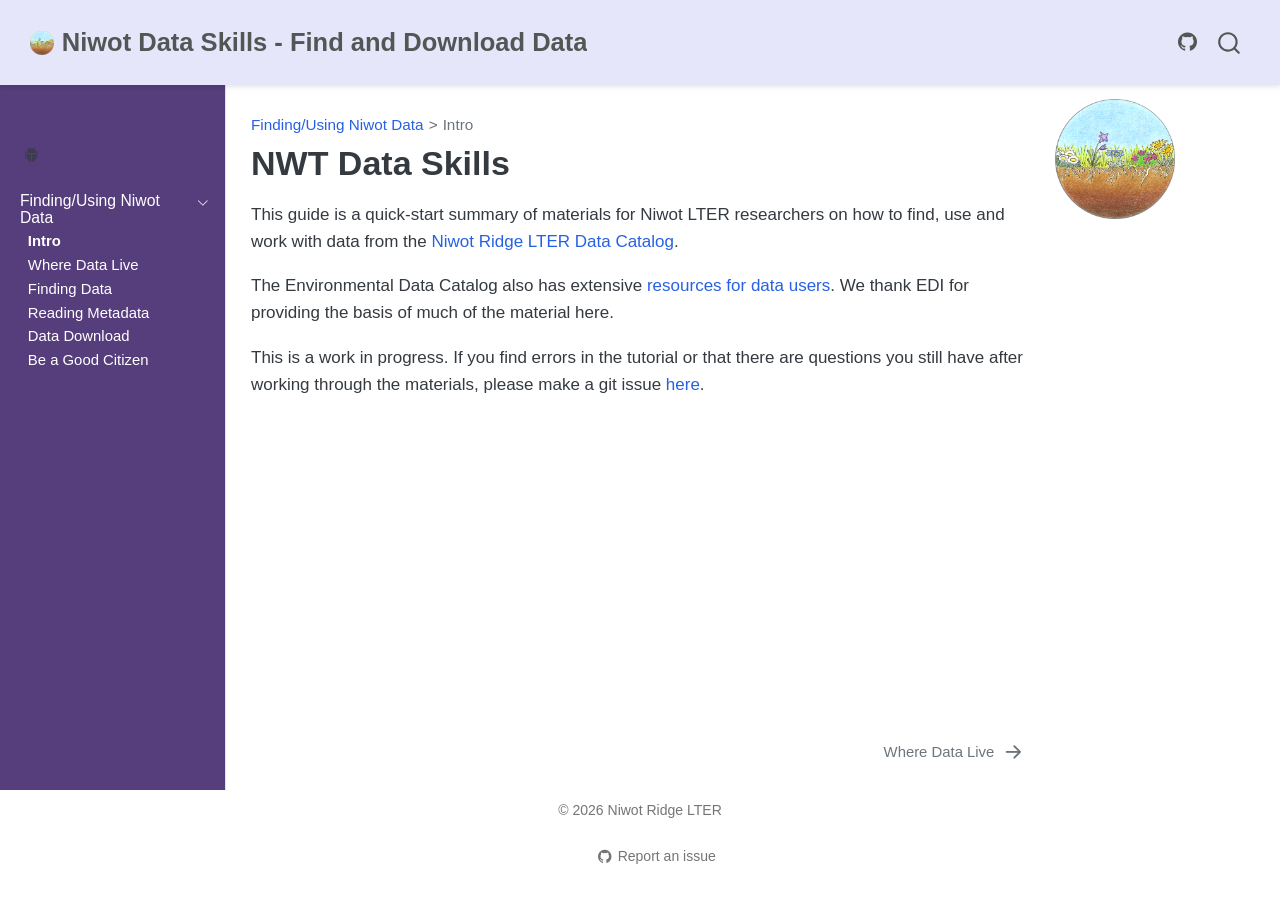
<file: docs/index.html>
<!DOCTYPE html>
<html xmlns="http://www.w3.org/1999/xhtml" lang="en" xml:lang="en"><head>

<meta charset="utf-8">
<meta name="generator" content="quarto-1.5.45">

<meta name="viewport" content="width=device-width, initial-scale=1.0, user-scalable=yes">


<title>NWT Data Skills – Niwot Data Skills - Find and Download Data</title>
<style>
code{white-space: pre-wrap;}
span.smallcaps{font-variant: small-caps;}
div.columns{display: flex; gap: min(4vw, 1.5em);}
div.column{flex: auto; overflow-x: auto;}
div.hanging-indent{margin-left: 1.5em; text-indent: -1.5em;}
ul.task-list{list-style: none;}
ul.task-list li input[type="checkbox"] {
  width: 0.8em;
  margin: 0 0.8em 0.2em -1em; /* quarto-specific, see https://github.com/quarto-dev/quarto-cli/issues/4556 */ 
  vertical-align: middle;
}
</style>


<script src="site_libs/quarto-nav/quarto-nav.js"></script>
<script src="site_libs/quarto-nav/headroom.min.js"></script>
<script src="site_libs/clipboard/clipboard.min.js"></script>
<script src="site_libs/quarto-search/autocomplete.umd.js"></script>
<script src="site_libs/quarto-search/fuse.min.js"></script>
<script src="site_libs/quarto-search/quarto-search.js"></script>
<meta name="quarto:offset" content="./">
<link href="./FIND_where_data_live.html" rel="next">
<script src="site_libs/quarto-html/quarto.js"></script>
<script src="site_libs/quarto-html/popper.min.js"></script>
<script src="site_libs/quarto-html/tippy.umd.min.js"></script>
<script src="site_libs/quarto-html/anchor.min.js"></script>
<link href="site_libs/quarto-html/tippy.css" rel="stylesheet">
<link href="site_libs/quarto-html/quarto-syntax-highlighting.css" rel="stylesheet" id="quarto-text-highlighting-styles">
<script src="site_libs/bootstrap/bootstrap.min.js"></script>
<link href="site_libs/bootstrap/bootstrap-icons.css" rel="stylesheet">
<link href="site_libs/bootstrap/bootstrap.min.css" rel="stylesheet" id="quarto-bootstrap" data-mode="light">
<script id="quarto-search-options" type="application/json">{
  "location": "navbar",
  "copy-button": false,
  "collapse-after": 3,
  "panel-placement": "end",
  "type": "overlay",
  "limit": 50,
  "keyboard-shortcut": [
    "f",
    "/",
    "s"
  ],
  "show-item-context": false,
  "language": {
    "search-no-results-text": "No results",
    "search-matching-documents-text": "matching documents",
    "search-copy-link-title": "Copy link to search",
    "search-hide-matches-text": "Hide additional matches",
    "search-more-match-text": "more match in this document",
    "search-more-matches-text": "more matches in this document",
    "search-clear-button-title": "Clear",
    "search-text-placeholder": "",
    "search-detached-cancel-button-title": "Cancel",
    "search-submit-button-title": "Submit",
    "search-label": "Search"
  }
}</script>
<script async="" src="https://www.googletagmanager.com/gtag/js?id=G-CW9RMD9SJW"></script>

<script type="text/javascript">

window.dataLayer = window.dataLayer || [];
function gtag(){dataLayer.push(arguments);}
gtag('js', new Date());
gtag('config', 'G-CW9RMD9SJW', { 'anonymize_ip': true});
</script>
<style>html{ scroll-behavior: smooth; }</style>


<link rel="stylesheet" href="styles.css">
</head>

<body class="nav-sidebar docked nav-fixed">

<div id="quarto-search-results"></div>
  <header id="quarto-header" class="headroom fixed-top">
    <nav class="navbar navbar-expand-lg " data-bs-theme="dark">
      <div class="navbar-container container-fluid">
      <div class="navbar-brand-container mx-auto">
    <a href="./index.html" class="navbar-brand navbar-brand-logo">
    <img src="./figures/Tundra_NoShrub_icon2.png" alt="" class="navbar-logo">
    </a>
    <a class="navbar-brand" href="./index.html">
    <span class="navbar-title">Niwot Data Skills - Find and Download Data</span>
    </a>
  </div>
            <div id="quarto-search" class="" title="Search"></div>
          <button class="navbar-toggler" type="button" data-bs-toggle="collapse" data-bs-target="#navbarCollapse" aria-controls="navbarCollapse" role="menu" aria-expanded="false" aria-label="Toggle navigation" onclick="if (window.quartoToggleHeadroom) { window.quartoToggleHeadroom(); }">
  <span class="navbar-toggler-icon"></span>
</button>
          <div class="collapse navbar-collapse" id="navbarCollapse">
            <ul class="navbar-nav navbar-nav-scroll ms-auto">
  <li class="nav-item compact">
    <a class="nav-link" href="https://github.com/NWTlter/NWT_Data_Skills_Find_And_Download"> <i class="bi bi-github" role="img">
</i> 
<span class="menu-text"></span></a>
  </li>  
</ul>
          </div> <!-- /navcollapse -->
            <div class="quarto-navbar-tools">
</div>
      </div> <!-- /container-fluid -->
    </nav>
  <nav class="quarto-secondary-nav">
    <div class="container-fluid d-flex">
      <button type="button" class="quarto-btn-toggle btn" data-bs-toggle="collapse" role="button" data-bs-target=".quarto-sidebar-collapse-item" aria-controls="quarto-sidebar" aria-expanded="false" aria-label="Toggle sidebar navigation" onclick="if (window.quartoToggleHeadroom) { window.quartoToggleHeadroom(); }">
        <i class="bi bi-layout-text-sidebar-reverse"></i>
      </button>
        <nav class="quarto-page-breadcrumbs" aria-label="breadcrumb"><ol class="breadcrumb"><li class="breadcrumb-item"><a href="./index.html">Finding/Using Niwot Data</a></li><li class="breadcrumb-item"><a href="./index.html">Intro</a></li></ol></nav>
        <a class="flex-grow-1" role="navigation" data-bs-toggle="collapse" data-bs-target=".quarto-sidebar-collapse-item" aria-controls="quarto-sidebar" aria-expanded="false" aria-label="Toggle sidebar navigation" onclick="if (window.quartoToggleHeadroom) { window.quartoToggleHeadroom(); }">      
        </a>
      <button type="button" class="btn quarto-search-button" aria-label="Search" onclick="window.quartoOpenSearch();">
        <i class="bi bi-search"></i>
      </button>
    </div>
  </nav>
</header>
<!-- content -->
<div id="quarto-content" class="quarto-container page-columns page-rows-contents page-layout-article page-navbar">
<!-- sidebar -->
  <nav id="quarto-sidebar" class="sidebar collapse collapse-horizontal quarto-sidebar-collapse-item sidebar-navigation docked overflow-auto">
        <div class="mt-2 flex-shrink-0 align-items-center">
        <div class="sidebar-search">
        <div id="quarto-search" class="" title="Search"></div>
        </div>
        </div>
        <div class="sidebar-tools-collapse">
    <a href="https://github.com/NWTlter/NWT_Data_Skills_Find_And_Download/issues/new" title="Report an issue" class="quarto-navigation-tool px-1" aria-label="Report an issue"><i class="bi bi-bug-fill"></i></a>
</div>
    <div class="sidebar-menu-container"> 
    <ul class="list-unstyled mt-1">
        <li class="sidebar-item sidebar-item-section">
      <div class="sidebar-item-container"> 
            <a class="sidebar-item-text sidebar-link text-start" data-bs-toggle="collapse" data-bs-target="#quarto-sidebar-section-1" role="navigation" aria-expanded="true">
 <span class="menu-text">Finding/Using Niwot Data</span></a>
          <a class="sidebar-item-toggle text-start" data-bs-toggle="collapse" data-bs-target="#quarto-sidebar-section-1" role="navigation" aria-expanded="true" aria-label="Toggle section">
            <i class="bi bi-chevron-right ms-2"></i>
          </a> 
      </div>
      <ul id="quarto-sidebar-section-1" class="collapse list-unstyled sidebar-section depth1 show">  
          <li class="sidebar-item">
  <div class="sidebar-item-container"> 
  <a href="./index.html" class="sidebar-item-text sidebar-link active">
 <span class="menu-text">Intro</span></a>
  </div>
</li>
          <li class="sidebar-item">
  <div class="sidebar-item-container"> 
  <a href="./FIND_where_data_live.html" class="sidebar-item-text sidebar-link">
 <span class="menu-text">Where Data Live</span></a>
  </div>
</li>
          <li class="sidebar-item">
  <div class="sidebar-item-container"> 
  <a href="./FIND_finding_data.html" class="sidebar-item-text sidebar-link">
 <span class="menu-text">Finding Data</span></a>
  </div>
</li>
          <li class="sidebar-item">
  <div class="sidebar-item-container"> 
  <a href="./FIND_reading_metadata.html" class="sidebar-item-text sidebar-link">
 <span class="menu-text">Reading Metadata</span></a>
  </div>
</li>
          <li class="sidebar-item">
  <div class="sidebar-item-container"> 
  <a href="./FIND_data_download.html" class="sidebar-item-text sidebar-link">
 <span class="menu-text">Data Download</span></a>
  </div>
</li>
          <li class="sidebar-item">
  <div class="sidebar-item-container"> 
  <a href="./FIND_be_a_good_citizen.html" class="sidebar-item-text sidebar-link">
 <span class="menu-text">Be a Good Citizen</span></a>
  </div>
</li>
      </ul>
  </li>
    </ul>
    </div>
</nav>
<div id="quarto-sidebar-glass" class="quarto-sidebar-collapse-item" data-bs-toggle="collapse" data-bs-target=".quarto-sidebar-collapse-item"></div>
<!-- margin-sidebar -->
    <div id="quarto-margin-sidebar" class="sidebar margin-sidebar">
        
    <div class="quarto-margin-footer"><div class="margin-footer-item">
<p><img src="figures/Tundra_NoShrub_icon2.png" class="img-fluid" style="width:60.0%"></p>
</div></div></div>
<!-- main -->
<main class="content" id="quarto-document-content">

<header id="title-block-header" class="quarto-title-block default"><nav class="quarto-page-breadcrumbs quarto-title-breadcrumbs d-none d-lg-block" aria-label="breadcrumb"><ol class="breadcrumb"><li class="breadcrumb-item"><a href="./index.html">Finding/Using Niwot Data</a></li><li class="breadcrumb-item"><a href="./index.html">Intro</a></li></ol></nav>
<div class="quarto-title">
<h1 class="title">NWT Data Skills</h1>
</div>



<div class="quarto-title-meta">

    
  
    
  </div>
  


</header>


<p>This guide is a quick-start summary of materials for Niwot LTER researchers on how to find, use and work with data from the <a href="https://nwt.lternet.edu/data-catalog">Niwot Ridge LTER Data Catalog</a>.</p>
<p>The Environmental Data Catalog also has extensive <a href="https://edirepository.org/resources/resources-for-data-users">resources for data users</a>. We thank EDI for providing the basis of much of the material here.</p>
<p>This is a work in progress. If you find errors in the tutorial or that there are questions you still have after working through the materials, please make a git issue <a href="https://github.com/NWTlter/NWT_Data_Skills_Find_And_Download/issues">here</a>.</p>



</main> <!-- /main -->
<script id="quarto-html-after-body" type="application/javascript">
window.document.addEventListener("DOMContentLoaded", function (event) {
  const toggleBodyColorMode = (bsSheetEl) => {
    const mode = bsSheetEl.getAttribute("data-mode");
    const bodyEl = window.document.querySelector("body");
    if (mode === "dark") {
      bodyEl.classList.add("quarto-dark");
      bodyEl.classList.remove("quarto-light");
    } else {
      bodyEl.classList.add("quarto-light");
      bodyEl.classList.remove("quarto-dark");
    }
  }
  const toggleBodyColorPrimary = () => {
    const bsSheetEl = window.document.querySelector("link#quarto-bootstrap");
    if (bsSheetEl) {
      toggleBodyColorMode(bsSheetEl);
    }
  }
  toggleBodyColorPrimary();  
  const icon = "";
  const anchorJS = new window.AnchorJS();
  anchorJS.options = {
    placement: 'right',
    icon: icon
  };
  anchorJS.add('.anchored');
  const isCodeAnnotation = (el) => {
    for (const clz of el.classList) {
      if (clz.startsWith('code-annotation-')) {                     
        return true;
      }
    }
    return false;
  }
  const onCopySuccess = function(e) {
    // button target
    const button = e.trigger;
    // don't keep focus
    button.blur();
    // flash "checked"
    button.classList.add('code-copy-button-checked');
    var currentTitle = button.getAttribute("title");
    button.setAttribute("title", "Copied!");
    let tooltip;
    if (window.bootstrap) {
      button.setAttribute("data-bs-toggle", "tooltip");
      button.setAttribute("data-bs-placement", "left");
      button.setAttribute("data-bs-title", "Copied!");
      tooltip = new bootstrap.Tooltip(button, 
        { trigger: "manual", 
          customClass: "code-copy-button-tooltip",
          offset: [0, -8]});
      tooltip.show();    
    }
    setTimeout(function() {
      if (tooltip) {
        tooltip.hide();
        button.removeAttribute("data-bs-title");
        button.removeAttribute("data-bs-toggle");
        button.removeAttribute("data-bs-placement");
      }
      button.setAttribute("title", currentTitle);
      button.classList.remove('code-copy-button-checked');
    }, 1000);
    // clear code selection
    e.clearSelection();
  }
  const getTextToCopy = function(trigger) {
      const codeEl = trigger.previousElementSibling.cloneNode(true);
      for (const childEl of codeEl.children) {
        if (isCodeAnnotation(childEl)) {
          childEl.remove();
        }
      }
      return codeEl.innerText;
  }
  const clipboard = new window.ClipboardJS('.code-copy-button:not([data-in-quarto-modal])', {
    text: getTextToCopy
  });
  clipboard.on('success', onCopySuccess);
  if (window.document.getElementById('quarto-embedded-source-code-modal')) {
    // For code content inside modals, clipBoardJS needs to be initialized with a container option
    // TODO: Check when it could be a function (https://github.com/zenorocha/clipboard.js/issues/860)
    const clipboardModal = new window.ClipboardJS('.code-copy-button[data-in-quarto-modal]', {
      text: getTextToCopy,
      container: window.document.getElementById('quarto-embedded-source-code-modal')
    });
    clipboardModal.on('success', onCopySuccess);
  }
    var localhostRegex = new RegExp(/^(?:http|https):\/\/localhost\:?[0-9]*\//);
    var mailtoRegex = new RegExp(/^mailto:/);
      var filterRegex = new RegExp('/' + window.location.host + '/');
    var isInternal = (href) => {
        return filterRegex.test(href) || localhostRegex.test(href) || mailtoRegex.test(href);
    }
    // Inspect non-navigation links and adorn them if external
 	var links = window.document.querySelectorAll('a[href]:not(.nav-link):not(.navbar-brand):not(.toc-action):not(.sidebar-link):not(.sidebar-item-toggle):not(.pagination-link):not(.no-external):not([aria-hidden]):not(.dropdown-item):not(.quarto-navigation-tool):not(.about-link)');
    for (var i=0; i<links.length; i++) {
      const link = links[i];
      if (!isInternal(link.href)) {
        // undo the damage that might have been done by quarto-nav.js in the case of
        // links that we want to consider external
        if (link.dataset.originalHref !== undefined) {
          link.href = link.dataset.originalHref;
        }
      }
    }
  function tippyHover(el, contentFn, onTriggerFn, onUntriggerFn) {
    const config = {
      allowHTML: true,
      maxWidth: 500,
      delay: 100,
      arrow: false,
      appendTo: function(el) {
          return el.parentElement;
      },
      interactive: true,
      interactiveBorder: 10,
      theme: 'quarto',
      placement: 'bottom-start',
    };
    if (contentFn) {
      config.content = contentFn;
    }
    if (onTriggerFn) {
      config.onTrigger = onTriggerFn;
    }
    if (onUntriggerFn) {
      config.onUntrigger = onUntriggerFn;
    }
    window.tippy(el, config); 
  }
  const noterefs = window.document.querySelectorAll('a[role="doc-noteref"]');
  for (var i=0; i<noterefs.length; i++) {
    const ref = noterefs[i];
    tippyHover(ref, function() {
      // use id or data attribute instead here
      let href = ref.getAttribute('data-footnote-href') || ref.getAttribute('href');
      try { href = new URL(href).hash; } catch {}
      const id = href.replace(/^#\/?/, "");
      const note = window.document.getElementById(id);
      if (note) {
        return note.innerHTML;
      } else {
        return "";
      }
    });
  }
  const xrefs = window.document.querySelectorAll('a.quarto-xref');
  const processXRef = (id, note) => {
    // Strip column container classes
    const stripColumnClz = (el) => {
      el.classList.remove("page-full", "page-columns");
      if (el.children) {
        for (const child of el.children) {
          stripColumnClz(child);
        }
      }
    }
    stripColumnClz(note)
    if (id === null || id.startsWith('sec-')) {
      // Special case sections, only their first couple elements
      const container = document.createElement("div");
      if (note.children && note.children.length > 2) {
        container.appendChild(note.children[0].cloneNode(true));
        for (let i = 1; i < note.children.length; i++) {
          const child = note.children[i];
          if (child.tagName === "P" && child.innerText === "") {
            continue;
          } else {
            container.appendChild(child.cloneNode(true));
            break;
          }
        }
        if (window.Quarto?.typesetMath) {
          window.Quarto.typesetMath(container);
        }
        return container.innerHTML
      } else {
        if (window.Quarto?.typesetMath) {
          window.Quarto.typesetMath(note);
        }
        return note.innerHTML;
      }
    } else {
      // Remove any anchor links if they are present
      const anchorLink = note.querySelector('a.anchorjs-link');
      if (anchorLink) {
        anchorLink.remove();
      }
      if (window.Quarto?.typesetMath) {
        window.Quarto.typesetMath(note);
      }
      // TODO in 1.5, we should make sure this works without a callout special case
      if (note.classList.contains("callout")) {
        return note.outerHTML;
      } else {
        return note.innerHTML;
      }
    }
  }
  for (var i=0; i<xrefs.length; i++) {
    const xref = xrefs[i];
    tippyHover(xref, undefined, function(instance) {
      instance.disable();
      let url = xref.getAttribute('href');
      let hash = undefined; 
      if (url.startsWith('#')) {
        hash = url;
      } else {
        try { hash = new URL(url).hash; } catch {}
      }
      if (hash) {
        const id = hash.replace(/^#\/?/, "");
        const note = window.document.getElementById(id);
        if (note !== null) {
          try {
            const html = processXRef(id, note.cloneNode(true));
            instance.setContent(html);
          } finally {
            instance.enable();
            instance.show();
          }
        } else {
          // See if we can fetch this
          fetch(url.split('#')[0])
          .then(res => res.text())
          .then(html => {
            const parser = new DOMParser();
            const htmlDoc = parser.parseFromString(html, "text/html");
            const note = htmlDoc.getElementById(id);
            if (note !== null) {
              const html = processXRef(id, note);
              instance.setContent(html);
            } 
          }).finally(() => {
            instance.enable();
            instance.show();
          });
        }
      } else {
        // See if we can fetch a full url (with no hash to target)
        // This is a special case and we should probably do some content thinning / targeting
        fetch(url)
        .then(res => res.text())
        .then(html => {
          const parser = new DOMParser();
          const htmlDoc = parser.parseFromString(html, "text/html");
          const note = htmlDoc.querySelector('main.content');
          if (note !== null) {
            // This should only happen for chapter cross references
            // (since there is no id in the URL)
            // remove the first header
            if (note.children.length > 0 && note.children[0].tagName === "HEADER") {
              note.children[0].remove();
            }
            const html = processXRef(null, note);
            instance.setContent(html);
          } 
        }).finally(() => {
          instance.enable();
          instance.show();
        });
      }
    }, function(instance) {
    });
  }
      let selectedAnnoteEl;
      const selectorForAnnotation = ( cell, annotation) => {
        let cellAttr = 'data-code-cell="' + cell + '"';
        let lineAttr = 'data-code-annotation="' +  annotation + '"';
        const selector = 'span[' + cellAttr + '][' + lineAttr + ']';
        return selector;
      }
      const selectCodeLines = (annoteEl) => {
        const doc = window.document;
        const targetCell = annoteEl.getAttribute("data-target-cell");
        const targetAnnotation = annoteEl.getAttribute("data-target-annotation");
        const annoteSpan = window.document.querySelector(selectorForAnnotation(targetCell, targetAnnotation));
        const lines = annoteSpan.getAttribute("data-code-lines").split(",");
        const lineIds = lines.map((line) => {
          return targetCell + "-" + line;
        })
        let top = null;
        let height = null;
        let parent = null;
        if (lineIds.length > 0) {
            //compute the position of the single el (top and bottom and make a div)
            const el = window.document.getElementById(lineIds[0]);
            top = el.offsetTop;
            height = el.offsetHeight;
            parent = el.parentElement.parentElement;
          if (lineIds.length > 1) {
            const lastEl = window.document.getElementById(lineIds[lineIds.length - 1]);
            const bottom = lastEl.offsetTop + lastEl.offsetHeight;
            height = bottom - top;
          }
          if (top !== null && height !== null && parent !== null) {
            // cook up a div (if necessary) and position it 
            let div = window.document.getElementById("code-annotation-line-highlight");
            if (div === null) {
              div = window.document.createElement("div");
              div.setAttribute("id", "code-annotation-line-highlight");
              div.style.position = 'absolute';
              parent.appendChild(div);
            }
            div.style.top = top - 2 + "px";
            div.style.height = height + 4 + "px";
            div.style.left = 0;
            let gutterDiv = window.document.getElementById("code-annotation-line-highlight-gutter");
            if (gutterDiv === null) {
              gutterDiv = window.document.createElement("div");
              gutterDiv.setAttribute("id", "code-annotation-line-highlight-gutter");
              gutterDiv.style.position = 'absolute';
              const codeCell = window.document.getElementById(targetCell);
              const gutter = codeCell.querySelector('.code-annotation-gutter');
              gutter.appendChild(gutterDiv);
            }
            gutterDiv.style.top = top - 2 + "px";
            gutterDiv.style.height = height + 4 + "px";
          }
          selectedAnnoteEl = annoteEl;
        }
      };
      const unselectCodeLines = () => {
        const elementsIds = ["code-annotation-line-highlight", "code-annotation-line-highlight-gutter"];
        elementsIds.forEach((elId) => {
          const div = window.document.getElementById(elId);
          if (div) {
            div.remove();
          }
        });
        selectedAnnoteEl = undefined;
      };
        // Handle positioning of the toggle
    window.addEventListener(
      "resize",
      throttle(() => {
        elRect = undefined;
        if (selectedAnnoteEl) {
          selectCodeLines(selectedAnnoteEl);
        }
      }, 10)
    );
    function throttle(fn, ms) {
    let throttle = false;
    let timer;
      return (...args) => {
        if(!throttle) { // first call gets through
            fn.apply(this, args);
            throttle = true;
        } else { // all the others get throttled
            if(timer) clearTimeout(timer); // cancel #2
            timer = setTimeout(() => {
              fn.apply(this, args);
              timer = throttle = false;
            }, ms);
        }
      };
    }
      // Attach click handler to the DT
      const annoteDls = window.document.querySelectorAll('dt[data-target-cell]');
      for (const annoteDlNode of annoteDls) {
        annoteDlNode.addEventListener('click', (event) => {
          const clickedEl = event.target;
          if (clickedEl !== selectedAnnoteEl) {
            unselectCodeLines();
            const activeEl = window.document.querySelector('dt[data-target-cell].code-annotation-active');
            if (activeEl) {
              activeEl.classList.remove('code-annotation-active');
            }
            selectCodeLines(clickedEl);
            clickedEl.classList.add('code-annotation-active');
          } else {
            // Unselect the line
            unselectCodeLines();
            clickedEl.classList.remove('code-annotation-active');
          }
        });
      }
  const findCites = (el) => {
    const parentEl = el.parentElement;
    if (parentEl) {
      const cites = parentEl.dataset.cites;
      if (cites) {
        return {
          el,
          cites: cites.split(' ')
        };
      } else {
        return findCites(el.parentElement)
      }
    } else {
      return undefined;
    }
  };
  var bibliorefs = window.document.querySelectorAll('a[role="doc-biblioref"]');
  for (var i=0; i<bibliorefs.length; i++) {
    const ref = bibliorefs[i];
    const citeInfo = findCites(ref);
    if (citeInfo) {
      tippyHover(citeInfo.el, function() {
        var popup = window.document.createElement('div');
        citeInfo.cites.forEach(function(cite) {
          var citeDiv = window.document.createElement('div');
          citeDiv.classList.add('hanging-indent');
          citeDiv.classList.add('csl-entry');
          var biblioDiv = window.document.getElementById('ref-' + cite);
          if (biblioDiv) {
            citeDiv.innerHTML = biblioDiv.innerHTML;
          }
          popup.appendChild(citeDiv);
        });
        return popup.innerHTML;
      });
    }
  }
});
</script>
<nav class="page-navigation">
  <div class="nav-page nav-page-previous">
  </div>
  <div class="nav-page nav-page-next">
      <a href="./FIND_where_data_live.html" class="pagination-link" aria-label="Where Data Live">
        <span class="nav-page-text">Where Data Live</span> <i class="bi bi-arrow-right-short"></i>
      </a>
  </div>
</nav>
</div> <!-- /content -->
<footer class="footer">
  <div class="nav-footer">
    <div class="nav-footer-left">
      &nbsp;
    </div>   
    <div class="nav-footer-center">
<p>© 2026 Niwot Ridge LTER</p>
<div class="toc-actions"><ul><li><a href="https://github.com/NWTlter/NWT_Data_Skills_Find_And_Download/issues/new" class="toc-action"><i class="bi bi-github"></i>Report an issue</a></li></ul></div></div>
    <div class="nav-footer-right">
      &nbsp;
    </div>
  </div>
</footer>




<script src="site_libs/quarto-html/zenscroll-min.js"></script>
</body></html>
</file>
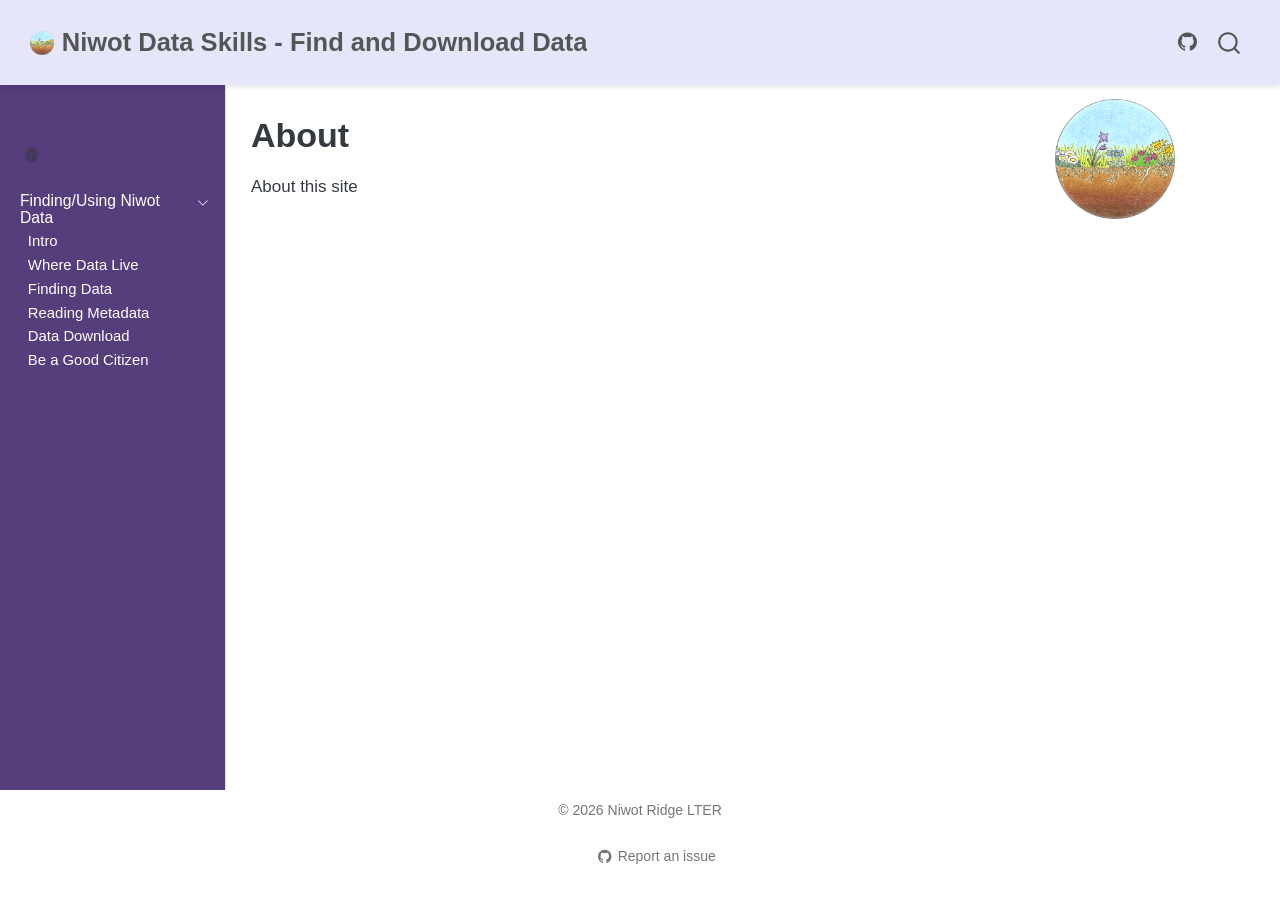
<file: docs/about.html>
<!DOCTYPE html>
<html xmlns="http://www.w3.org/1999/xhtml" lang="en" xml:lang="en"><head>

<meta charset="utf-8">
<meta name="generator" content="quarto-1.5.45">

<meta name="viewport" content="width=device-width, initial-scale=1.0, user-scalable=yes">


<title>About – Niwot Data Skills - Find and Download Data</title>
<style>
code{white-space: pre-wrap;}
span.smallcaps{font-variant: small-caps;}
div.columns{display: flex; gap: min(4vw, 1.5em);}
div.column{flex: auto; overflow-x: auto;}
div.hanging-indent{margin-left: 1.5em; text-indent: -1.5em;}
ul.task-list{list-style: none;}
ul.task-list li input[type="checkbox"] {
  width: 0.8em;
  margin: 0 0.8em 0.2em -1em; /* quarto-specific, see https://github.com/quarto-dev/quarto-cli/issues/4556 */ 
  vertical-align: middle;
}
</style>


<script src="site_libs/quarto-nav/quarto-nav.js"></script>
<script src="site_libs/quarto-nav/headroom.min.js"></script>
<script src="site_libs/clipboard/clipboard.min.js"></script>
<script src="site_libs/quarto-search/autocomplete.umd.js"></script>
<script src="site_libs/quarto-search/fuse.min.js"></script>
<script src="site_libs/quarto-search/quarto-search.js"></script>
<meta name="quarto:offset" content="./">
<script src="site_libs/quarto-html/quarto.js"></script>
<script src="site_libs/quarto-html/popper.min.js"></script>
<script src="site_libs/quarto-html/tippy.umd.min.js"></script>
<script src="site_libs/quarto-html/anchor.min.js"></script>
<link href="site_libs/quarto-html/tippy.css" rel="stylesheet">
<link href="site_libs/quarto-html/quarto-syntax-highlighting.css" rel="stylesheet" id="quarto-text-highlighting-styles">
<script src="site_libs/bootstrap/bootstrap.min.js"></script>
<link href="site_libs/bootstrap/bootstrap-icons.css" rel="stylesheet">
<link href="site_libs/bootstrap/bootstrap.min.css" rel="stylesheet" id="quarto-bootstrap" data-mode="light">
<script id="quarto-search-options" type="application/json">{
  "location": "navbar",
  "copy-button": false,
  "collapse-after": 3,
  "panel-placement": "end",
  "type": "overlay",
  "limit": 50,
  "keyboard-shortcut": [
    "f",
    "/",
    "s"
  ],
  "show-item-context": false,
  "language": {
    "search-no-results-text": "No results",
    "search-matching-documents-text": "matching documents",
    "search-copy-link-title": "Copy link to search",
    "search-hide-matches-text": "Hide additional matches",
    "search-more-match-text": "more match in this document",
    "search-more-matches-text": "more matches in this document",
    "search-clear-button-title": "Clear",
    "search-text-placeholder": "",
    "search-detached-cancel-button-title": "Cancel",
    "search-submit-button-title": "Submit",
    "search-label": "Search"
  }
}</script>
<script async="" src="https://www.googletagmanager.com/gtag/js?id=G-CW9RMD9SJW"></script>

<script type="text/javascript">

window.dataLayer = window.dataLayer || [];
function gtag(){dataLayer.push(arguments);}
gtag('js', new Date());
gtag('config', 'G-CW9RMD9SJW', { 'anonymize_ip': true});
</script>
<style>html{ scroll-behavior: smooth; }</style>


<link rel="stylesheet" href="styles.css">
</head>

<body class="nav-sidebar docked nav-fixed">

<div id="quarto-search-results"></div>
  <header id="quarto-header" class="headroom fixed-top">
    <nav class="navbar navbar-expand-lg " data-bs-theme="dark">
      <div class="navbar-container container-fluid">
      <div class="navbar-brand-container mx-auto">
    <a href="./index.html" class="navbar-brand navbar-brand-logo">
    <img src="./figures/Tundra_NoShrub_icon2.png" alt="" class="navbar-logo">
    </a>
    <a class="navbar-brand" href="./index.html">
    <span class="navbar-title">Niwot Data Skills - Find and Download Data</span>
    </a>
  </div>
            <div id="quarto-search" class="" title="Search"></div>
          <button class="navbar-toggler" type="button" data-bs-toggle="collapse" data-bs-target="#navbarCollapse" aria-controls="navbarCollapse" role="menu" aria-expanded="false" aria-label="Toggle navigation" onclick="if (window.quartoToggleHeadroom) { window.quartoToggleHeadroom(); }">
  <span class="navbar-toggler-icon"></span>
</button>
          <div class="collapse navbar-collapse" id="navbarCollapse">
            <ul class="navbar-nav navbar-nav-scroll ms-auto">
  <li class="nav-item compact">
    <a class="nav-link" href="https://github.com/NWTlter/NWT_Data_Skills_Find_And_Download"> <i class="bi bi-github" role="img">
</i> 
<span class="menu-text"></span></a>
  </li>  
</ul>
          </div> <!-- /navcollapse -->
            <div class="quarto-navbar-tools">
</div>
      </div> <!-- /container-fluid -->
    </nav>
  <nav class="quarto-secondary-nav">
    <div class="container-fluid d-flex">
      <button type="button" class="quarto-btn-toggle btn" data-bs-toggle="collapse" role="button" data-bs-target=".quarto-sidebar-collapse-item" aria-controls="quarto-sidebar" aria-expanded="false" aria-label="Toggle sidebar navigation" onclick="if (window.quartoToggleHeadroom) { window.quartoToggleHeadroom(); }">
        <i class="bi bi-layout-text-sidebar-reverse"></i>
      </button>
        <nav class="quarto-page-breadcrumbs" aria-label="breadcrumb"><ol class="breadcrumb"><li class="breadcrumb-item">About</li></ol></nav>
        <a class="flex-grow-1" role="navigation" data-bs-toggle="collapse" data-bs-target=".quarto-sidebar-collapse-item" aria-controls="quarto-sidebar" aria-expanded="false" aria-label="Toggle sidebar navigation" onclick="if (window.quartoToggleHeadroom) { window.quartoToggleHeadroom(); }">      
        </a>
      <button type="button" class="btn quarto-search-button" aria-label="Search" onclick="window.quartoOpenSearch();">
        <i class="bi bi-search"></i>
      </button>
    </div>
  </nav>
</header>
<!-- content -->
<div id="quarto-content" class="quarto-container page-columns page-rows-contents page-layout-article page-navbar">
<!-- sidebar -->
  <nav id="quarto-sidebar" class="sidebar collapse collapse-horizontal quarto-sidebar-collapse-item sidebar-navigation docked overflow-auto">
        <div class="mt-2 flex-shrink-0 align-items-center">
        <div class="sidebar-search">
        <div id="quarto-search" class="" title="Search"></div>
        </div>
        </div>
        <div class="sidebar-tools-collapse">
    <a href="https://github.com/NWTlter/NWT_Data_Skills_Find_And_Download/issues/new" title="Report an issue" class="quarto-navigation-tool px-1" aria-label="Report an issue"><i class="bi bi-bug-fill"></i></a>
</div>
    <div class="sidebar-menu-container"> 
    <ul class="list-unstyled mt-1">
        <li class="sidebar-item sidebar-item-section">
      <div class="sidebar-item-container"> 
            <a class="sidebar-item-text sidebar-link text-start" data-bs-toggle="collapse" data-bs-target="#quarto-sidebar-section-1" role="navigation" aria-expanded="true">
 <span class="menu-text">Finding/Using Niwot Data</span></a>
          <a class="sidebar-item-toggle text-start" data-bs-toggle="collapse" data-bs-target="#quarto-sidebar-section-1" role="navigation" aria-expanded="true" aria-label="Toggle section">
            <i class="bi bi-chevron-right ms-2"></i>
          </a> 
      </div>
      <ul id="quarto-sidebar-section-1" class="collapse list-unstyled sidebar-section depth1 show">  
          <li class="sidebar-item">
  <div class="sidebar-item-container"> 
  <a href="./index.html" class="sidebar-item-text sidebar-link">
 <span class="menu-text">Intro</span></a>
  </div>
</li>
          <li class="sidebar-item">
  <div class="sidebar-item-container"> 
  <a href="./FIND_where_data_live.html" class="sidebar-item-text sidebar-link">
 <span class="menu-text">Where Data Live</span></a>
  </div>
</li>
          <li class="sidebar-item">
  <div class="sidebar-item-container"> 
  <a href="./FIND_finding_data.html" class="sidebar-item-text sidebar-link">
 <span class="menu-text">Finding Data</span></a>
  </div>
</li>
          <li class="sidebar-item">
  <div class="sidebar-item-container"> 
  <a href="./FIND_reading_metadata.html" class="sidebar-item-text sidebar-link">
 <span class="menu-text">Reading Metadata</span></a>
  </div>
</li>
          <li class="sidebar-item">
  <div class="sidebar-item-container"> 
  <a href="./FIND_data_download.html" class="sidebar-item-text sidebar-link">
 <span class="menu-text">Data Download</span></a>
  </div>
</li>
          <li class="sidebar-item">
  <div class="sidebar-item-container"> 
  <a href="./FIND_be_a_good_citizen.html" class="sidebar-item-text sidebar-link">
 <span class="menu-text">Be a Good Citizen</span></a>
  </div>
</li>
      </ul>
  </li>
    </ul>
    </div>
</nav>
<div id="quarto-sidebar-glass" class="quarto-sidebar-collapse-item" data-bs-toggle="collapse" data-bs-target=".quarto-sidebar-collapse-item"></div>
<!-- margin-sidebar -->
    <div id="quarto-margin-sidebar" class="sidebar margin-sidebar">
        
    <div class="quarto-margin-footer"><div class="margin-footer-item">
<p><img src="figures/Tundra_NoShrub_icon2.png" class="img-fluid" style="width:60.0%"></p>
</div></div></div>
<!-- main -->
<main class="content" id="quarto-document-content">

<header id="title-block-header" class="quarto-title-block default">
<div class="quarto-title">
<h1 class="title">About</h1>
</div>



<div class="quarto-title-meta">

    
  
    
  </div>
  


</header>


<p>About this site</p>



</main> <!-- /main -->
<script id="quarto-html-after-body" type="application/javascript">
window.document.addEventListener("DOMContentLoaded", function (event) {
  const toggleBodyColorMode = (bsSheetEl) => {
    const mode = bsSheetEl.getAttribute("data-mode");
    const bodyEl = window.document.querySelector("body");
    if (mode === "dark") {
      bodyEl.classList.add("quarto-dark");
      bodyEl.classList.remove("quarto-light");
    } else {
      bodyEl.classList.add("quarto-light");
      bodyEl.classList.remove("quarto-dark");
    }
  }
  const toggleBodyColorPrimary = () => {
    const bsSheetEl = window.document.querySelector("link#quarto-bootstrap");
    if (bsSheetEl) {
      toggleBodyColorMode(bsSheetEl);
    }
  }
  toggleBodyColorPrimary();  
  const icon = "";
  const anchorJS = new window.AnchorJS();
  anchorJS.options = {
    placement: 'right',
    icon: icon
  };
  anchorJS.add('.anchored');
  const isCodeAnnotation = (el) => {
    for (const clz of el.classList) {
      if (clz.startsWith('code-annotation-')) {                     
        return true;
      }
    }
    return false;
  }
  const onCopySuccess = function(e) {
    // button target
    const button = e.trigger;
    // don't keep focus
    button.blur();
    // flash "checked"
    button.classList.add('code-copy-button-checked');
    var currentTitle = button.getAttribute("title");
    button.setAttribute("title", "Copied!");
    let tooltip;
    if (window.bootstrap) {
      button.setAttribute("data-bs-toggle", "tooltip");
      button.setAttribute("data-bs-placement", "left");
      button.setAttribute("data-bs-title", "Copied!");
      tooltip = new bootstrap.Tooltip(button, 
        { trigger: "manual", 
          customClass: "code-copy-button-tooltip",
          offset: [0, -8]});
      tooltip.show();    
    }
    setTimeout(function() {
      if (tooltip) {
        tooltip.hide();
        button.removeAttribute("data-bs-title");
        button.removeAttribute("data-bs-toggle");
        button.removeAttribute("data-bs-placement");
      }
      button.setAttribute("title", currentTitle);
      button.classList.remove('code-copy-button-checked');
    }, 1000);
    // clear code selection
    e.clearSelection();
  }
  const getTextToCopy = function(trigger) {
      const codeEl = trigger.previousElementSibling.cloneNode(true);
      for (const childEl of codeEl.children) {
        if (isCodeAnnotation(childEl)) {
          childEl.remove();
        }
      }
      return codeEl.innerText;
  }
  const clipboard = new window.ClipboardJS('.code-copy-button:not([data-in-quarto-modal])', {
    text: getTextToCopy
  });
  clipboard.on('success', onCopySuccess);
  if (window.document.getElementById('quarto-embedded-source-code-modal')) {
    // For code content inside modals, clipBoardJS needs to be initialized with a container option
    // TODO: Check when it could be a function (https://github.com/zenorocha/clipboard.js/issues/860)
    const clipboardModal = new window.ClipboardJS('.code-copy-button[data-in-quarto-modal]', {
      text: getTextToCopy,
      container: window.document.getElementById('quarto-embedded-source-code-modal')
    });
    clipboardModal.on('success', onCopySuccess);
  }
    var localhostRegex = new RegExp(/^(?:http|https):\/\/localhost\:?[0-9]*\//);
    var mailtoRegex = new RegExp(/^mailto:/);
      var filterRegex = new RegExp('/' + window.location.host + '/');
    var isInternal = (href) => {
        return filterRegex.test(href) || localhostRegex.test(href) || mailtoRegex.test(href);
    }
    // Inspect non-navigation links and adorn them if external
 	var links = window.document.querySelectorAll('a[href]:not(.nav-link):not(.navbar-brand):not(.toc-action):not(.sidebar-link):not(.sidebar-item-toggle):not(.pagination-link):not(.no-external):not([aria-hidden]):not(.dropdown-item):not(.quarto-navigation-tool):not(.about-link)');
    for (var i=0; i<links.length; i++) {
      const link = links[i];
      if (!isInternal(link.href)) {
        // undo the damage that might have been done by quarto-nav.js in the case of
        // links that we want to consider external
        if (link.dataset.originalHref !== undefined) {
          link.href = link.dataset.originalHref;
        }
      }
    }
  function tippyHover(el, contentFn, onTriggerFn, onUntriggerFn) {
    const config = {
      allowHTML: true,
      maxWidth: 500,
      delay: 100,
      arrow: false,
      appendTo: function(el) {
          return el.parentElement;
      },
      interactive: true,
      interactiveBorder: 10,
      theme: 'quarto',
      placement: 'bottom-start',
    };
    if (contentFn) {
      config.content = contentFn;
    }
    if (onTriggerFn) {
      config.onTrigger = onTriggerFn;
    }
    if (onUntriggerFn) {
      config.onUntrigger = onUntriggerFn;
    }
    window.tippy(el, config); 
  }
  const noterefs = window.document.querySelectorAll('a[role="doc-noteref"]');
  for (var i=0; i<noterefs.length; i++) {
    const ref = noterefs[i];
    tippyHover(ref, function() {
      // use id or data attribute instead here
      let href = ref.getAttribute('data-footnote-href') || ref.getAttribute('href');
      try { href = new URL(href).hash; } catch {}
      const id = href.replace(/^#\/?/, "");
      const note = window.document.getElementById(id);
      if (note) {
        return note.innerHTML;
      } else {
        return "";
      }
    });
  }
  const xrefs = window.document.querySelectorAll('a.quarto-xref');
  const processXRef = (id, note) => {
    // Strip column container classes
    const stripColumnClz = (el) => {
      el.classList.remove("page-full", "page-columns");
      if (el.children) {
        for (const child of el.children) {
          stripColumnClz(child);
        }
      }
    }
    stripColumnClz(note)
    if (id === null || id.startsWith('sec-')) {
      // Special case sections, only their first couple elements
      const container = document.createElement("div");
      if (note.children && note.children.length > 2) {
        container.appendChild(note.children[0].cloneNode(true));
        for (let i = 1; i < note.children.length; i++) {
          const child = note.children[i];
          if (child.tagName === "P" && child.innerText === "") {
            continue;
          } else {
            container.appendChild(child.cloneNode(true));
            break;
          }
        }
        if (window.Quarto?.typesetMath) {
          window.Quarto.typesetMath(container);
        }
        return container.innerHTML
      } else {
        if (window.Quarto?.typesetMath) {
          window.Quarto.typesetMath(note);
        }
        return note.innerHTML;
      }
    } else {
      // Remove any anchor links if they are present
      const anchorLink = note.querySelector('a.anchorjs-link');
      if (anchorLink) {
        anchorLink.remove();
      }
      if (window.Quarto?.typesetMath) {
        window.Quarto.typesetMath(note);
      }
      // TODO in 1.5, we should make sure this works without a callout special case
      if (note.classList.contains("callout")) {
        return note.outerHTML;
      } else {
        return note.innerHTML;
      }
    }
  }
  for (var i=0; i<xrefs.length; i++) {
    const xref = xrefs[i];
    tippyHover(xref, undefined, function(instance) {
      instance.disable();
      let url = xref.getAttribute('href');
      let hash = undefined; 
      if (url.startsWith('#')) {
        hash = url;
      } else {
        try { hash = new URL(url).hash; } catch {}
      }
      if (hash) {
        const id = hash.replace(/^#\/?/, "");
        const note = window.document.getElementById(id);
        if (note !== null) {
          try {
            const html = processXRef(id, note.cloneNode(true));
            instance.setContent(html);
          } finally {
            instance.enable();
            instance.show();
          }
        } else {
          // See if we can fetch this
          fetch(url.split('#')[0])
          .then(res => res.text())
          .then(html => {
            const parser = new DOMParser();
            const htmlDoc = parser.parseFromString(html, "text/html");
            const note = htmlDoc.getElementById(id);
            if (note !== null) {
              const html = processXRef(id, note);
              instance.setContent(html);
            } 
          }).finally(() => {
            instance.enable();
            instance.show();
          });
        }
      } else {
        // See if we can fetch a full url (with no hash to target)
        // This is a special case and we should probably do some content thinning / targeting
        fetch(url)
        .then(res => res.text())
        .then(html => {
          const parser = new DOMParser();
          const htmlDoc = parser.parseFromString(html, "text/html");
          const note = htmlDoc.querySelector('main.content');
          if (note !== null) {
            // This should only happen for chapter cross references
            // (since there is no id in the URL)
            // remove the first header
            if (note.children.length > 0 && note.children[0].tagName === "HEADER") {
              note.children[0].remove();
            }
            const html = processXRef(null, note);
            instance.setContent(html);
          } 
        }).finally(() => {
          instance.enable();
          instance.show();
        });
      }
    }, function(instance) {
    });
  }
      let selectedAnnoteEl;
      const selectorForAnnotation = ( cell, annotation) => {
        let cellAttr = 'data-code-cell="' + cell + '"';
        let lineAttr = 'data-code-annotation="' +  annotation + '"';
        const selector = 'span[' + cellAttr + '][' + lineAttr + ']';
        return selector;
      }
      const selectCodeLines = (annoteEl) => {
        const doc = window.document;
        const targetCell = annoteEl.getAttribute("data-target-cell");
        const targetAnnotation = annoteEl.getAttribute("data-target-annotation");
        const annoteSpan = window.document.querySelector(selectorForAnnotation(targetCell, targetAnnotation));
        const lines = annoteSpan.getAttribute("data-code-lines").split(",");
        const lineIds = lines.map((line) => {
          return targetCell + "-" + line;
        })
        let top = null;
        let height = null;
        let parent = null;
        if (lineIds.length > 0) {
            //compute the position of the single el (top and bottom and make a div)
            const el = window.document.getElementById(lineIds[0]);
            top = el.offsetTop;
            height = el.offsetHeight;
            parent = el.parentElement.parentElement;
          if (lineIds.length > 1) {
            const lastEl = window.document.getElementById(lineIds[lineIds.length - 1]);
            const bottom = lastEl.offsetTop + lastEl.offsetHeight;
            height = bottom - top;
          }
          if (top !== null && height !== null && parent !== null) {
            // cook up a div (if necessary) and position it 
            let div = window.document.getElementById("code-annotation-line-highlight");
            if (div === null) {
              div = window.document.createElement("div");
              div.setAttribute("id", "code-annotation-line-highlight");
              div.style.position = 'absolute';
              parent.appendChild(div);
            }
            div.style.top = top - 2 + "px";
            div.style.height = height + 4 + "px";
            div.style.left = 0;
            let gutterDiv = window.document.getElementById("code-annotation-line-highlight-gutter");
            if (gutterDiv === null) {
              gutterDiv = window.document.createElement("div");
              gutterDiv.setAttribute("id", "code-annotation-line-highlight-gutter");
              gutterDiv.style.position = 'absolute';
              const codeCell = window.document.getElementById(targetCell);
              const gutter = codeCell.querySelector('.code-annotation-gutter');
              gutter.appendChild(gutterDiv);
            }
            gutterDiv.style.top = top - 2 + "px";
            gutterDiv.style.height = height + 4 + "px";
          }
          selectedAnnoteEl = annoteEl;
        }
      };
      const unselectCodeLines = () => {
        const elementsIds = ["code-annotation-line-highlight", "code-annotation-line-highlight-gutter"];
        elementsIds.forEach((elId) => {
          const div = window.document.getElementById(elId);
          if (div) {
            div.remove();
          }
        });
        selectedAnnoteEl = undefined;
      };
        // Handle positioning of the toggle
    window.addEventListener(
      "resize",
      throttle(() => {
        elRect = undefined;
        if (selectedAnnoteEl) {
          selectCodeLines(selectedAnnoteEl);
        }
      }, 10)
    );
    function throttle(fn, ms) {
    let throttle = false;
    let timer;
      return (...args) => {
        if(!throttle) { // first call gets through
            fn.apply(this, args);
            throttle = true;
        } else { // all the others get throttled
            if(timer) clearTimeout(timer); // cancel #2
            timer = setTimeout(() => {
              fn.apply(this, args);
              timer = throttle = false;
            }, ms);
        }
      };
    }
      // Attach click handler to the DT
      const annoteDls = window.document.querySelectorAll('dt[data-target-cell]');
      for (const annoteDlNode of annoteDls) {
        annoteDlNode.addEventListener('click', (event) => {
          const clickedEl = event.target;
          if (clickedEl !== selectedAnnoteEl) {
            unselectCodeLines();
            const activeEl = window.document.querySelector('dt[data-target-cell].code-annotation-active');
            if (activeEl) {
              activeEl.classList.remove('code-annotation-active');
            }
            selectCodeLines(clickedEl);
            clickedEl.classList.add('code-annotation-active');
          } else {
            // Unselect the line
            unselectCodeLines();
            clickedEl.classList.remove('code-annotation-active');
          }
        });
      }
  const findCites = (el) => {
    const parentEl = el.parentElement;
    if (parentEl) {
      const cites = parentEl.dataset.cites;
      if (cites) {
        return {
          el,
          cites: cites.split(' ')
        };
      } else {
        return findCites(el.parentElement)
      }
    } else {
      return undefined;
    }
  };
  var bibliorefs = window.document.querySelectorAll('a[role="doc-biblioref"]');
  for (var i=0; i<bibliorefs.length; i++) {
    const ref = bibliorefs[i];
    const citeInfo = findCites(ref);
    if (citeInfo) {
      tippyHover(citeInfo.el, function() {
        var popup = window.document.createElement('div');
        citeInfo.cites.forEach(function(cite) {
          var citeDiv = window.document.createElement('div');
          citeDiv.classList.add('hanging-indent');
          citeDiv.classList.add('csl-entry');
          var biblioDiv = window.document.getElementById('ref-' + cite);
          if (biblioDiv) {
            citeDiv.innerHTML = biblioDiv.innerHTML;
          }
          popup.appendChild(citeDiv);
        });
        return popup.innerHTML;
      });
    }
  }
});
</script>
</div> <!-- /content -->
<footer class="footer">
  <div class="nav-footer">
    <div class="nav-footer-left">
      &nbsp;
    </div>   
    <div class="nav-footer-center">
<p>© 2026 Niwot Ridge LTER</p>
<div class="toc-actions"><ul><li><a href="https://github.com/NWTlter/NWT_Data_Skills_Find_And_Download/issues/new" class="toc-action"><i class="bi bi-github"></i>Report an issue</a></li></ul></div></div>
    <div class="nav-footer-right">
      &nbsp;
    </div>
  </div>
</footer>




<script src="site_libs/quarto-html/zenscroll-min.js"></script>
</body></html>
</file>
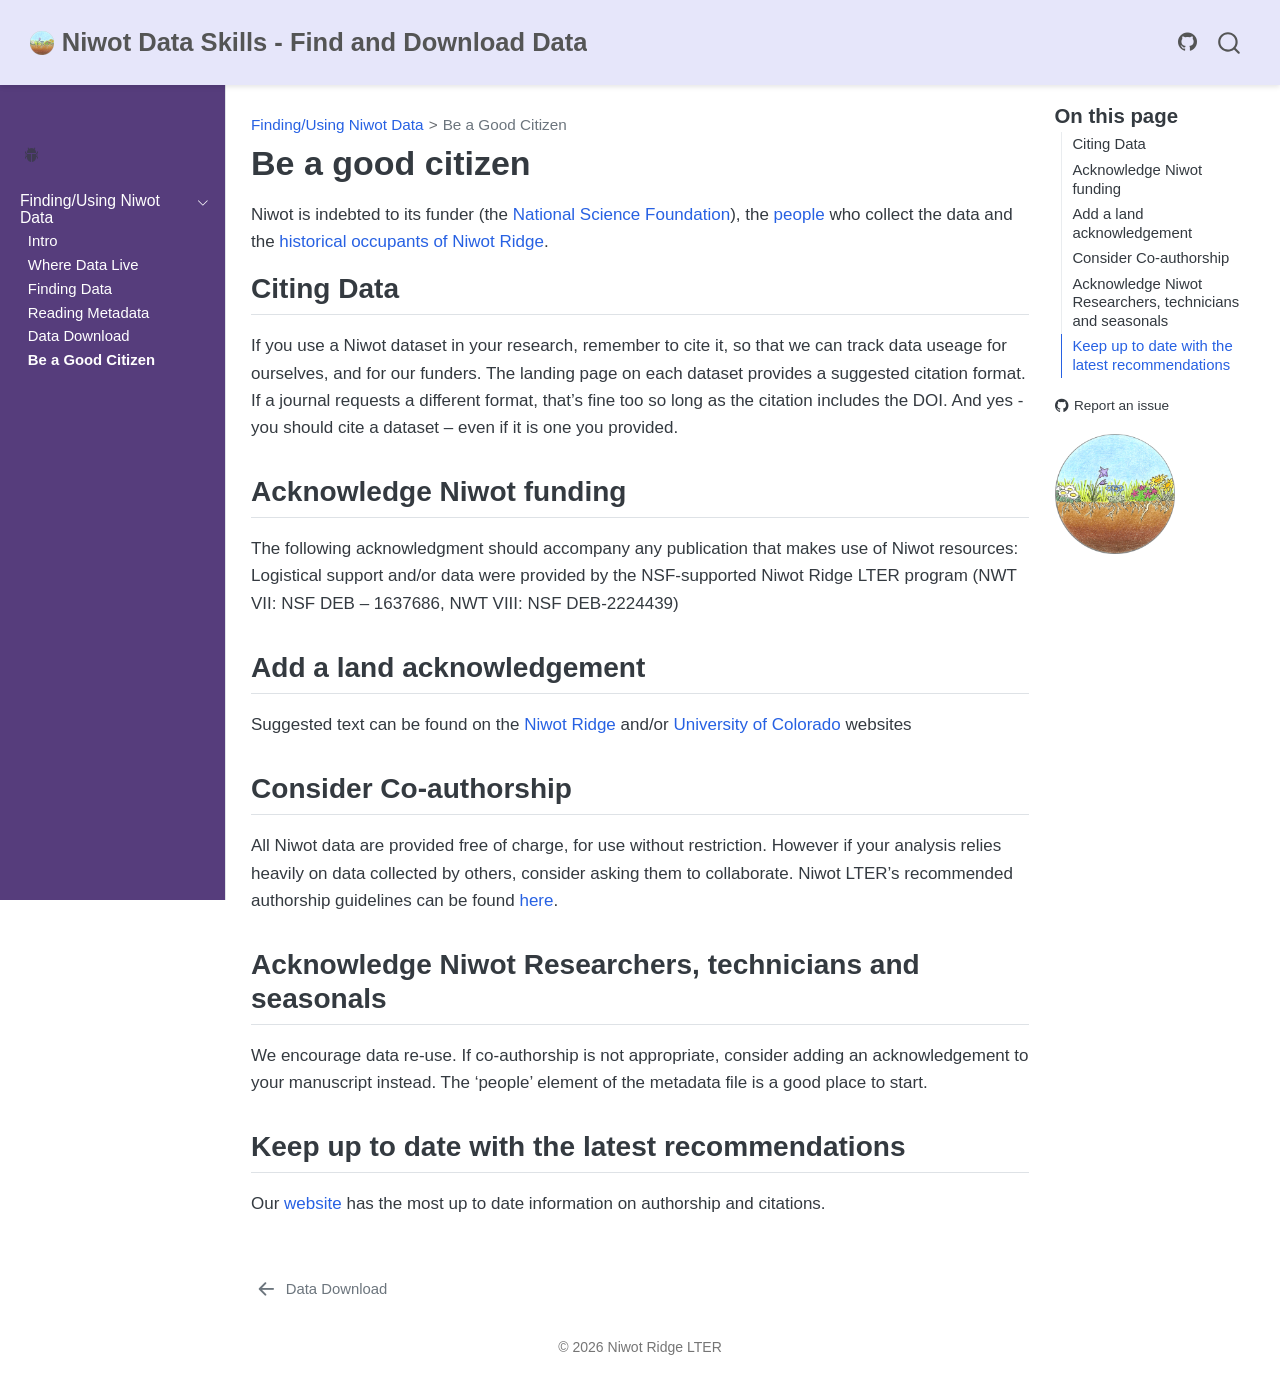
<file: docs/FIND_be_a_good_citizen.html>
<!DOCTYPE html>
<html xmlns="http://www.w3.org/1999/xhtml" lang="en" xml:lang="en"><head>

<meta charset="utf-8">
<meta name="generator" content="quarto-1.5.45">

<meta name="viewport" content="width=device-width, initial-scale=1.0, user-scalable=yes">


<title>Be a good citizen – Niwot Data Skills - Find and Download Data</title>
<style>
code{white-space: pre-wrap;}
span.smallcaps{font-variant: small-caps;}
div.columns{display: flex; gap: min(4vw, 1.5em);}
div.column{flex: auto; overflow-x: auto;}
div.hanging-indent{margin-left: 1.5em; text-indent: -1.5em;}
ul.task-list{list-style: none;}
ul.task-list li input[type="checkbox"] {
  width: 0.8em;
  margin: 0 0.8em 0.2em -1em; /* quarto-specific, see https://github.com/quarto-dev/quarto-cli/issues/4556 */ 
  vertical-align: middle;
}
</style>


<script src="site_libs/quarto-nav/quarto-nav.js"></script>
<script src="site_libs/quarto-nav/headroom.min.js"></script>
<script src="site_libs/clipboard/clipboard.min.js"></script>
<script src="site_libs/quarto-search/autocomplete.umd.js"></script>
<script src="site_libs/quarto-search/fuse.min.js"></script>
<script src="site_libs/quarto-search/quarto-search.js"></script>
<meta name="quarto:offset" content="./">
<link href="./FIND_data_download.html" rel="prev">
<script src="site_libs/quarto-html/quarto.js"></script>
<script src="site_libs/quarto-html/popper.min.js"></script>
<script src="site_libs/quarto-html/tippy.umd.min.js"></script>
<script src="site_libs/quarto-html/anchor.min.js"></script>
<link href="site_libs/quarto-html/tippy.css" rel="stylesheet">
<link href="site_libs/quarto-html/quarto-syntax-highlighting.css" rel="stylesheet" id="quarto-text-highlighting-styles">
<script src="site_libs/bootstrap/bootstrap.min.js"></script>
<link href="site_libs/bootstrap/bootstrap-icons.css" rel="stylesheet">
<link href="site_libs/bootstrap/bootstrap.min.css" rel="stylesheet" id="quarto-bootstrap" data-mode="light">
<script id="quarto-search-options" type="application/json">{
  "location": "navbar",
  "copy-button": false,
  "collapse-after": 3,
  "panel-placement": "end",
  "type": "overlay",
  "limit": 50,
  "keyboard-shortcut": [
    "f",
    "/",
    "s"
  ],
  "show-item-context": false,
  "language": {
    "search-no-results-text": "No results",
    "search-matching-documents-text": "matching documents",
    "search-copy-link-title": "Copy link to search",
    "search-hide-matches-text": "Hide additional matches",
    "search-more-match-text": "more match in this document",
    "search-more-matches-text": "more matches in this document",
    "search-clear-button-title": "Clear",
    "search-text-placeholder": "",
    "search-detached-cancel-button-title": "Cancel",
    "search-submit-button-title": "Submit",
    "search-label": "Search"
  }
}</script>
<script async="" src="https://www.googletagmanager.com/gtag/js?id=G-CW9RMD9SJW"></script>

<script type="text/javascript">

window.dataLayer = window.dataLayer || [];
function gtag(){dataLayer.push(arguments);}
gtag('js', new Date());
gtag('config', 'G-CW9RMD9SJW', { 'anonymize_ip': true});
</script>
<style>html{ scroll-behavior: smooth; }</style>


<link rel="stylesheet" href="styles.css">
</head>

<body class="nav-sidebar docked nav-fixed">

<div id="quarto-search-results"></div>
  <header id="quarto-header" class="headroom fixed-top">
    <nav class="navbar navbar-expand-lg " data-bs-theme="dark">
      <div class="navbar-container container-fluid">
      <div class="navbar-brand-container mx-auto">
    <a href="./index.html" class="navbar-brand navbar-brand-logo">
    <img src="./figures/Tundra_NoShrub_icon2.png" alt="" class="navbar-logo">
    </a>
    <a class="navbar-brand" href="./index.html">
    <span class="navbar-title">Niwot Data Skills - Find and Download Data</span>
    </a>
  </div>
            <div id="quarto-search" class="" title="Search"></div>
          <button class="navbar-toggler" type="button" data-bs-toggle="collapse" data-bs-target="#navbarCollapse" aria-controls="navbarCollapse" role="menu" aria-expanded="false" aria-label="Toggle navigation" onclick="if (window.quartoToggleHeadroom) { window.quartoToggleHeadroom(); }">
  <span class="navbar-toggler-icon"></span>
</button>
          <div class="collapse navbar-collapse" id="navbarCollapse">
            <ul class="navbar-nav navbar-nav-scroll ms-auto">
  <li class="nav-item compact">
    <a class="nav-link" href="https://github.com/NWTlter/NWT_Data_Skills_Find_And_Download"> <i class="bi bi-github" role="img">
</i> 
<span class="menu-text"></span></a>
  </li>  
</ul>
          </div> <!-- /navcollapse -->
            <div class="quarto-navbar-tools">
</div>
      </div> <!-- /container-fluid -->
    </nav>
  <nav class="quarto-secondary-nav">
    <div class="container-fluid d-flex">
      <button type="button" class="quarto-btn-toggle btn" data-bs-toggle="collapse" role="button" data-bs-target=".quarto-sidebar-collapse-item" aria-controls="quarto-sidebar" aria-expanded="false" aria-label="Toggle sidebar navigation" onclick="if (window.quartoToggleHeadroom) { window.quartoToggleHeadroom(); }">
        <i class="bi bi-layout-text-sidebar-reverse"></i>
      </button>
        <nav class="quarto-page-breadcrumbs" aria-label="breadcrumb"><ol class="breadcrumb"><li class="breadcrumb-item"><a href="./index.html">Finding/Using Niwot Data</a></li><li class="breadcrumb-item"><a href="./FIND_be_a_good_citizen.html">Be a Good Citizen</a></li></ol></nav>
        <a class="flex-grow-1" role="navigation" data-bs-toggle="collapse" data-bs-target=".quarto-sidebar-collapse-item" aria-controls="quarto-sidebar" aria-expanded="false" aria-label="Toggle sidebar navigation" onclick="if (window.quartoToggleHeadroom) { window.quartoToggleHeadroom(); }">      
        </a>
      <button type="button" class="btn quarto-search-button" aria-label="Search" onclick="window.quartoOpenSearch();">
        <i class="bi bi-search"></i>
      </button>
    </div>
  </nav>
</header>
<!-- content -->
<div id="quarto-content" class="quarto-container page-columns page-rows-contents page-layout-article page-navbar">
<!-- sidebar -->
  <nav id="quarto-sidebar" class="sidebar collapse collapse-horizontal quarto-sidebar-collapse-item sidebar-navigation docked overflow-auto">
        <div class="mt-2 flex-shrink-0 align-items-center">
        <div class="sidebar-search">
        <div id="quarto-search" class="" title="Search"></div>
        </div>
        </div>
        <div class="sidebar-tools-collapse">
    <a href="https://github.com/NWTlter/NWT_Data_Skills_Find_And_Download/issues/new" title="Report an issue" class="quarto-navigation-tool px-1" aria-label="Report an issue"><i class="bi bi-bug-fill"></i></a>
</div>
    <div class="sidebar-menu-container"> 
    <ul class="list-unstyled mt-1">
        <li class="sidebar-item sidebar-item-section">
      <div class="sidebar-item-container"> 
            <a class="sidebar-item-text sidebar-link text-start" data-bs-toggle="collapse" data-bs-target="#quarto-sidebar-section-1" role="navigation" aria-expanded="true">
 <span class="menu-text">Finding/Using Niwot Data</span></a>
          <a class="sidebar-item-toggle text-start" data-bs-toggle="collapse" data-bs-target="#quarto-sidebar-section-1" role="navigation" aria-expanded="true" aria-label="Toggle section">
            <i class="bi bi-chevron-right ms-2"></i>
          </a> 
      </div>
      <ul id="quarto-sidebar-section-1" class="collapse list-unstyled sidebar-section depth1 show">  
          <li class="sidebar-item">
  <div class="sidebar-item-container"> 
  <a href="./index.html" class="sidebar-item-text sidebar-link">
 <span class="menu-text">Intro</span></a>
  </div>
</li>
          <li class="sidebar-item">
  <div class="sidebar-item-container"> 
  <a href="./FIND_where_data_live.html" class="sidebar-item-text sidebar-link">
 <span class="menu-text">Where Data Live</span></a>
  </div>
</li>
          <li class="sidebar-item">
  <div class="sidebar-item-container"> 
  <a href="./FIND_finding_data.html" class="sidebar-item-text sidebar-link">
 <span class="menu-text">Finding Data</span></a>
  </div>
</li>
          <li class="sidebar-item">
  <div class="sidebar-item-container"> 
  <a href="./FIND_reading_metadata.html" class="sidebar-item-text sidebar-link">
 <span class="menu-text">Reading Metadata</span></a>
  </div>
</li>
          <li class="sidebar-item">
  <div class="sidebar-item-container"> 
  <a href="./FIND_data_download.html" class="sidebar-item-text sidebar-link">
 <span class="menu-text">Data Download</span></a>
  </div>
</li>
          <li class="sidebar-item">
  <div class="sidebar-item-container"> 
  <a href="./FIND_be_a_good_citizen.html" class="sidebar-item-text sidebar-link active">
 <span class="menu-text">Be a Good Citizen</span></a>
  </div>
</li>
      </ul>
  </li>
    </ul>
    </div>
</nav>
<div id="quarto-sidebar-glass" class="quarto-sidebar-collapse-item" data-bs-toggle="collapse" data-bs-target=".quarto-sidebar-collapse-item"></div>
<!-- margin-sidebar -->
    <div id="quarto-margin-sidebar" class="sidebar margin-sidebar">
        <nav id="TOC" role="doc-toc" class="toc-active">
    <h2 id="toc-title">On this page</h2>
   
  <ul>
  <li><a href="#citing-data" id="toc-citing-data" class="nav-link active" data-scroll-target="#citing-data">Citing Data</a></li>
  <li><a href="#acknowledge-niwot-funding" id="toc-acknowledge-niwot-funding" class="nav-link" data-scroll-target="#acknowledge-niwot-funding">Acknowledge Niwot funding</a></li>
  <li><a href="#add-a-land-acknowledgement" id="toc-add-a-land-acknowledgement" class="nav-link" data-scroll-target="#add-a-land-acknowledgement">Add a land acknowledgement</a></li>
  <li><a href="#consider-co-authorship" id="toc-consider-co-authorship" class="nav-link" data-scroll-target="#consider-co-authorship">Consider Co-authorship</a></li>
  <li><a href="#acknowledge-niwot-researchers-technicians-and-seasonals" id="toc-acknowledge-niwot-researchers-technicians-and-seasonals" class="nav-link" data-scroll-target="#acknowledge-niwot-researchers-technicians-and-seasonals">Acknowledge Niwot Researchers, technicians and seasonals</a></li>
  <li><a href="#keep-up-to-date-with-the-latest-recommendations" id="toc-keep-up-to-date-with-the-latest-recommendations" class="nav-link" data-scroll-target="#keep-up-to-date-with-the-latest-recommendations">Keep up to date with the latest recommendations</a></li>
  </ul>
<div class="toc-actions"><ul><li><a href="https://github.com/NWTlter/NWT_Data_Skills_Find_And_Download/issues/new" class="toc-action"><i class="bi bi-github"></i>Report an issue</a></li></ul></div></nav>
    <div class="quarto-margin-footer"><div class="margin-footer-item">
<p><img src="figures/Tundra_NoShrub_icon2.png" class="img-fluid" style="width:60.0%"></p>
</div></div></div>
<!-- main -->
<main class="content" id="quarto-document-content">

<header id="title-block-header" class="quarto-title-block default"><nav class="quarto-page-breadcrumbs quarto-title-breadcrumbs d-none d-lg-block" aria-label="breadcrumb"><ol class="breadcrumb"><li class="breadcrumb-item"><a href="./index.html">Finding/Using Niwot Data</a></li><li class="breadcrumb-item"><a href="./FIND_be_a_good_citizen.html">Be a Good Citizen</a></li></ol></nav>
<div class="quarto-title">
<h1 class="title">Be a good citizen</h1>
</div>



<div class="quarto-title-meta">

    
  
    
  </div>
  


</header>


<p>Niwot is indebted to its funder (the <a href="https://www.nsf.gov/">National Science Foundation</a>), the <a href="https://nwt.lternet.edu/our-team">people</a> who collect the data and the <a href="https://www.colorado.edu/about/land-acknowledgment">historical occupants of Niwot Ridge</a>.</p>
<section id="citing-data" class="level2">
<h2 class="anchored" data-anchor-id="citing-data">Citing Data</h2>
<p>If you use a Niwot dataset in your research, remember to cite it, so that we can track data useage for ourselves, and for our funders. The landing page on each dataset provides a suggested citation format. If a journal requests a different format, that’s fine too so long as the citation includes the DOI. And yes - you should cite a dataset – even if it is one you provided.</p>
</section>
<section id="acknowledge-niwot-funding" class="level2">
<h2 class="anchored" data-anchor-id="acknowledge-niwot-funding">Acknowledge Niwot funding</h2>
<p>The following acknowledgment should accompany any publication that makes use of Niwot resources: Logistical support and/or data were provided by the NSF-supported Niwot Ridge LTER program (NWT VII: NSF DEB – 1637686, NWT VIII: NSF DEB-2224439)</p>
</section>
<section id="add-a-land-acknowledgement" class="level2">
<h2 class="anchored" data-anchor-id="add-a-land-acknowledgement">Add a land acknowledgement</h2>
<p>Suggested text can be found on the <a href="https://nwt.lternet.edu/guidelines-for-researchers">Niwot Ridge</a> and/or <a href="https://www.colorado.edu/about/land-acknowledgment">University of Colorado</a> websites</p>
</section>
<section id="consider-co-authorship" class="level2">
<h2 class="anchored" data-anchor-id="consider-co-authorship">Consider Co-authorship</h2>
<p>All Niwot data are provided free of charge, for use without restriction. However if your analysis relies heavily on data collected by others, consider asking them to collaborate. Niwot LTER’s recommended authorship guidelines can be found <a href="https://static1.squarespace.com/static/5c4f6792ec4eb7c7c4186cc0/t/60707d88b8fd40612c9b2501/1617984904972/NWT+LTER+Authorship+Guideline+Spring+2021.pdf">here</a>.</p>
</section>
<section id="acknowledge-niwot-researchers-technicians-and-seasonals" class="level2">
<h2 class="anchored" data-anchor-id="acknowledge-niwot-researchers-technicians-and-seasonals">Acknowledge Niwot Researchers, technicians and seasonals</h2>
<p>We encourage data re-use. If co-authorship is not appropriate, consider adding an acknowledgement to your manuscript instead. The ‘people’ element of the metadata file is a good place to start.</p>
</section>
<section id="keep-up-to-date-with-the-latest-recommendations" class="level2">
<h2 class="anchored" data-anchor-id="keep-up-to-date-with-the-latest-recommendations">Keep up to date with the latest recommendations</h2>
<p>Our <a href="https://nwt.lternet.edu/guidelines-for-researchers">website</a> has the most up to date information on authorship and citations.</p>


</section>

</main> <!-- /main -->
<script id="quarto-html-after-body" type="application/javascript">
window.document.addEventListener("DOMContentLoaded", function (event) {
  const toggleBodyColorMode = (bsSheetEl) => {
    const mode = bsSheetEl.getAttribute("data-mode");
    const bodyEl = window.document.querySelector("body");
    if (mode === "dark") {
      bodyEl.classList.add("quarto-dark");
      bodyEl.classList.remove("quarto-light");
    } else {
      bodyEl.classList.add("quarto-light");
      bodyEl.classList.remove("quarto-dark");
    }
  }
  const toggleBodyColorPrimary = () => {
    const bsSheetEl = window.document.querySelector("link#quarto-bootstrap");
    if (bsSheetEl) {
      toggleBodyColorMode(bsSheetEl);
    }
  }
  toggleBodyColorPrimary();  
  const icon = "";
  const anchorJS = new window.AnchorJS();
  anchorJS.options = {
    placement: 'right',
    icon: icon
  };
  anchorJS.add('.anchored');
  const isCodeAnnotation = (el) => {
    for (const clz of el.classList) {
      if (clz.startsWith('code-annotation-')) {                     
        return true;
      }
    }
    return false;
  }
  const onCopySuccess = function(e) {
    // button target
    const button = e.trigger;
    // don't keep focus
    button.blur();
    // flash "checked"
    button.classList.add('code-copy-button-checked');
    var currentTitle = button.getAttribute("title");
    button.setAttribute("title", "Copied!");
    let tooltip;
    if (window.bootstrap) {
      button.setAttribute("data-bs-toggle", "tooltip");
      button.setAttribute("data-bs-placement", "left");
      button.setAttribute("data-bs-title", "Copied!");
      tooltip = new bootstrap.Tooltip(button, 
        { trigger: "manual", 
          customClass: "code-copy-button-tooltip",
          offset: [0, -8]});
      tooltip.show();    
    }
    setTimeout(function() {
      if (tooltip) {
        tooltip.hide();
        button.removeAttribute("data-bs-title");
        button.removeAttribute("data-bs-toggle");
        button.removeAttribute("data-bs-placement");
      }
      button.setAttribute("title", currentTitle);
      button.classList.remove('code-copy-button-checked');
    }, 1000);
    // clear code selection
    e.clearSelection();
  }
  const getTextToCopy = function(trigger) {
      const codeEl = trigger.previousElementSibling.cloneNode(true);
      for (const childEl of codeEl.children) {
        if (isCodeAnnotation(childEl)) {
          childEl.remove();
        }
      }
      return codeEl.innerText;
  }
  const clipboard = new window.ClipboardJS('.code-copy-button:not([data-in-quarto-modal])', {
    text: getTextToCopy
  });
  clipboard.on('success', onCopySuccess);
  if (window.document.getElementById('quarto-embedded-source-code-modal')) {
    // For code content inside modals, clipBoardJS needs to be initialized with a container option
    // TODO: Check when it could be a function (https://github.com/zenorocha/clipboard.js/issues/860)
    const clipboardModal = new window.ClipboardJS('.code-copy-button[data-in-quarto-modal]', {
      text: getTextToCopy,
      container: window.document.getElementById('quarto-embedded-source-code-modal')
    });
    clipboardModal.on('success', onCopySuccess);
  }
    var localhostRegex = new RegExp(/^(?:http|https):\/\/localhost\:?[0-9]*\//);
    var mailtoRegex = new RegExp(/^mailto:/);
      var filterRegex = new RegExp('/' + window.location.host + '/');
    var isInternal = (href) => {
        return filterRegex.test(href) || localhostRegex.test(href) || mailtoRegex.test(href);
    }
    // Inspect non-navigation links and adorn them if external
 	var links = window.document.querySelectorAll('a[href]:not(.nav-link):not(.navbar-brand):not(.toc-action):not(.sidebar-link):not(.sidebar-item-toggle):not(.pagination-link):not(.no-external):not([aria-hidden]):not(.dropdown-item):not(.quarto-navigation-tool):not(.about-link)');
    for (var i=0; i<links.length; i++) {
      const link = links[i];
      if (!isInternal(link.href)) {
        // undo the damage that might have been done by quarto-nav.js in the case of
        // links that we want to consider external
        if (link.dataset.originalHref !== undefined) {
          link.href = link.dataset.originalHref;
        }
      }
    }
  function tippyHover(el, contentFn, onTriggerFn, onUntriggerFn) {
    const config = {
      allowHTML: true,
      maxWidth: 500,
      delay: 100,
      arrow: false,
      appendTo: function(el) {
          return el.parentElement;
      },
      interactive: true,
      interactiveBorder: 10,
      theme: 'quarto',
      placement: 'bottom-start',
    };
    if (contentFn) {
      config.content = contentFn;
    }
    if (onTriggerFn) {
      config.onTrigger = onTriggerFn;
    }
    if (onUntriggerFn) {
      config.onUntrigger = onUntriggerFn;
    }
    window.tippy(el, config); 
  }
  const noterefs = window.document.querySelectorAll('a[role="doc-noteref"]');
  for (var i=0; i<noterefs.length; i++) {
    const ref = noterefs[i];
    tippyHover(ref, function() {
      // use id or data attribute instead here
      let href = ref.getAttribute('data-footnote-href') || ref.getAttribute('href');
      try { href = new URL(href).hash; } catch {}
      const id = href.replace(/^#\/?/, "");
      const note = window.document.getElementById(id);
      if (note) {
        return note.innerHTML;
      } else {
        return "";
      }
    });
  }
  const xrefs = window.document.querySelectorAll('a.quarto-xref');
  const processXRef = (id, note) => {
    // Strip column container classes
    const stripColumnClz = (el) => {
      el.classList.remove("page-full", "page-columns");
      if (el.children) {
        for (const child of el.children) {
          stripColumnClz(child);
        }
      }
    }
    stripColumnClz(note)
    if (id === null || id.startsWith('sec-')) {
      // Special case sections, only their first couple elements
      const container = document.createElement("div");
      if (note.children && note.children.length > 2) {
        container.appendChild(note.children[0].cloneNode(true));
        for (let i = 1; i < note.children.length; i++) {
          const child = note.children[i];
          if (child.tagName === "P" && child.innerText === "") {
            continue;
          } else {
            container.appendChild(child.cloneNode(true));
            break;
          }
        }
        if (window.Quarto?.typesetMath) {
          window.Quarto.typesetMath(container);
        }
        return container.innerHTML
      } else {
        if (window.Quarto?.typesetMath) {
          window.Quarto.typesetMath(note);
        }
        return note.innerHTML;
      }
    } else {
      // Remove any anchor links if they are present
      const anchorLink = note.querySelector('a.anchorjs-link');
      if (anchorLink) {
        anchorLink.remove();
      }
      if (window.Quarto?.typesetMath) {
        window.Quarto.typesetMath(note);
      }
      // TODO in 1.5, we should make sure this works without a callout special case
      if (note.classList.contains("callout")) {
        return note.outerHTML;
      } else {
        return note.innerHTML;
      }
    }
  }
  for (var i=0; i<xrefs.length; i++) {
    const xref = xrefs[i];
    tippyHover(xref, undefined, function(instance) {
      instance.disable();
      let url = xref.getAttribute('href');
      let hash = undefined; 
      if (url.startsWith('#')) {
        hash = url;
      } else {
        try { hash = new URL(url).hash; } catch {}
      }
      if (hash) {
        const id = hash.replace(/^#\/?/, "");
        const note = window.document.getElementById(id);
        if (note !== null) {
          try {
            const html = processXRef(id, note.cloneNode(true));
            instance.setContent(html);
          } finally {
            instance.enable();
            instance.show();
          }
        } else {
          // See if we can fetch this
          fetch(url.split('#')[0])
          .then(res => res.text())
          .then(html => {
            const parser = new DOMParser();
            const htmlDoc = parser.parseFromString(html, "text/html");
            const note = htmlDoc.getElementById(id);
            if (note !== null) {
              const html = processXRef(id, note);
              instance.setContent(html);
            } 
          }).finally(() => {
            instance.enable();
            instance.show();
          });
        }
      } else {
        // See if we can fetch a full url (with no hash to target)
        // This is a special case and we should probably do some content thinning / targeting
        fetch(url)
        .then(res => res.text())
        .then(html => {
          const parser = new DOMParser();
          const htmlDoc = parser.parseFromString(html, "text/html");
          const note = htmlDoc.querySelector('main.content');
          if (note !== null) {
            // This should only happen for chapter cross references
            // (since there is no id in the URL)
            // remove the first header
            if (note.children.length > 0 && note.children[0].tagName === "HEADER") {
              note.children[0].remove();
            }
            const html = processXRef(null, note);
            instance.setContent(html);
          } 
        }).finally(() => {
          instance.enable();
          instance.show();
        });
      }
    }, function(instance) {
    });
  }
      let selectedAnnoteEl;
      const selectorForAnnotation = ( cell, annotation) => {
        let cellAttr = 'data-code-cell="' + cell + '"';
        let lineAttr = 'data-code-annotation="' +  annotation + '"';
        const selector = 'span[' + cellAttr + '][' + lineAttr + ']';
        return selector;
      }
      const selectCodeLines = (annoteEl) => {
        const doc = window.document;
        const targetCell = annoteEl.getAttribute("data-target-cell");
        const targetAnnotation = annoteEl.getAttribute("data-target-annotation");
        const annoteSpan = window.document.querySelector(selectorForAnnotation(targetCell, targetAnnotation));
        const lines = annoteSpan.getAttribute("data-code-lines").split(",");
        const lineIds = lines.map((line) => {
          return targetCell + "-" + line;
        })
        let top = null;
        let height = null;
        let parent = null;
        if (lineIds.length > 0) {
            //compute the position of the single el (top and bottom and make a div)
            const el = window.document.getElementById(lineIds[0]);
            top = el.offsetTop;
            height = el.offsetHeight;
            parent = el.parentElement.parentElement;
          if (lineIds.length > 1) {
            const lastEl = window.document.getElementById(lineIds[lineIds.length - 1]);
            const bottom = lastEl.offsetTop + lastEl.offsetHeight;
            height = bottom - top;
          }
          if (top !== null && height !== null && parent !== null) {
            // cook up a div (if necessary) and position it 
            let div = window.document.getElementById("code-annotation-line-highlight");
            if (div === null) {
              div = window.document.createElement("div");
              div.setAttribute("id", "code-annotation-line-highlight");
              div.style.position = 'absolute';
              parent.appendChild(div);
            }
            div.style.top = top - 2 + "px";
            div.style.height = height + 4 + "px";
            div.style.left = 0;
            let gutterDiv = window.document.getElementById("code-annotation-line-highlight-gutter");
            if (gutterDiv === null) {
              gutterDiv = window.document.createElement("div");
              gutterDiv.setAttribute("id", "code-annotation-line-highlight-gutter");
              gutterDiv.style.position = 'absolute';
              const codeCell = window.document.getElementById(targetCell);
              const gutter = codeCell.querySelector('.code-annotation-gutter');
              gutter.appendChild(gutterDiv);
            }
            gutterDiv.style.top = top - 2 + "px";
            gutterDiv.style.height = height + 4 + "px";
          }
          selectedAnnoteEl = annoteEl;
        }
      };
      const unselectCodeLines = () => {
        const elementsIds = ["code-annotation-line-highlight", "code-annotation-line-highlight-gutter"];
        elementsIds.forEach((elId) => {
          const div = window.document.getElementById(elId);
          if (div) {
            div.remove();
          }
        });
        selectedAnnoteEl = undefined;
      };
        // Handle positioning of the toggle
    window.addEventListener(
      "resize",
      throttle(() => {
        elRect = undefined;
        if (selectedAnnoteEl) {
          selectCodeLines(selectedAnnoteEl);
        }
      }, 10)
    );
    function throttle(fn, ms) {
    let throttle = false;
    let timer;
      return (...args) => {
        if(!throttle) { // first call gets through
            fn.apply(this, args);
            throttle = true;
        } else { // all the others get throttled
            if(timer) clearTimeout(timer); // cancel #2
            timer = setTimeout(() => {
              fn.apply(this, args);
              timer = throttle = false;
            }, ms);
        }
      };
    }
      // Attach click handler to the DT
      const annoteDls = window.document.querySelectorAll('dt[data-target-cell]');
      for (const annoteDlNode of annoteDls) {
        annoteDlNode.addEventListener('click', (event) => {
          const clickedEl = event.target;
          if (clickedEl !== selectedAnnoteEl) {
            unselectCodeLines();
            const activeEl = window.document.querySelector('dt[data-target-cell].code-annotation-active');
            if (activeEl) {
              activeEl.classList.remove('code-annotation-active');
            }
            selectCodeLines(clickedEl);
            clickedEl.classList.add('code-annotation-active');
          } else {
            // Unselect the line
            unselectCodeLines();
            clickedEl.classList.remove('code-annotation-active');
          }
        });
      }
  const findCites = (el) => {
    const parentEl = el.parentElement;
    if (parentEl) {
      const cites = parentEl.dataset.cites;
      if (cites) {
        return {
          el,
          cites: cites.split(' ')
        };
      } else {
        return findCites(el.parentElement)
      }
    } else {
      return undefined;
    }
  };
  var bibliorefs = window.document.querySelectorAll('a[role="doc-biblioref"]');
  for (var i=0; i<bibliorefs.length; i++) {
    const ref = bibliorefs[i];
    const citeInfo = findCites(ref);
    if (citeInfo) {
      tippyHover(citeInfo.el, function() {
        var popup = window.document.createElement('div');
        citeInfo.cites.forEach(function(cite) {
          var citeDiv = window.document.createElement('div');
          citeDiv.classList.add('hanging-indent');
          citeDiv.classList.add('csl-entry');
          var biblioDiv = window.document.getElementById('ref-' + cite);
          if (biblioDiv) {
            citeDiv.innerHTML = biblioDiv.innerHTML;
          }
          popup.appendChild(citeDiv);
        });
        return popup.innerHTML;
      });
    }
  }
});
</script>
<nav class="page-navigation">
  <div class="nav-page nav-page-previous">
      <a href="./FIND_data_download.html" class="pagination-link" aria-label="Data Download">
        <i class="bi bi-arrow-left-short"></i> <span class="nav-page-text">Data Download</span>
      </a>          
  </div>
  <div class="nav-page nav-page-next">
  </div>
</nav>
</div> <!-- /content -->
<footer class="footer">
  <div class="nav-footer">
    <div class="nav-footer-left">
      &nbsp;
    </div>   
    <div class="nav-footer-center">
<p>© 2026 Niwot Ridge LTER</p>
<div class="toc-actions d-sm-block d-md-none"><ul><li><a href="https://github.com/NWTlter/NWT_Data_Skills_Find_And_Download/issues/new" class="toc-action"><i class="bi bi-github"></i>Report an issue</a></li></ul></div></div>
    <div class="nav-footer-right">
      &nbsp;
    </div>
  </div>
</footer>




<script src="site_libs/quarto-html/zenscroll-min.js"></script>
</body></html>
</file>
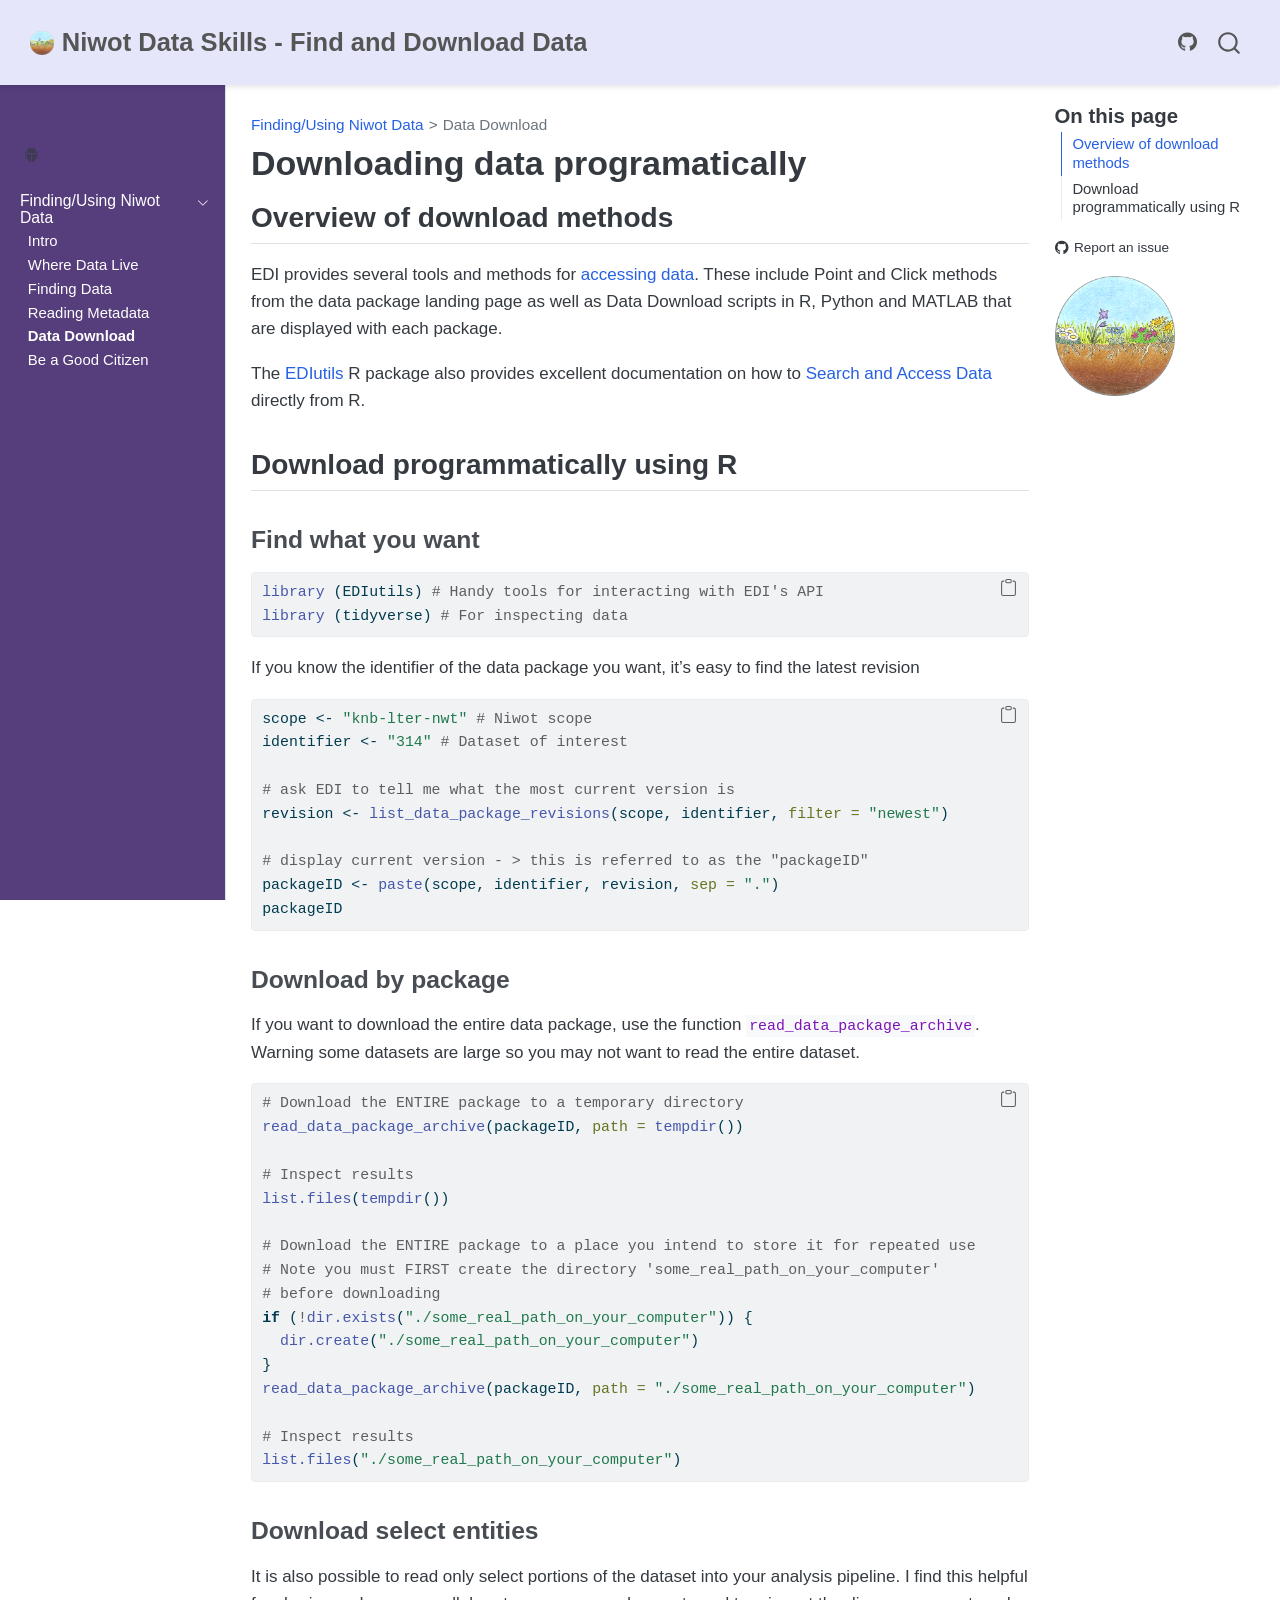
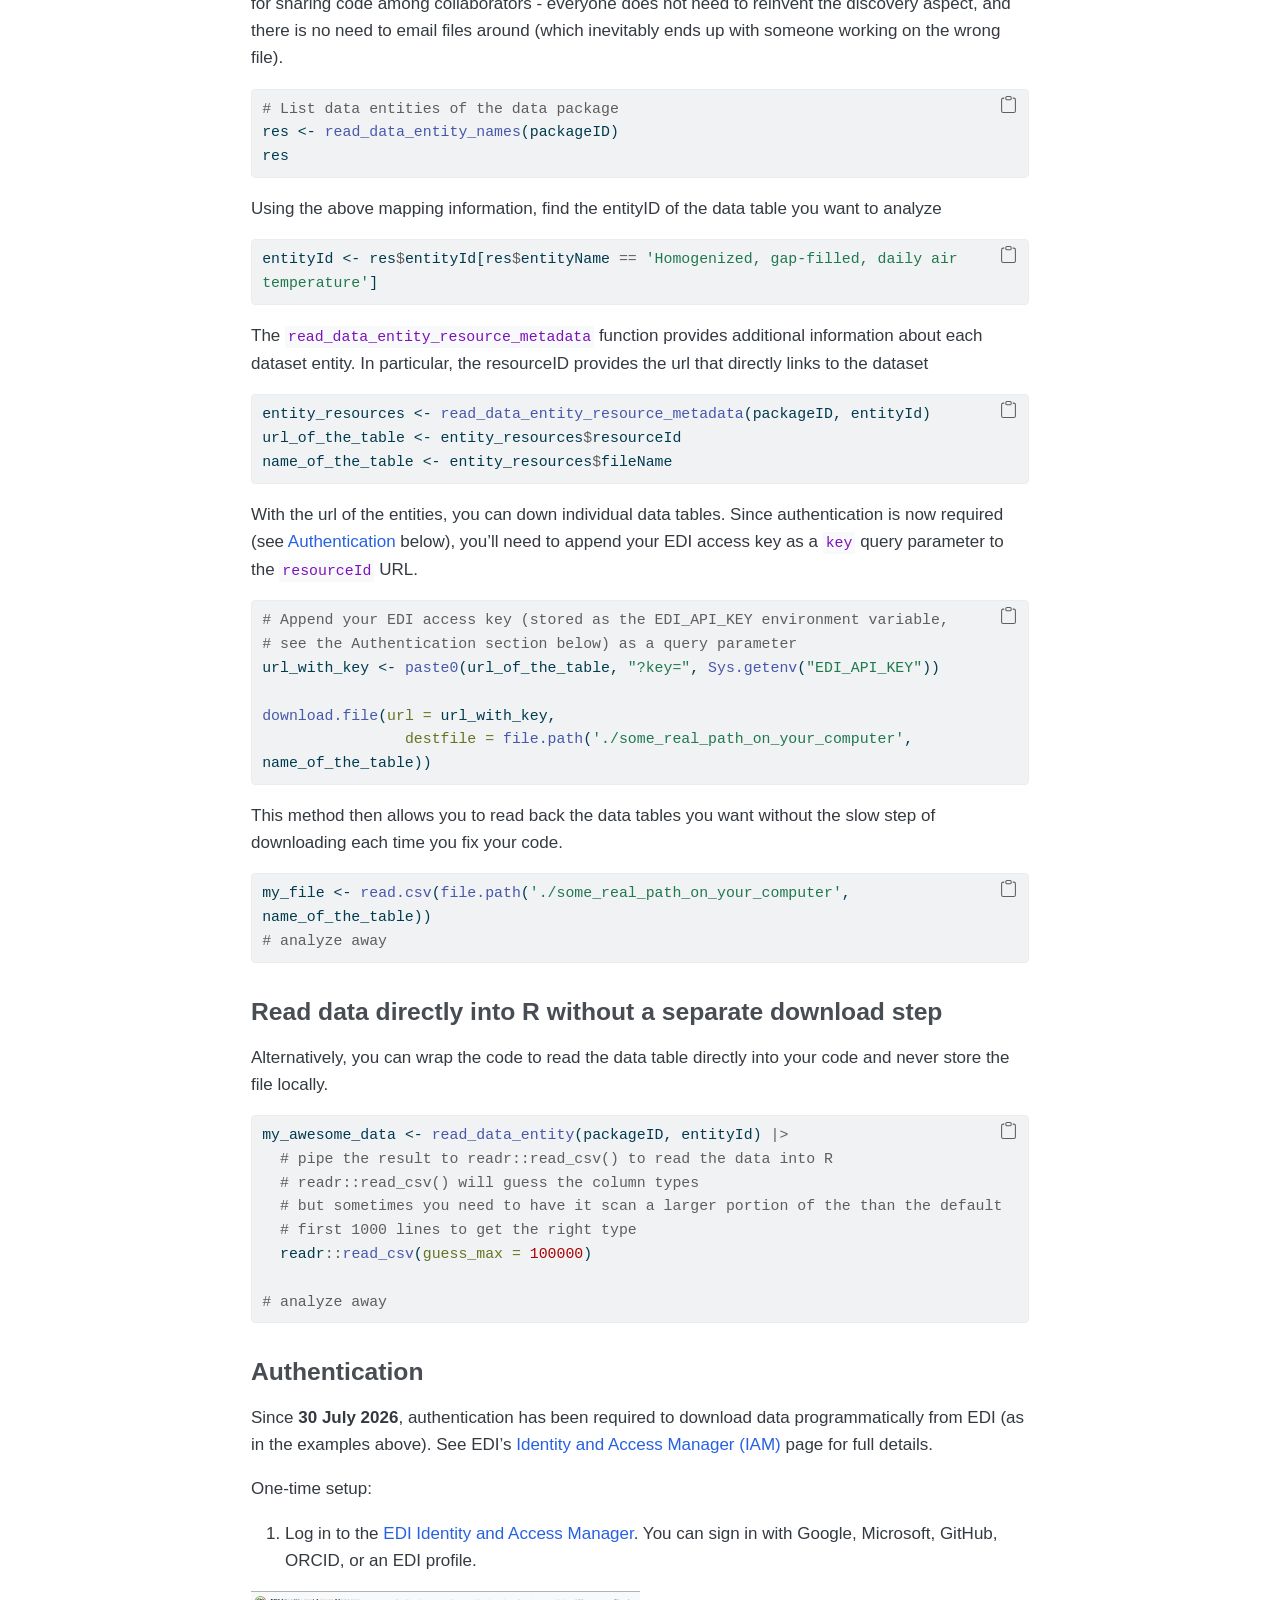
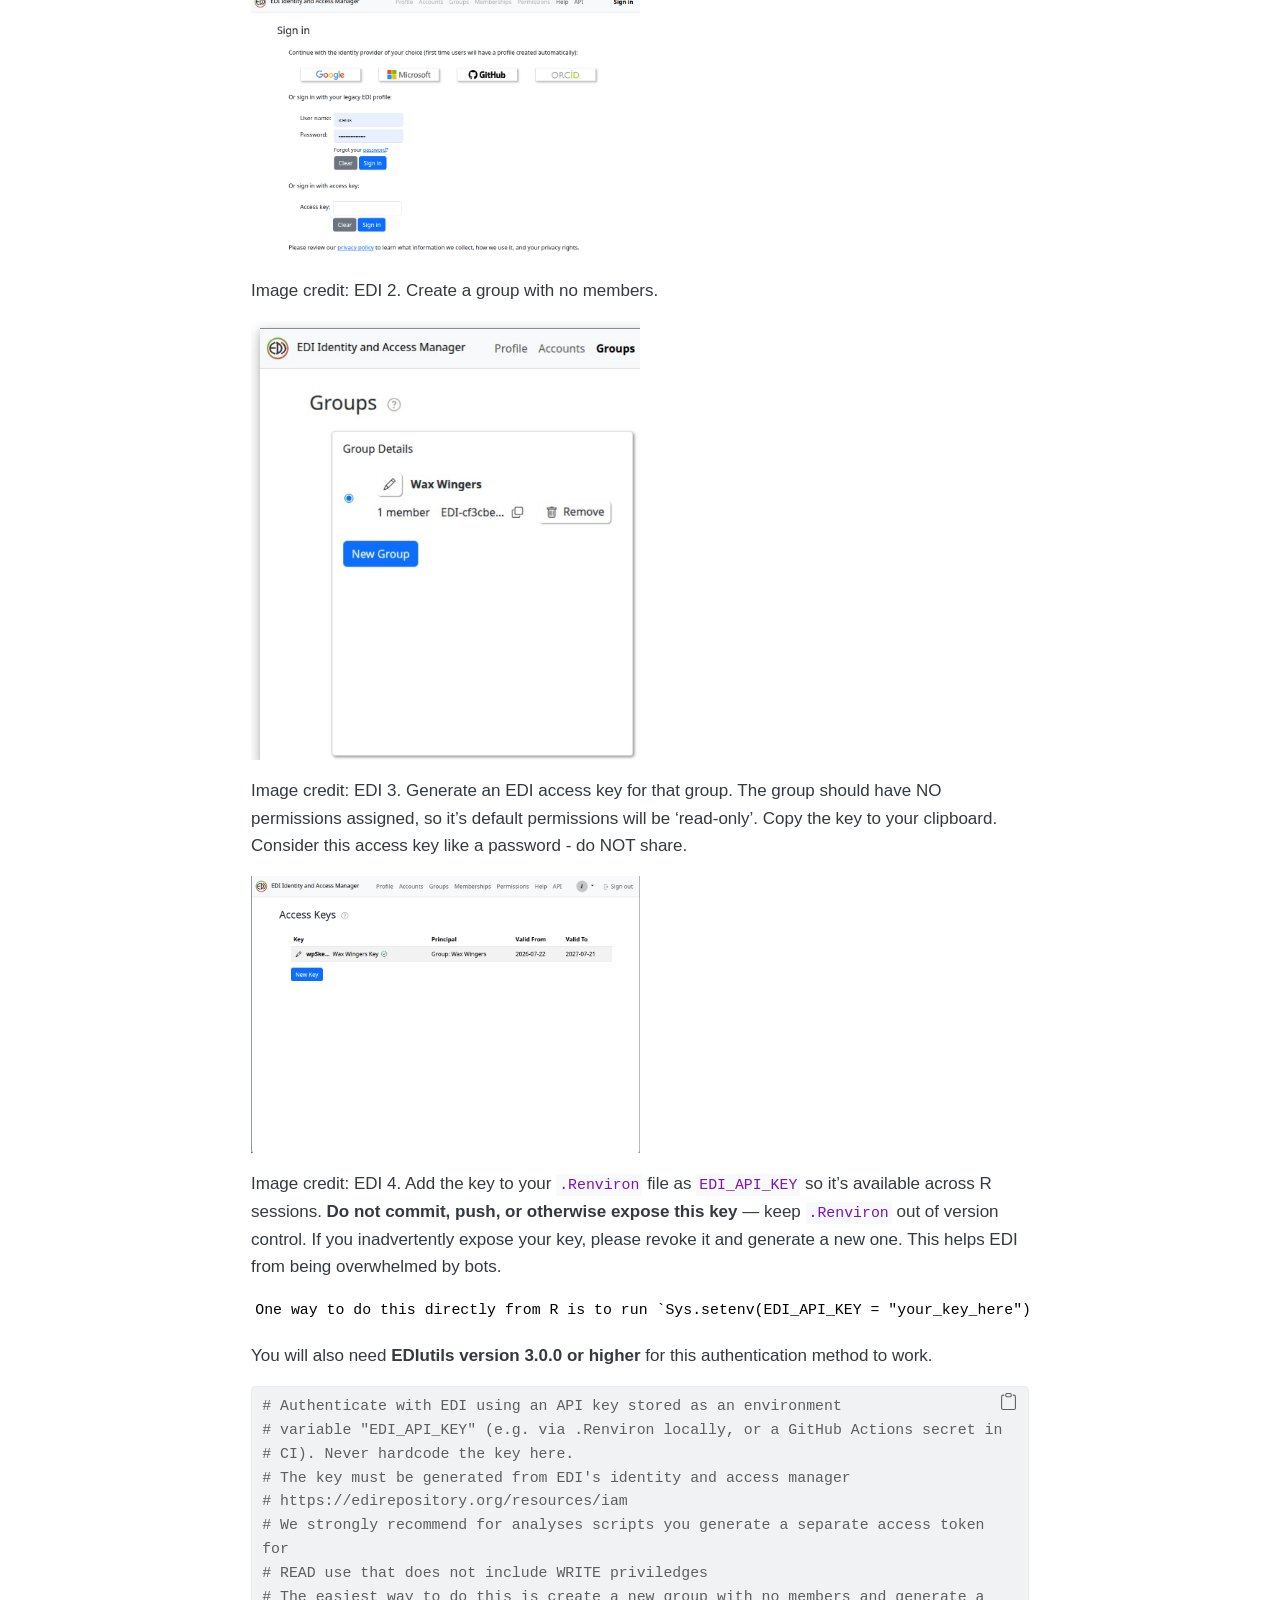
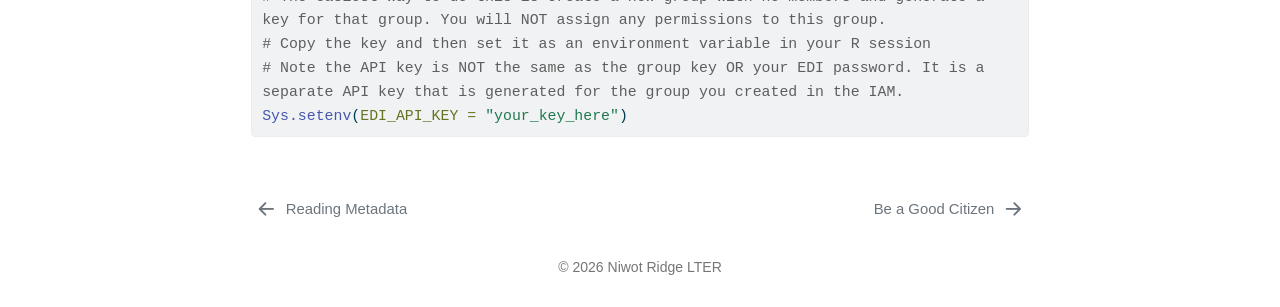
<file: docs/FIND_data_download.html>
<!DOCTYPE html>
<html xmlns="http://www.w3.org/1999/xhtml" lang="en" xml:lang="en"><head>

<meta charset="utf-8">
<meta name="generator" content="quarto-1.5.45">

<meta name="viewport" content="width=device-width, initial-scale=1.0, user-scalable=yes">


<title>Downloading data programatically – Niwot Data Skills - Find and Download Data</title>
<style>
code{white-space: pre-wrap;}
span.smallcaps{font-variant: small-caps;}
div.columns{display: flex; gap: min(4vw, 1.5em);}
div.column{flex: auto; overflow-x: auto;}
div.hanging-indent{margin-left: 1.5em; text-indent: -1.5em;}
ul.task-list{list-style: none;}
ul.task-list li input[type="checkbox"] {
  width: 0.8em;
  margin: 0 0.8em 0.2em -1em; /* quarto-specific, see https://github.com/quarto-dev/quarto-cli/issues/4556 */ 
  vertical-align: middle;
}
/* CSS for syntax highlighting */
pre > code.sourceCode { white-space: pre; position: relative; }
pre > code.sourceCode > span { line-height: 1.25; }
pre > code.sourceCode > span:empty { height: 1.2em; }
.sourceCode { overflow: visible; }
code.sourceCode > span { color: inherit; text-decoration: inherit; }
div.sourceCode { margin: 1em 0; }
pre.sourceCode { margin: 0; }
@media screen {
div.sourceCode { overflow: auto; }
}
@media print {
pre > code.sourceCode { white-space: pre-wrap; }
pre > code.sourceCode > span { display: inline-block; text-indent: -5em; padding-left: 5em; }
}
pre.numberSource code
  { counter-reset: source-line 0; }
pre.numberSource code > span
  { position: relative; left: -4em; counter-increment: source-line; }
pre.numberSource code > span > a:first-child::before
  { content: counter(source-line);
    position: relative; left: -1em; text-align: right; vertical-align: baseline;
    border: none; display: inline-block;
    -webkit-touch-callout: none; -webkit-user-select: none;
    -khtml-user-select: none; -moz-user-select: none;
    -ms-user-select: none; user-select: none;
    padding: 0 4px; width: 4em;
  }
pre.numberSource { margin-left: 3em;  padding-left: 4px; }
div.sourceCode
  {   }
@media screen {
pre > code.sourceCode > span > a:first-child::before { text-decoration: underline; }
}
</style>


<script src="site_libs/quarto-nav/quarto-nav.js"></script>
<script src="site_libs/quarto-nav/headroom.min.js"></script>
<script src="site_libs/clipboard/clipboard.min.js"></script>
<script src="site_libs/quarto-search/autocomplete.umd.js"></script>
<script src="site_libs/quarto-search/fuse.min.js"></script>
<script src="site_libs/quarto-search/quarto-search.js"></script>
<meta name="quarto:offset" content="./">
<link href="./FIND_be_a_good_citizen.html" rel="next">
<link href="./FIND_reading_metadata.html" rel="prev">
<script src="site_libs/quarto-html/quarto.js"></script>
<script src="site_libs/quarto-html/popper.min.js"></script>
<script src="site_libs/quarto-html/tippy.umd.min.js"></script>
<script src="site_libs/quarto-html/anchor.min.js"></script>
<link href="site_libs/quarto-html/tippy.css" rel="stylesheet">
<link href="site_libs/quarto-html/quarto-syntax-highlighting.css" rel="stylesheet" id="quarto-text-highlighting-styles">
<script src="site_libs/bootstrap/bootstrap.min.js"></script>
<link href="site_libs/bootstrap/bootstrap-icons.css" rel="stylesheet">
<link href="site_libs/bootstrap/bootstrap.min.css" rel="stylesheet" id="quarto-bootstrap" data-mode="light">
<script id="quarto-search-options" type="application/json">{
  "location": "navbar",
  "copy-button": false,
  "collapse-after": 3,
  "panel-placement": "end",
  "type": "overlay",
  "limit": 50,
  "keyboard-shortcut": [
    "f",
    "/",
    "s"
  ],
  "show-item-context": false,
  "language": {
    "search-no-results-text": "No results",
    "search-matching-documents-text": "matching documents",
    "search-copy-link-title": "Copy link to search",
    "search-hide-matches-text": "Hide additional matches",
    "search-more-match-text": "more match in this document",
    "search-more-matches-text": "more matches in this document",
    "search-clear-button-title": "Clear",
    "search-text-placeholder": "",
    "search-detached-cancel-button-title": "Cancel",
    "search-submit-button-title": "Submit",
    "search-label": "Search"
  }
}</script>
<script async="" src="https://www.googletagmanager.com/gtag/js?id=G-CW9RMD9SJW"></script>

<script type="text/javascript">

window.dataLayer = window.dataLayer || [];
function gtag(){dataLayer.push(arguments);}
gtag('js', new Date());
gtag('config', 'G-CW9RMD9SJW', { 'anonymize_ip': true});
</script>
<style>html{ scroll-behavior: smooth; }</style>


<link rel="stylesheet" href="styles.css">
</head>

<body class="nav-sidebar docked nav-fixed">

<div id="quarto-search-results"></div>
  <header id="quarto-header" class="headroom fixed-top">
    <nav class="navbar navbar-expand-lg " data-bs-theme="dark">
      <div class="navbar-container container-fluid">
      <div class="navbar-brand-container mx-auto">
    <a href="./index.html" class="navbar-brand navbar-brand-logo">
    <img src="./figures/Tundra_NoShrub_icon2.png" alt="" class="navbar-logo">
    </a>
    <a class="navbar-brand" href="./index.html">
    <span class="navbar-title">Niwot Data Skills - Find and Download Data</span>
    </a>
  </div>
            <div id="quarto-search" class="" title="Search"></div>
          <button class="navbar-toggler" type="button" data-bs-toggle="collapse" data-bs-target="#navbarCollapse" aria-controls="navbarCollapse" role="menu" aria-expanded="false" aria-label="Toggle navigation" onclick="if (window.quartoToggleHeadroom) { window.quartoToggleHeadroom(); }">
  <span class="navbar-toggler-icon"></span>
</button>
          <div class="collapse navbar-collapse" id="navbarCollapse">
            <ul class="navbar-nav navbar-nav-scroll ms-auto">
  <li class="nav-item compact">
    <a class="nav-link" href="https://github.com/NWTlter/NWT_Data_Skills_Find_And_Download"> <i class="bi bi-github" role="img">
</i> 
<span class="menu-text"></span></a>
  </li>  
</ul>
          </div> <!-- /navcollapse -->
            <div class="quarto-navbar-tools">
</div>
      </div> <!-- /container-fluid -->
    </nav>
  <nav class="quarto-secondary-nav">
    <div class="container-fluid d-flex">
      <button type="button" class="quarto-btn-toggle btn" data-bs-toggle="collapse" role="button" data-bs-target=".quarto-sidebar-collapse-item" aria-controls="quarto-sidebar" aria-expanded="false" aria-label="Toggle sidebar navigation" onclick="if (window.quartoToggleHeadroom) { window.quartoToggleHeadroom(); }">
        <i class="bi bi-layout-text-sidebar-reverse"></i>
      </button>
        <nav class="quarto-page-breadcrumbs" aria-label="breadcrumb"><ol class="breadcrumb"><li class="breadcrumb-item"><a href="./index.html">Finding/Using Niwot Data</a></li><li class="breadcrumb-item"><a href="./FIND_data_download.html">Data Download</a></li></ol></nav>
        <a class="flex-grow-1" role="navigation" data-bs-toggle="collapse" data-bs-target=".quarto-sidebar-collapse-item" aria-controls="quarto-sidebar" aria-expanded="false" aria-label="Toggle sidebar navigation" onclick="if (window.quartoToggleHeadroom) { window.quartoToggleHeadroom(); }">      
        </a>
      <button type="button" class="btn quarto-search-button" aria-label="Search" onclick="window.quartoOpenSearch();">
        <i class="bi bi-search"></i>
      </button>
    </div>
  </nav>
</header>
<!-- content -->
<div id="quarto-content" class="quarto-container page-columns page-rows-contents page-layout-article page-navbar">
<!-- sidebar -->
  <nav id="quarto-sidebar" class="sidebar collapse collapse-horizontal quarto-sidebar-collapse-item sidebar-navigation docked overflow-auto">
        <div class="mt-2 flex-shrink-0 align-items-center">
        <div class="sidebar-search">
        <div id="quarto-search" class="" title="Search"></div>
        </div>
        </div>
        <div class="sidebar-tools-collapse">
    <a href="https://github.com/NWTlter/NWT_Data_Skills_Find_And_Download/issues/new" title="Report an issue" class="quarto-navigation-tool px-1" aria-label="Report an issue"><i class="bi bi-bug-fill"></i></a>
</div>
    <div class="sidebar-menu-container"> 
    <ul class="list-unstyled mt-1">
        <li class="sidebar-item sidebar-item-section">
      <div class="sidebar-item-container"> 
            <a class="sidebar-item-text sidebar-link text-start" data-bs-toggle="collapse" data-bs-target="#quarto-sidebar-section-1" role="navigation" aria-expanded="true">
 <span class="menu-text">Finding/Using Niwot Data</span></a>
          <a class="sidebar-item-toggle text-start" data-bs-toggle="collapse" data-bs-target="#quarto-sidebar-section-1" role="navigation" aria-expanded="true" aria-label="Toggle section">
            <i class="bi bi-chevron-right ms-2"></i>
          </a> 
      </div>
      <ul id="quarto-sidebar-section-1" class="collapse list-unstyled sidebar-section depth1 show">  
          <li class="sidebar-item">
  <div class="sidebar-item-container"> 
  <a href="./index.html" class="sidebar-item-text sidebar-link">
 <span class="menu-text">Intro</span></a>
  </div>
</li>
          <li class="sidebar-item">
  <div class="sidebar-item-container"> 
  <a href="./FIND_where_data_live.html" class="sidebar-item-text sidebar-link">
 <span class="menu-text">Where Data Live</span></a>
  </div>
</li>
          <li class="sidebar-item">
  <div class="sidebar-item-container"> 
  <a href="./FIND_finding_data.html" class="sidebar-item-text sidebar-link">
 <span class="menu-text">Finding Data</span></a>
  </div>
</li>
          <li class="sidebar-item">
  <div class="sidebar-item-container"> 
  <a href="./FIND_reading_metadata.html" class="sidebar-item-text sidebar-link">
 <span class="menu-text">Reading Metadata</span></a>
  </div>
</li>
          <li class="sidebar-item">
  <div class="sidebar-item-container"> 
  <a href="./FIND_data_download.html" class="sidebar-item-text sidebar-link active">
 <span class="menu-text">Data Download</span></a>
  </div>
</li>
          <li class="sidebar-item">
  <div class="sidebar-item-container"> 
  <a href="./FIND_be_a_good_citizen.html" class="sidebar-item-text sidebar-link">
 <span class="menu-text">Be a Good Citizen</span></a>
  </div>
</li>
      </ul>
  </li>
    </ul>
    </div>
</nav>
<div id="quarto-sidebar-glass" class="quarto-sidebar-collapse-item" data-bs-toggle="collapse" data-bs-target=".quarto-sidebar-collapse-item"></div>
<!-- margin-sidebar -->
    <div id="quarto-margin-sidebar" class="sidebar margin-sidebar">
        <nav id="TOC" role="doc-toc" class="toc-active">
    <h2 id="toc-title">On this page</h2>
   
  <ul>
  <li><a href="#overview-of-download-methods" id="toc-overview-of-download-methods" class="nav-link active" data-scroll-target="#overview-of-download-methods">Overview of download methods</a></li>
  <li><a href="#download-programmatically-using-r" id="toc-download-programmatically-using-r" class="nav-link" data-scroll-target="#download-programmatically-using-r">Download programmatically using R</a>
  <ul class="collapse">
  <li><a href="#find-what-you-want" id="toc-find-what-you-want" class="nav-link" data-scroll-target="#find-what-you-want">Find what you want</a></li>
  <li><a href="#download-by-package" id="toc-download-by-package" class="nav-link" data-scroll-target="#download-by-package">Download by package</a></li>
  <li><a href="#download-select-entities" id="toc-download-select-entities" class="nav-link" data-scroll-target="#download-select-entities">Download select entities</a></li>
  <li><a href="#read-data-directly-into-r-without-a-separate-download-step" id="toc-read-data-directly-into-r-without-a-separate-download-step" class="nav-link" data-scroll-target="#read-data-directly-into-r-without-a-separate-download-step">Read data directly into R without a separate download step</a></li>
  <li><a href="#authentication" id="toc-authentication" class="nav-link" data-scroll-target="#authentication">Authentication</a></li>
  </ul></li>
  </ul>
<div class="toc-actions"><ul><li><a href="https://github.com/NWTlter/NWT_Data_Skills_Find_And_Download/issues/new" class="toc-action"><i class="bi bi-github"></i>Report an issue</a></li></ul></div></nav>
    <div class="quarto-margin-footer"><div class="margin-footer-item">
<p><img src="figures/Tundra_NoShrub_icon2.png" class="img-fluid" style="width:60.0%"></p>
</div></div></div>
<!-- main -->
<main class="content" id="quarto-document-content">

<header id="title-block-header" class="quarto-title-block default"><nav class="quarto-page-breadcrumbs quarto-title-breadcrumbs d-none d-lg-block" aria-label="breadcrumb"><ol class="breadcrumb"><li class="breadcrumb-item"><a href="./index.html">Finding/Using Niwot Data</a></li><li class="breadcrumb-item"><a href="./FIND_data_download.html">Data Download</a></li></ol></nav>
<div class="quarto-title">
<h1 class="title">Downloading data programatically</h1>
</div>



<div class="quarto-title-meta">

    
  
    
  </div>
  


</header>


<section id="overview-of-download-methods" class="level2">
<h2 class="anchored" data-anchor-id="overview-of-download-methods">Overview of download methods</h2>
<p>EDI provides several tools and methods for <a href="https://edirepository.org/resources/accessing-data">accessing data</a>. These include Point and Click methods from the data package landing page as well as Data Download scripts in R, Python and MATLAB that are displayed with each package.</p>
<p>The <a href="https://docs.ropensci.org/EDIutils/">EDIutils</a> R package also provides excellent documentation on how to <a href="https://docs.ropensci.org/EDIutils/articles/search_and_access.html">Search and Access Data</a> directly from R.</p>
</section>
<section id="download-programmatically-using-r" class="level2">
<h2 class="anchored" data-anchor-id="download-programmatically-using-r">Download programmatically using R</h2>
<section id="find-what-you-want" class="level3">
<h3 class="anchored" data-anchor-id="find-what-you-want">Find what you want</h3>
<div class="cell">
<div class="sourceCode cell-code" id="cb1"><pre class="sourceCode r code-with-copy"><code class="sourceCode r"><span id="cb1-1"><a href="#cb1-1" aria-hidden="true" tabindex="-1"></a><span class="fu">library</span> (EDIutils) <span class="co"># Handy tools for interacting with EDI's API</span></span>
<span id="cb1-2"><a href="#cb1-2" aria-hidden="true" tabindex="-1"></a><span class="fu">library</span> (tidyverse) <span class="co"># For inspecting data</span></span></code><button title="Copy to Clipboard" class="code-copy-button"><i class="bi"></i></button></pre></div>
</div>
<p>If you know the identifier of the data package you want, it’s easy to find the latest revision</p>
<div class="cell">
<div class="sourceCode cell-code" id="cb2"><pre class="sourceCode r code-with-copy"><code class="sourceCode r"><span id="cb2-1"><a href="#cb2-1" aria-hidden="true" tabindex="-1"></a>scope <span class="ot">&lt;-</span> <span class="st">"knb-lter-nwt"</span> <span class="co"># Niwot scope</span></span>
<span id="cb2-2"><a href="#cb2-2" aria-hidden="true" tabindex="-1"></a>identifier <span class="ot">&lt;-</span> <span class="st">"314"</span> <span class="co"># Dataset of interest</span></span>
<span id="cb2-3"><a href="#cb2-3" aria-hidden="true" tabindex="-1"></a></span>
<span id="cb2-4"><a href="#cb2-4" aria-hidden="true" tabindex="-1"></a><span class="co"># ask EDI to tell me what the most current version is</span></span>
<span id="cb2-5"><a href="#cb2-5" aria-hidden="true" tabindex="-1"></a>revision <span class="ot">&lt;-</span> <span class="fu">list_data_package_revisions</span>(scope, identifier, <span class="at">filter =</span> <span class="st">"newest"</span>)</span>
<span id="cb2-6"><a href="#cb2-6" aria-hidden="true" tabindex="-1"></a></span>
<span id="cb2-7"><a href="#cb2-7" aria-hidden="true" tabindex="-1"></a><span class="co"># display current version - &gt; this is referred to as the "packageID"</span></span>
<span id="cb2-8"><a href="#cb2-8" aria-hidden="true" tabindex="-1"></a>packageID <span class="ot">&lt;-</span> <span class="fu">paste</span>(scope, identifier, revision, <span class="at">sep =</span> <span class="st">"."</span>)</span>
<span id="cb2-9"><a href="#cb2-9" aria-hidden="true" tabindex="-1"></a>packageID</span></code><button title="Copy to Clipboard" class="code-copy-button"><i class="bi"></i></button></pre></div>
</div>
</section>
<section id="download-by-package" class="level3">
<h3 class="anchored" data-anchor-id="download-by-package">Download by package</h3>
<p>If you want to download the entire data package, use the function <code>read_data_package_archive</code>. Warning some datasets are large so you may not want to read the entire dataset.</p>
<div class="cell">
<div class="sourceCode cell-code" id="cb3"><pre class="sourceCode r code-with-copy"><code class="sourceCode r"><span id="cb3-1"><a href="#cb3-1" aria-hidden="true" tabindex="-1"></a><span class="co"># Download the ENTIRE package to a temporary directory</span></span>
<span id="cb3-2"><a href="#cb3-2" aria-hidden="true" tabindex="-1"></a><span class="fu">read_data_package_archive</span>(packageID, <span class="at">path =</span> <span class="fu">tempdir</span>())</span>
<span id="cb3-3"><a href="#cb3-3" aria-hidden="true" tabindex="-1"></a></span>
<span id="cb3-4"><a href="#cb3-4" aria-hidden="true" tabindex="-1"></a><span class="co"># Inspect results</span></span>
<span id="cb3-5"><a href="#cb3-5" aria-hidden="true" tabindex="-1"></a><span class="fu">list.files</span>(<span class="fu">tempdir</span>())</span>
<span id="cb3-6"><a href="#cb3-6" aria-hidden="true" tabindex="-1"></a></span>
<span id="cb3-7"><a href="#cb3-7" aria-hidden="true" tabindex="-1"></a><span class="co"># Download the ENTIRE package to a place you intend to store it for repeated use</span></span>
<span id="cb3-8"><a href="#cb3-8" aria-hidden="true" tabindex="-1"></a><span class="co"># Note you must FIRST create the directory 'some_real_path_on_your_computer'</span></span>
<span id="cb3-9"><a href="#cb3-9" aria-hidden="true" tabindex="-1"></a><span class="co"># before downloading</span></span>
<span id="cb3-10"><a href="#cb3-10" aria-hidden="true" tabindex="-1"></a><span class="cf">if</span> (<span class="sc">!</span><span class="fu">dir.exists</span>(<span class="st">"./some_real_path_on_your_computer"</span>)) {</span>
<span id="cb3-11"><a href="#cb3-11" aria-hidden="true" tabindex="-1"></a>  <span class="fu">dir.create</span>(<span class="st">"./some_real_path_on_your_computer"</span>)</span>
<span id="cb3-12"><a href="#cb3-12" aria-hidden="true" tabindex="-1"></a>}</span>
<span id="cb3-13"><a href="#cb3-13" aria-hidden="true" tabindex="-1"></a><span class="fu">read_data_package_archive</span>(packageID, <span class="at">path =</span> <span class="st">"./some_real_path_on_your_computer"</span>)</span>
<span id="cb3-14"><a href="#cb3-14" aria-hidden="true" tabindex="-1"></a></span>
<span id="cb3-15"><a href="#cb3-15" aria-hidden="true" tabindex="-1"></a><span class="co"># Inspect results</span></span>
<span id="cb3-16"><a href="#cb3-16" aria-hidden="true" tabindex="-1"></a><span class="fu">list.files</span>(<span class="st">"./some_real_path_on_your_computer"</span>)</span></code><button title="Copy to Clipboard" class="code-copy-button"><i class="bi"></i></button></pre></div>
</div>
</section>
<section id="download-select-entities" class="level3">
<h3 class="anchored" data-anchor-id="download-select-entities">Download select entities</h3>
<p>It is also possible to read only select portions of the dataset into your analysis pipeline. I find this helpful for sharing code among collaborators - everyone does not need to reinvent the discovery aspect, and there is no need to email files around (which inevitably ends up with someone working on the wrong file).</p>
<div class="cell">
<div class="sourceCode cell-code" id="cb4"><pre class="sourceCode r code-with-copy"><code class="sourceCode r"><span id="cb4-1"><a href="#cb4-1" aria-hidden="true" tabindex="-1"></a><span class="co"># List data entities of the data package</span></span>
<span id="cb4-2"><a href="#cb4-2" aria-hidden="true" tabindex="-1"></a>res <span class="ot">&lt;-</span> <span class="fu">read_data_entity_names</span>(packageID)</span>
<span id="cb4-3"><a href="#cb4-3" aria-hidden="true" tabindex="-1"></a>res</span></code><button title="Copy to Clipboard" class="code-copy-button"><i class="bi"></i></button></pre></div>
</div>
<p>Using the above mapping information, find the entityID of the data table you want to analyze</p>
<div class="cell">
<div class="sourceCode cell-code" id="cb5"><pre class="sourceCode r code-with-copy"><code class="sourceCode r"><span id="cb5-1"><a href="#cb5-1" aria-hidden="true" tabindex="-1"></a>entityId <span class="ot">&lt;-</span> res<span class="sc">$</span>entityId[res<span class="sc">$</span>entityName <span class="sc">==</span> <span class="st">'Homogenized, gap-filled, daily air temperature'</span>]</span></code><button title="Copy to Clipboard" class="code-copy-button"><i class="bi"></i></button></pre></div>
</div>
<p>The <code>read_data_entity_resource_metadata</code> function provides additional information about each dataset entity. In particular, the resourceID provides the url that directly links to the dataset</p>
<div class="cell">
<div class="sourceCode cell-code" id="cb6"><pre class="sourceCode r code-with-copy"><code class="sourceCode r"><span id="cb6-1"><a href="#cb6-1" aria-hidden="true" tabindex="-1"></a>entity_resources <span class="ot">&lt;-</span> <span class="fu">read_data_entity_resource_metadata</span>(packageID, entityId)</span>
<span id="cb6-2"><a href="#cb6-2" aria-hidden="true" tabindex="-1"></a>url_of_the_table <span class="ot">&lt;-</span> entity_resources<span class="sc">$</span>resourceId</span>
<span id="cb6-3"><a href="#cb6-3" aria-hidden="true" tabindex="-1"></a>name_of_the_table <span class="ot">&lt;-</span> entity_resources<span class="sc">$</span>fileName</span></code><button title="Copy to Clipboard" class="code-copy-button"><i class="bi"></i></button></pre></div>
</div>
<p>With the url of the entities, you can down individual data tables. Since authentication is now required (see <a href="#authentication">Authentication</a> below), you’ll need to append your EDI access key as a <code>key</code> query parameter to the <code>resourceId</code> URL.</p>
<div class="cell">
<div class="sourceCode cell-code" id="cb7"><pre class="sourceCode r code-with-copy"><code class="sourceCode r"><span id="cb7-1"><a href="#cb7-1" aria-hidden="true" tabindex="-1"></a><span class="co"># Append your EDI access key (stored as the EDI_API_KEY environment variable,</span></span>
<span id="cb7-2"><a href="#cb7-2" aria-hidden="true" tabindex="-1"></a><span class="co"># see the Authentication section below) as a query parameter</span></span>
<span id="cb7-3"><a href="#cb7-3" aria-hidden="true" tabindex="-1"></a>url_with_key <span class="ot">&lt;-</span> <span class="fu">paste0</span>(url_of_the_table, <span class="st">"?key="</span>, <span class="fu">Sys.getenv</span>(<span class="st">"EDI_API_KEY"</span>))</span>
<span id="cb7-4"><a href="#cb7-4" aria-hidden="true" tabindex="-1"></a></span>
<span id="cb7-5"><a href="#cb7-5" aria-hidden="true" tabindex="-1"></a><span class="fu">download.file</span>(<span class="at">url =</span> url_with_key,</span>
<span id="cb7-6"><a href="#cb7-6" aria-hidden="true" tabindex="-1"></a>                <span class="at">destfile =</span> <span class="fu">file.path</span>(<span class="st">'./some_real_path_on_your_computer'</span>, name_of_the_table))</span></code><button title="Copy to Clipboard" class="code-copy-button"><i class="bi"></i></button></pre></div>
</div>
<p>This method then allows you to read back the data tables you want without the slow step of downloading each time you fix your code.</p>
<div class="cell">
<div class="sourceCode cell-code" id="cb8"><pre class="sourceCode r code-with-copy"><code class="sourceCode r"><span id="cb8-1"><a href="#cb8-1" aria-hidden="true" tabindex="-1"></a>my_file <span class="ot">&lt;-</span> <span class="fu">read.csv</span>(<span class="fu">file.path</span>(<span class="st">'./some_real_path_on_your_computer'</span>, name_of_the_table))</span>
<span id="cb8-2"><a href="#cb8-2" aria-hidden="true" tabindex="-1"></a><span class="co"># analyze away</span></span></code><button title="Copy to Clipboard" class="code-copy-button"><i class="bi"></i></button></pre></div>
</div>
</section>
<section id="read-data-directly-into-r-without-a-separate-download-step" class="level3">
<h3 class="anchored" data-anchor-id="read-data-directly-into-r-without-a-separate-download-step">Read data directly into R without a separate download step</h3>
<p>Alternatively, you can wrap the code to read the data table directly into your code and never store the file locally.</p>
<div class="cell">
<div class="sourceCode cell-code" id="cb9"><pre class="sourceCode r code-with-copy"><code class="sourceCode r"><span id="cb9-1"><a href="#cb9-1" aria-hidden="true" tabindex="-1"></a>my_awesome_data <span class="ot">&lt;-</span> <span class="fu">read_data_entity</span>(packageID, entityId) <span class="sc">|&gt;</span></span>
<span id="cb9-2"><a href="#cb9-2" aria-hidden="true" tabindex="-1"></a>  <span class="co"># pipe the result to readr::read_csv() to read the data into R</span></span>
<span id="cb9-3"><a href="#cb9-3" aria-hidden="true" tabindex="-1"></a>  <span class="co"># readr::read_csv() will guess the column types</span></span>
<span id="cb9-4"><a href="#cb9-4" aria-hidden="true" tabindex="-1"></a>  <span class="co"># but sometimes you need to have it scan a larger portion of the than the default</span></span>
<span id="cb9-5"><a href="#cb9-5" aria-hidden="true" tabindex="-1"></a>  <span class="co"># first 1000 lines to get the right type</span></span>
<span id="cb9-6"><a href="#cb9-6" aria-hidden="true" tabindex="-1"></a>  readr<span class="sc">::</span><span class="fu">read_csv</span>(<span class="at">guess_max =</span> <span class="dv">100000</span>)</span>
<span id="cb9-7"><a href="#cb9-7" aria-hidden="true" tabindex="-1"></a></span>
<span id="cb9-8"><a href="#cb9-8" aria-hidden="true" tabindex="-1"></a><span class="co"># analyze away</span></span></code><button title="Copy to Clipboard" class="code-copy-button"><i class="bi"></i></button></pre></div>
</div>
</section>
<section id="authentication" class="level3">
<h3 class="anchored" data-anchor-id="authentication">Authentication</h3>
<p>Since <strong>30 July 2026</strong>, authentication has been required to download data programmatically from EDI (as in the examples above). See EDI’s <a href="https://edirepository.org/resources/iam">Identity and Access Manager (IAM)</a> page for full details.</p>
<p>One-time setup:</p>
<ol type="1">
<li>Log in to the <a href="https://edirepository.org/resources/iam">EDI Identity and Access Manager</a>. You can sign in with Google, Microsoft, GitHub, ORCID, or an EDI profile.</li>
</ol>
<p><img src="figures/IAM-Sign-In.png" class="img-fluid" style="width:50.0%"></p>
<p>Image credit: EDI 2. Create a group with no members.</p>
<p><img src="figures/EDI_groups.jpg" class="img-fluid" style="width:50.0%"></p>
<p>Image credit: EDI 3. Generate an EDI access key for that group. The group should have NO permissions assigned, so it’s default permissions will be ‘read-only’. Copy the key to your clipboard. Consider this access key like a password - do NOT share.</p>
<p><img src="figures/IAM-AK-new-key.png" class="img-fluid" style="width:50.0%"></p>
<p>Image credit: EDI 4. Add the key to your <code>.Renviron</code> file as <code>EDI_API_KEY</code> so it’s available across R sessions. <strong>Do not commit, push, or otherwise expose this key</strong> — keep <code>.Renviron</code> out of version control. If you inadvertently expose your key, please revoke it and generate a new one. This helps EDI from being overwhelmed by bots.</p>
<pre><code>One way to do this directly from R is to run `Sys.setenv(EDI_API_KEY = "your_key_here")` in the console (note this only persists for the current session, so you'll want to add it to `.Renviron` for it to be available across sessions). You can also edit your `.Renviron` directly using a text editor such as Notepad.</code></pre>
<p>You will also need <strong>EDIutils version 3.0.0 or higher</strong> for this authentication method to work.</p>
<div class="cell">
<div class="sourceCode cell-code" id="cb11"><pre class="sourceCode r code-with-copy"><code class="sourceCode r"><span id="cb11-1"><a href="#cb11-1" aria-hidden="true" tabindex="-1"></a><span class="co"># Authenticate with EDI using an API key stored as an environment</span></span>
<span id="cb11-2"><a href="#cb11-2" aria-hidden="true" tabindex="-1"></a><span class="co"># variable "EDI_API_KEY" (e.g. via .Renviron locally, or a GitHub Actions secret in</span></span>
<span id="cb11-3"><a href="#cb11-3" aria-hidden="true" tabindex="-1"></a><span class="co"># CI). Never hardcode the key here.</span></span>
<span id="cb11-4"><a href="#cb11-4" aria-hidden="true" tabindex="-1"></a><span class="co"># The key must be generated from EDI's identity and access manager</span></span>
<span id="cb11-5"><a href="#cb11-5" aria-hidden="true" tabindex="-1"></a><span class="co"># https://edirepository.org/resources/iam</span></span>
<span id="cb11-6"><a href="#cb11-6" aria-hidden="true" tabindex="-1"></a><span class="co"># We strongly recommend for analyses scripts you generate a separate access token for</span></span>
<span id="cb11-7"><a href="#cb11-7" aria-hidden="true" tabindex="-1"></a><span class="co"># READ use that does not include WRITE priviledges </span></span>
<span id="cb11-8"><a href="#cb11-8" aria-hidden="true" tabindex="-1"></a><span class="co"># The easiest way to do this is create a new group with no members and generate a key for that group. You will NOT assign any permissions to this group.</span></span>
<span id="cb11-9"><a href="#cb11-9" aria-hidden="true" tabindex="-1"></a><span class="co"># Copy the key and then set it as an environment variable in your R session</span></span>
<span id="cb11-10"><a href="#cb11-10" aria-hidden="true" tabindex="-1"></a><span class="co"># Note the API key is NOT the same as the group key OR your EDI password. It is a separate API key that is generated for the group you created in the IAM.</span></span>
<span id="cb11-11"><a href="#cb11-11" aria-hidden="true" tabindex="-1"></a><span class="fu">Sys.setenv</span>(<span class="at">EDI_API_KEY =</span> <span class="st">"your_key_here"</span>)</span></code><button title="Copy to Clipboard" class="code-copy-button"><i class="bi"></i></button></pre></div>
</div>


</section>
</section>

</main> <!-- /main -->
<script id="quarto-html-after-body" type="application/javascript">
window.document.addEventListener("DOMContentLoaded", function (event) {
  const toggleBodyColorMode = (bsSheetEl) => {
    const mode = bsSheetEl.getAttribute("data-mode");
    const bodyEl = window.document.querySelector("body");
    if (mode === "dark") {
      bodyEl.classList.add("quarto-dark");
      bodyEl.classList.remove("quarto-light");
    } else {
      bodyEl.classList.add("quarto-light");
      bodyEl.classList.remove("quarto-dark");
    }
  }
  const toggleBodyColorPrimary = () => {
    const bsSheetEl = window.document.querySelector("link#quarto-bootstrap");
    if (bsSheetEl) {
      toggleBodyColorMode(bsSheetEl);
    }
  }
  toggleBodyColorPrimary();  
  const icon = "";
  const anchorJS = new window.AnchorJS();
  anchorJS.options = {
    placement: 'right',
    icon: icon
  };
  anchorJS.add('.anchored');
  const isCodeAnnotation = (el) => {
    for (const clz of el.classList) {
      if (clz.startsWith('code-annotation-')) {                     
        return true;
      }
    }
    return false;
  }
  const onCopySuccess = function(e) {
    // button target
    const button = e.trigger;
    // don't keep focus
    button.blur();
    // flash "checked"
    button.classList.add('code-copy-button-checked');
    var currentTitle = button.getAttribute("title");
    button.setAttribute("title", "Copied!");
    let tooltip;
    if (window.bootstrap) {
      button.setAttribute("data-bs-toggle", "tooltip");
      button.setAttribute("data-bs-placement", "left");
      button.setAttribute("data-bs-title", "Copied!");
      tooltip = new bootstrap.Tooltip(button, 
        { trigger: "manual", 
          customClass: "code-copy-button-tooltip",
          offset: [0, -8]});
      tooltip.show();    
    }
    setTimeout(function() {
      if (tooltip) {
        tooltip.hide();
        button.removeAttribute("data-bs-title");
        button.removeAttribute("data-bs-toggle");
        button.removeAttribute("data-bs-placement");
      }
      button.setAttribute("title", currentTitle);
      button.classList.remove('code-copy-button-checked');
    }, 1000);
    // clear code selection
    e.clearSelection();
  }
  const getTextToCopy = function(trigger) {
      const codeEl = trigger.previousElementSibling.cloneNode(true);
      for (const childEl of codeEl.children) {
        if (isCodeAnnotation(childEl)) {
          childEl.remove();
        }
      }
      return codeEl.innerText;
  }
  const clipboard = new window.ClipboardJS('.code-copy-button:not([data-in-quarto-modal])', {
    text: getTextToCopy
  });
  clipboard.on('success', onCopySuccess);
  if (window.document.getElementById('quarto-embedded-source-code-modal')) {
    // For code content inside modals, clipBoardJS needs to be initialized with a container option
    // TODO: Check when it could be a function (https://github.com/zenorocha/clipboard.js/issues/860)
    const clipboardModal = new window.ClipboardJS('.code-copy-button[data-in-quarto-modal]', {
      text: getTextToCopy,
      container: window.document.getElementById('quarto-embedded-source-code-modal')
    });
    clipboardModal.on('success', onCopySuccess);
  }
    var localhostRegex = new RegExp(/^(?:http|https):\/\/localhost\:?[0-9]*\//);
    var mailtoRegex = new RegExp(/^mailto:/);
      var filterRegex = new RegExp('/' + window.location.host + '/');
    var isInternal = (href) => {
        return filterRegex.test(href) || localhostRegex.test(href) || mailtoRegex.test(href);
    }
    // Inspect non-navigation links and adorn them if external
 	var links = window.document.querySelectorAll('a[href]:not(.nav-link):not(.navbar-brand):not(.toc-action):not(.sidebar-link):not(.sidebar-item-toggle):not(.pagination-link):not(.no-external):not([aria-hidden]):not(.dropdown-item):not(.quarto-navigation-tool):not(.about-link)');
    for (var i=0; i<links.length; i++) {
      const link = links[i];
      if (!isInternal(link.href)) {
        // undo the damage that might have been done by quarto-nav.js in the case of
        // links that we want to consider external
        if (link.dataset.originalHref !== undefined) {
          link.href = link.dataset.originalHref;
        }
      }
    }
  function tippyHover(el, contentFn, onTriggerFn, onUntriggerFn) {
    const config = {
      allowHTML: true,
      maxWidth: 500,
      delay: 100,
      arrow: false,
      appendTo: function(el) {
          return el.parentElement;
      },
      interactive: true,
      interactiveBorder: 10,
      theme: 'quarto',
      placement: 'bottom-start',
    };
    if (contentFn) {
      config.content = contentFn;
    }
    if (onTriggerFn) {
      config.onTrigger = onTriggerFn;
    }
    if (onUntriggerFn) {
      config.onUntrigger = onUntriggerFn;
    }
    window.tippy(el, config); 
  }
  const noterefs = window.document.querySelectorAll('a[role="doc-noteref"]');
  for (var i=0; i<noterefs.length; i++) {
    const ref = noterefs[i];
    tippyHover(ref, function() {
      // use id or data attribute instead here
      let href = ref.getAttribute('data-footnote-href') || ref.getAttribute('href');
      try { href = new URL(href).hash; } catch {}
      const id = href.replace(/^#\/?/, "");
      const note = window.document.getElementById(id);
      if (note) {
        return note.innerHTML;
      } else {
        return "";
      }
    });
  }
  const xrefs = window.document.querySelectorAll('a.quarto-xref');
  const processXRef = (id, note) => {
    // Strip column container classes
    const stripColumnClz = (el) => {
      el.classList.remove("page-full", "page-columns");
      if (el.children) {
        for (const child of el.children) {
          stripColumnClz(child);
        }
      }
    }
    stripColumnClz(note)
    if (id === null || id.startsWith('sec-')) {
      // Special case sections, only their first couple elements
      const container = document.createElement("div");
      if (note.children && note.children.length > 2) {
        container.appendChild(note.children[0].cloneNode(true));
        for (let i = 1; i < note.children.length; i++) {
          const child = note.children[i];
          if (child.tagName === "P" && child.innerText === "") {
            continue;
          } else {
            container.appendChild(child.cloneNode(true));
            break;
          }
        }
        if (window.Quarto?.typesetMath) {
          window.Quarto.typesetMath(container);
        }
        return container.innerHTML
      } else {
        if (window.Quarto?.typesetMath) {
          window.Quarto.typesetMath(note);
        }
        return note.innerHTML;
      }
    } else {
      // Remove any anchor links if they are present
      const anchorLink = note.querySelector('a.anchorjs-link');
      if (anchorLink) {
        anchorLink.remove();
      }
      if (window.Quarto?.typesetMath) {
        window.Quarto.typesetMath(note);
      }
      // TODO in 1.5, we should make sure this works without a callout special case
      if (note.classList.contains("callout")) {
        return note.outerHTML;
      } else {
        return note.innerHTML;
      }
    }
  }
  for (var i=0; i<xrefs.length; i++) {
    const xref = xrefs[i];
    tippyHover(xref, undefined, function(instance) {
      instance.disable();
      let url = xref.getAttribute('href');
      let hash = undefined; 
      if (url.startsWith('#')) {
        hash = url;
      } else {
        try { hash = new URL(url).hash; } catch {}
      }
      if (hash) {
        const id = hash.replace(/^#\/?/, "");
        const note = window.document.getElementById(id);
        if (note !== null) {
          try {
            const html = processXRef(id, note.cloneNode(true));
            instance.setContent(html);
          } finally {
            instance.enable();
            instance.show();
          }
        } else {
          // See if we can fetch this
          fetch(url.split('#')[0])
          .then(res => res.text())
          .then(html => {
            const parser = new DOMParser();
            const htmlDoc = parser.parseFromString(html, "text/html");
            const note = htmlDoc.getElementById(id);
            if (note !== null) {
              const html = processXRef(id, note);
              instance.setContent(html);
            } 
          }).finally(() => {
            instance.enable();
            instance.show();
          });
        }
      } else {
        // See if we can fetch a full url (with no hash to target)
        // This is a special case and we should probably do some content thinning / targeting
        fetch(url)
        .then(res => res.text())
        .then(html => {
          const parser = new DOMParser();
          const htmlDoc = parser.parseFromString(html, "text/html");
          const note = htmlDoc.querySelector('main.content');
          if (note !== null) {
            // This should only happen for chapter cross references
            // (since there is no id in the URL)
            // remove the first header
            if (note.children.length > 0 && note.children[0].tagName === "HEADER") {
              note.children[0].remove();
            }
            const html = processXRef(null, note);
            instance.setContent(html);
          } 
        }).finally(() => {
          instance.enable();
          instance.show();
        });
      }
    }, function(instance) {
    });
  }
      let selectedAnnoteEl;
      const selectorForAnnotation = ( cell, annotation) => {
        let cellAttr = 'data-code-cell="' + cell + '"';
        let lineAttr = 'data-code-annotation="' +  annotation + '"';
        const selector = 'span[' + cellAttr + '][' + lineAttr + ']';
        return selector;
      }
      const selectCodeLines = (annoteEl) => {
        const doc = window.document;
        const targetCell = annoteEl.getAttribute("data-target-cell");
        const targetAnnotation = annoteEl.getAttribute("data-target-annotation");
        const annoteSpan = window.document.querySelector(selectorForAnnotation(targetCell, targetAnnotation));
        const lines = annoteSpan.getAttribute("data-code-lines").split(",");
        const lineIds = lines.map((line) => {
          return targetCell + "-" + line;
        })
        let top = null;
        let height = null;
        let parent = null;
        if (lineIds.length > 0) {
            //compute the position of the single el (top and bottom and make a div)
            const el = window.document.getElementById(lineIds[0]);
            top = el.offsetTop;
            height = el.offsetHeight;
            parent = el.parentElement.parentElement;
          if (lineIds.length > 1) {
            const lastEl = window.document.getElementById(lineIds[lineIds.length - 1]);
            const bottom = lastEl.offsetTop + lastEl.offsetHeight;
            height = bottom - top;
          }
          if (top !== null && height !== null && parent !== null) {
            // cook up a div (if necessary) and position it 
            let div = window.document.getElementById("code-annotation-line-highlight");
            if (div === null) {
              div = window.document.createElement("div");
              div.setAttribute("id", "code-annotation-line-highlight");
              div.style.position = 'absolute';
              parent.appendChild(div);
            }
            div.style.top = top - 2 + "px";
            div.style.height = height + 4 + "px";
            div.style.left = 0;
            let gutterDiv = window.document.getElementById("code-annotation-line-highlight-gutter");
            if (gutterDiv === null) {
              gutterDiv = window.document.createElement("div");
              gutterDiv.setAttribute("id", "code-annotation-line-highlight-gutter");
              gutterDiv.style.position = 'absolute';
              const codeCell = window.document.getElementById(targetCell);
              const gutter = codeCell.querySelector('.code-annotation-gutter');
              gutter.appendChild(gutterDiv);
            }
            gutterDiv.style.top = top - 2 + "px";
            gutterDiv.style.height = height + 4 + "px";
          }
          selectedAnnoteEl = annoteEl;
        }
      };
      const unselectCodeLines = () => {
        const elementsIds = ["code-annotation-line-highlight", "code-annotation-line-highlight-gutter"];
        elementsIds.forEach((elId) => {
          const div = window.document.getElementById(elId);
          if (div) {
            div.remove();
          }
        });
        selectedAnnoteEl = undefined;
      };
        // Handle positioning of the toggle
    window.addEventListener(
      "resize",
      throttle(() => {
        elRect = undefined;
        if (selectedAnnoteEl) {
          selectCodeLines(selectedAnnoteEl);
        }
      }, 10)
    );
    function throttle(fn, ms) {
    let throttle = false;
    let timer;
      return (...args) => {
        if(!throttle) { // first call gets through
            fn.apply(this, args);
            throttle = true;
        } else { // all the others get throttled
            if(timer) clearTimeout(timer); // cancel #2
            timer = setTimeout(() => {
              fn.apply(this, args);
              timer = throttle = false;
            }, ms);
        }
      };
    }
      // Attach click handler to the DT
      const annoteDls = window.document.querySelectorAll('dt[data-target-cell]');
      for (const annoteDlNode of annoteDls) {
        annoteDlNode.addEventListener('click', (event) => {
          const clickedEl = event.target;
          if (clickedEl !== selectedAnnoteEl) {
            unselectCodeLines();
            const activeEl = window.document.querySelector('dt[data-target-cell].code-annotation-active');
            if (activeEl) {
              activeEl.classList.remove('code-annotation-active');
            }
            selectCodeLines(clickedEl);
            clickedEl.classList.add('code-annotation-active');
          } else {
            // Unselect the line
            unselectCodeLines();
            clickedEl.classList.remove('code-annotation-active');
          }
        });
      }
  const findCites = (el) => {
    const parentEl = el.parentElement;
    if (parentEl) {
      const cites = parentEl.dataset.cites;
      if (cites) {
        return {
          el,
          cites: cites.split(' ')
        };
      } else {
        return findCites(el.parentElement)
      }
    } else {
      return undefined;
    }
  };
  var bibliorefs = window.document.querySelectorAll('a[role="doc-biblioref"]');
  for (var i=0; i<bibliorefs.length; i++) {
    const ref = bibliorefs[i];
    const citeInfo = findCites(ref);
    if (citeInfo) {
      tippyHover(citeInfo.el, function() {
        var popup = window.document.createElement('div');
        citeInfo.cites.forEach(function(cite) {
          var citeDiv = window.document.createElement('div');
          citeDiv.classList.add('hanging-indent');
          citeDiv.classList.add('csl-entry');
          var biblioDiv = window.document.getElementById('ref-' + cite);
          if (biblioDiv) {
            citeDiv.innerHTML = biblioDiv.innerHTML;
          }
          popup.appendChild(citeDiv);
        });
        return popup.innerHTML;
      });
    }
  }
});
</script>
<nav class="page-navigation">
  <div class="nav-page nav-page-previous">
      <a href="./FIND_reading_metadata.html" class="pagination-link" aria-label="Reading Metadata">
        <i class="bi bi-arrow-left-short"></i> <span class="nav-page-text">Reading Metadata</span>
      </a>          
  </div>
  <div class="nav-page nav-page-next">
      <a href="./FIND_be_a_good_citizen.html" class="pagination-link" aria-label="Be a Good Citizen">
        <span class="nav-page-text">Be a Good Citizen</span> <i class="bi bi-arrow-right-short"></i>
      </a>
  </div>
</nav>
</div> <!-- /content -->
<footer class="footer">
  <div class="nav-footer">
    <div class="nav-footer-left">
      &nbsp;
    </div>   
    <div class="nav-footer-center">
<p>© 2026 Niwot Ridge LTER</p>
<div class="toc-actions d-sm-block d-md-none"><ul><li><a href="https://github.com/NWTlter/NWT_Data_Skills_Find_And_Download/issues/new" class="toc-action"><i class="bi bi-github"></i>Report an issue</a></li></ul></div></div>
    <div class="nav-footer-right">
      &nbsp;
    </div>
  </div>
</footer>




<script src="site_libs/quarto-html/zenscroll-min.js"></script>
</body></html>
</file>
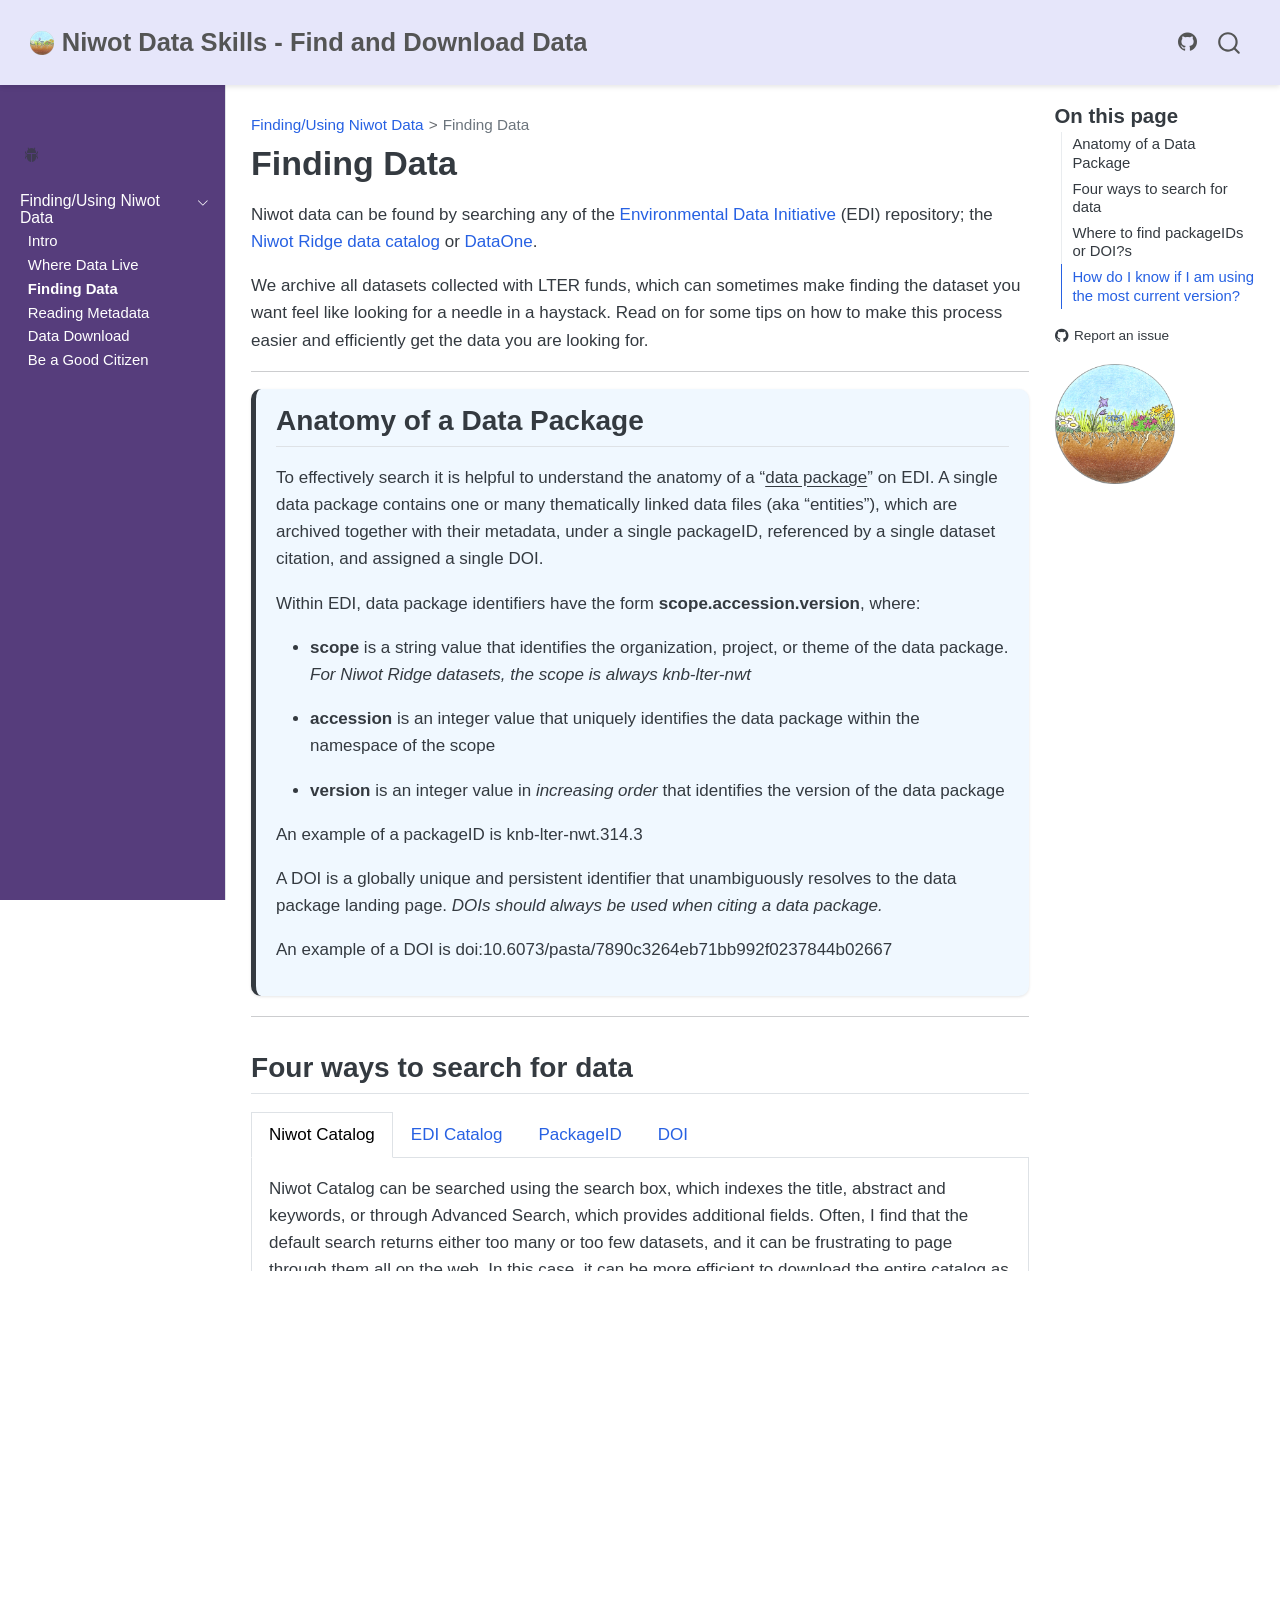
<file: docs/FIND_finding_data.html>
<!DOCTYPE html>
<html xmlns="http://www.w3.org/1999/xhtml" lang="en" xml:lang="en"><head>

<meta charset="utf-8">
<meta name="generator" content="quarto-1.5.45">

<meta name="viewport" content="width=device-width, initial-scale=1.0, user-scalable=yes">


<title>Finding Data – Niwot Data Skills - Find and Download Data</title>
<style>
code{white-space: pre-wrap;}
span.smallcaps{font-variant: small-caps;}
div.columns{display: flex; gap: min(4vw, 1.5em);}
div.column{flex: auto; overflow-x: auto;}
div.hanging-indent{margin-left: 1.5em; text-indent: -1.5em;}
ul.task-list{list-style: none;}
ul.task-list li input[type="checkbox"] {
  width: 0.8em;
  margin: 0 0.8em 0.2em -1em; /* quarto-specific, see https://github.com/quarto-dev/quarto-cli/issues/4556 */ 
  vertical-align: middle;
}
</style>


<script src="site_libs/quarto-nav/quarto-nav.js"></script>
<script src="site_libs/quarto-nav/headroom.min.js"></script>
<script src="site_libs/clipboard/clipboard.min.js"></script>
<script src="site_libs/quarto-search/autocomplete.umd.js"></script>
<script src="site_libs/quarto-search/fuse.min.js"></script>
<script src="site_libs/quarto-search/quarto-search.js"></script>
<meta name="quarto:offset" content="./">
<link href="./FIND_reading_metadata.html" rel="next">
<link href="./FIND_where_data_live.html" rel="prev">
<script src="site_libs/quarto-html/quarto.js"></script>
<script src="site_libs/quarto-html/popper.min.js"></script>
<script src="site_libs/quarto-html/tippy.umd.min.js"></script>
<script src="site_libs/quarto-html/anchor.min.js"></script>
<link href="site_libs/quarto-html/tippy.css" rel="stylesheet">
<link href="site_libs/quarto-html/quarto-syntax-highlighting.css" rel="stylesheet" id="quarto-text-highlighting-styles">
<script src="site_libs/bootstrap/bootstrap.min.js"></script>
<link href="site_libs/bootstrap/bootstrap-icons.css" rel="stylesheet">
<link href="site_libs/bootstrap/bootstrap.min.css" rel="stylesheet" id="quarto-bootstrap" data-mode="light">
<script id="quarto-search-options" type="application/json">{
  "location": "navbar",
  "copy-button": false,
  "collapse-after": 3,
  "panel-placement": "end",
  "type": "overlay",
  "limit": 50,
  "keyboard-shortcut": [
    "f",
    "/",
    "s"
  ],
  "show-item-context": false,
  "language": {
    "search-no-results-text": "No results",
    "search-matching-documents-text": "matching documents",
    "search-copy-link-title": "Copy link to search",
    "search-hide-matches-text": "Hide additional matches",
    "search-more-match-text": "more match in this document",
    "search-more-matches-text": "more matches in this document",
    "search-clear-button-title": "Clear",
    "search-text-placeholder": "",
    "search-detached-cancel-button-title": "Cancel",
    "search-submit-button-title": "Submit",
    "search-label": "Search"
  }
}</script>
<script async="" src="https://www.googletagmanager.com/gtag/js?id=G-CW9RMD9SJW"></script>

<script type="text/javascript">

window.dataLayer = window.dataLayer || [];
function gtag(){dataLayer.push(arguments);}
gtag('js', new Date());
gtag('config', 'G-CW9RMD9SJW', { 'anonymize_ip': true});
</script>
<style>html{ scroll-behavior: smooth; }</style>


<link rel="stylesheet" href="styles.css">
</head>

<body class="nav-sidebar docked nav-fixed">

<div id="quarto-search-results"></div>
  <header id="quarto-header" class="headroom fixed-top">
    <nav class="navbar navbar-expand-lg " data-bs-theme="dark">
      <div class="navbar-container container-fluid">
      <div class="navbar-brand-container mx-auto">
    <a href="./index.html" class="navbar-brand navbar-brand-logo">
    <img src="./figures/Tundra_NoShrub_icon2.png" alt="" class="navbar-logo">
    </a>
    <a class="navbar-brand" href="./index.html">
    <span class="navbar-title">Niwot Data Skills - Find and Download Data</span>
    </a>
  </div>
            <div id="quarto-search" class="" title="Search"></div>
          <button class="navbar-toggler" type="button" data-bs-toggle="collapse" data-bs-target="#navbarCollapse" aria-controls="navbarCollapse" role="menu" aria-expanded="false" aria-label="Toggle navigation" onclick="if (window.quartoToggleHeadroom) { window.quartoToggleHeadroom(); }">
  <span class="navbar-toggler-icon"></span>
</button>
          <div class="collapse navbar-collapse" id="navbarCollapse">
            <ul class="navbar-nav navbar-nav-scroll ms-auto">
  <li class="nav-item compact">
    <a class="nav-link" href="https://github.com/NWTlter/NWT_Data_Skills_Find_And_Download"> <i class="bi bi-github" role="img">
</i> 
<span class="menu-text"></span></a>
  </li>  
</ul>
          </div> <!-- /navcollapse -->
            <div class="quarto-navbar-tools">
</div>
      </div> <!-- /container-fluid -->
    </nav>
  <nav class="quarto-secondary-nav">
    <div class="container-fluid d-flex">
      <button type="button" class="quarto-btn-toggle btn" data-bs-toggle="collapse" role="button" data-bs-target=".quarto-sidebar-collapse-item" aria-controls="quarto-sidebar" aria-expanded="false" aria-label="Toggle sidebar navigation" onclick="if (window.quartoToggleHeadroom) { window.quartoToggleHeadroom(); }">
        <i class="bi bi-layout-text-sidebar-reverse"></i>
      </button>
        <nav class="quarto-page-breadcrumbs" aria-label="breadcrumb"><ol class="breadcrumb"><li class="breadcrumb-item"><a href="./index.html">Finding/Using Niwot Data</a></li><li class="breadcrumb-item"><a href="./FIND_finding_data.html">Finding Data</a></li></ol></nav>
        <a class="flex-grow-1" role="navigation" data-bs-toggle="collapse" data-bs-target=".quarto-sidebar-collapse-item" aria-controls="quarto-sidebar" aria-expanded="false" aria-label="Toggle sidebar navigation" onclick="if (window.quartoToggleHeadroom) { window.quartoToggleHeadroom(); }">      
        </a>
      <button type="button" class="btn quarto-search-button" aria-label="Search" onclick="window.quartoOpenSearch();">
        <i class="bi bi-search"></i>
      </button>
    </div>
  </nav>
</header>
<!-- content -->
<div id="quarto-content" class="quarto-container page-columns page-rows-contents page-layout-article page-navbar">
<!-- sidebar -->
  <nav id="quarto-sidebar" class="sidebar collapse collapse-horizontal quarto-sidebar-collapse-item sidebar-navigation docked overflow-auto">
        <div class="mt-2 flex-shrink-0 align-items-center">
        <div class="sidebar-search">
        <div id="quarto-search" class="" title="Search"></div>
        </div>
        </div>
        <div class="sidebar-tools-collapse">
    <a href="https://github.com/NWTlter/NWT_Data_Skills_Find_And_Download/issues/new" title="Report an issue" class="quarto-navigation-tool px-1" aria-label="Report an issue"><i class="bi bi-bug-fill"></i></a>
</div>
    <div class="sidebar-menu-container"> 
    <ul class="list-unstyled mt-1">
        <li class="sidebar-item sidebar-item-section">
      <div class="sidebar-item-container"> 
            <a class="sidebar-item-text sidebar-link text-start" data-bs-toggle="collapse" data-bs-target="#quarto-sidebar-section-1" role="navigation" aria-expanded="true">
 <span class="menu-text">Finding/Using Niwot Data</span></a>
          <a class="sidebar-item-toggle text-start" data-bs-toggle="collapse" data-bs-target="#quarto-sidebar-section-1" role="navigation" aria-expanded="true" aria-label="Toggle section">
            <i class="bi bi-chevron-right ms-2"></i>
          </a> 
      </div>
      <ul id="quarto-sidebar-section-1" class="collapse list-unstyled sidebar-section depth1 show">  
          <li class="sidebar-item">
  <div class="sidebar-item-container"> 
  <a href="./index.html" class="sidebar-item-text sidebar-link">
 <span class="menu-text">Intro</span></a>
  </div>
</li>
          <li class="sidebar-item">
  <div class="sidebar-item-container"> 
  <a href="./FIND_where_data_live.html" class="sidebar-item-text sidebar-link">
 <span class="menu-text">Where Data Live</span></a>
  </div>
</li>
          <li class="sidebar-item">
  <div class="sidebar-item-container"> 
  <a href="./FIND_finding_data.html" class="sidebar-item-text sidebar-link active">
 <span class="menu-text">Finding Data</span></a>
  </div>
</li>
          <li class="sidebar-item">
  <div class="sidebar-item-container"> 
  <a href="./FIND_reading_metadata.html" class="sidebar-item-text sidebar-link">
 <span class="menu-text">Reading Metadata</span></a>
  </div>
</li>
          <li class="sidebar-item">
  <div class="sidebar-item-container"> 
  <a href="./FIND_data_download.html" class="sidebar-item-text sidebar-link">
 <span class="menu-text">Data Download</span></a>
  </div>
</li>
          <li class="sidebar-item">
  <div class="sidebar-item-container"> 
  <a href="./FIND_be_a_good_citizen.html" class="sidebar-item-text sidebar-link">
 <span class="menu-text">Be a Good Citizen</span></a>
  </div>
</li>
      </ul>
  </li>
    </ul>
    </div>
</nav>
<div id="quarto-sidebar-glass" class="quarto-sidebar-collapse-item" data-bs-toggle="collapse" data-bs-target=".quarto-sidebar-collapse-item"></div>
<!-- margin-sidebar -->
    <div id="quarto-margin-sidebar" class="sidebar margin-sidebar">
        <nav id="TOC" role="doc-toc" class="toc-active">
    <h2 id="toc-title">On this page</h2>
   
  <ul>
  <li><a href="#anatomy-of-a-data-package" id="toc-anatomy-of-a-data-package" class="nav-link active" data-scroll-target="#anatomy-of-a-data-package">Anatomy of a Data Package</a></li>
  <li><a href="#four-ways-to-search-for-data" id="toc-four-ways-to-search-for-data" class="nav-link" data-scroll-target="#four-ways-to-search-for-data">Four ways to search for data</a></li>
  <li><a href="#where-to-find-packageids-or-dois" id="toc-where-to-find-packageids-or-dois" class="nav-link" data-scroll-target="#where-to-find-packageids-or-dois">Where to find packageIDs or DOI?s</a></li>
  <li><a href="#how-do-i-know-if-i-am-using-the-most-current-version" id="toc-how-do-i-know-if-i-am-using-the-most-current-version" class="nav-link" data-scroll-target="#how-do-i-know-if-i-am-using-the-most-current-version">How do I know if I am using the most current version?</a></li>
  </ul>
<div class="toc-actions"><ul><li><a href="https://github.com/NWTlter/NWT_Data_Skills_Find_And_Download/issues/new" class="toc-action"><i class="bi bi-github"></i>Report an issue</a></li></ul></div></nav>
    <div class="quarto-margin-footer"><div class="margin-footer-item">
<p><img src="figures/Tundra_NoShrub_icon2.png" class="img-fluid" style="width:60.0%"></p>
</div></div></div>
<!-- main -->
<main class="content" id="quarto-document-content">

<header id="title-block-header" class="quarto-title-block default"><nav class="quarto-page-breadcrumbs quarto-title-breadcrumbs d-none d-lg-block" aria-label="breadcrumb"><ol class="breadcrumb"><li class="breadcrumb-item"><a href="./index.html">Finding/Using Niwot Data</a></li><li class="breadcrumb-item"><a href="./FIND_finding_data.html">Finding Data</a></li></ol></nav>
<div class="quarto-title">
<h1 class="title">Finding Data</h1>
</div>



<div class="quarto-title-meta">

    
  
    
  </div>
  


</header>


<p>Niwot data can be found by searching any of the <a href="https://portal.edirepository.org/nis/advancedSearch.jsp">Environmental Data Initiative</a> (EDI) repository; the <a href="https://nwt.lternet.edu/data-catalog">Niwot Ridge data catalog</a> or <a href="https://www.dataone.org/">DataOne</a>.</p>
<p>We archive all datasets collected with LTER funds, which can sometimes make finding the dataset you want feel like looking for a needle in a haystack. Read on for some tips on how to make this process easier and efficiently get the data you are looking for.</p>
<hr>
<section id="anatomy-of-a-data-package" class="level2 custom-section">
<h2 class="anchored" data-anchor-id="anatomy-of-a-data-package">Anatomy of a Data Package</h2>
<p>To effectively search it is helpful to understand the anatomy of a “<a href="https://edirepository.org/resources/the-data-package">data package</a>” on EDI. A single data package contains one or many thematically linked data files (aka “entities”), which are archived together with their metadata, under a single packageID, referenced by a single dataset citation, and assigned a single DOI.</p>
<p>Within EDI, data package identifiers have the form <strong>scope.accession.version</strong>, where:</p>
<ul>
<li><p><strong>scope</strong> is a string value that identifies the organization, project, or theme of the data package. <em>For Niwot Ridge datasets, the scope is always knb-lter-nwt</em></p></li>
<li><p><strong>accession</strong> is an integer value that uniquely identifies the data package within the namespace of the scope</p></li>
<li><p><strong>version</strong> is an integer value in <em>increasing order</em> that identifies the version of the data package</p></li>
</ul>
<p>An example of a packageID is knb-lter-nwt.314.3</p>
<p>A DOI is a globally unique and persistent identifier that unambiguously resolves to the data package landing page. <em>DOIs should always be used when citing a data package.</em></p>
<p>An example of a DOI is doi:10.6073/pasta/7890c3264eb71bb992f0237844b02667</p>
</section>
<hr>
<section id="four-ways-to-search-for-data" class="level2">
<h2 class="anchored" data-anchor-id="four-ways-to-search-for-data">Four ways to search for data</h2>
<div class="tabset-margin-container"></div><div class="panel-tabset">
<ul class="nav nav-tabs" role="tablist"><li class="nav-item" role="presentation"><a class="nav-link active" id="tabset-1-1-tab" data-bs-toggle="tab" data-bs-target="#tabset-1-1" role="tab" aria-controls="tabset-1-1" aria-selected="true" aria-current="page">Niwot Catalog</a></li><li class="nav-item" role="presentation"><a class="nav-link" id="tabset-1-2-tab" data-bs-toggle="tab" data-bs-target="#tabset-1-2" role="tab" aria-controls="tabset-1-2" aria-selected="false">EDI Catalog</a></li><li class="nav-item" role="presentation"><a class="nav-link" id="tabset-1-3-tab" data-bs-toggle="tab" data-bs-target="#tabset-1-3" role="tab" aria-controls="tabset-1-3" aria-selected="false">PackageID</a></li><li class="nav-item" role="presentation"><a class="nav-link" id="tabset-1-4-tab" data-bs-toggle="tab" data-bs-target="#tabset-1-4" role="tab" aria-controls="tabset-1-4" aria-selected="false">DOI</a></li></ul>
<div class="tab-content">
<div id="tabset-1-1" class="tab-pane active" role="tabpanel" aria-labelledby="tabset-1-1-tab">
<p>Niwot Catalog can be searched using the search box, which indexes the title, abstract and keywords, or through Advanced Search, which provides additional fields. Often, I find that the default search returns either too many or too few datasets, and it can be frustrating to page through them all on the web. In this case, it can be more efficient to download the entire catalog as a .csv and either search the results locally after opening the spreadsheet (CTL-F), or scanning quickly for a specific dataset or datasets of interest.</p>
<p><img src="figures/download_as_csv.jpg" class="img-fluid" style="width:50.0%"></p>
</div>
<div id="tabset-1-2" class="tab-pane" role="tabpanel" aria-labelledby="tabset-1-2-tab">
<p>EDI catalog has both search and advanced search features. Narrowing the search to include only the Niwot scope (data packages beginning with knb-lter-nwt) will help reduce your search to Niwot LTER data</p>
<p><img src="figures/edi_nwt_scope.jpg" class="img-fluid" style="width:50.0%"></p>
</div>
<div id="tabset-1-3" class="tab-pane" role="tabpanel" aria-labelledby="tabset-1-3-tab">
<p>If you know the packageID of a dataset, you can enter that directly into the Identifier field of the EDI data catalog advanced search. Entering a packageID without a version (i.e.&nbsp;entering only the scope and accession, example: knb-lter-nwt.314) will lead you to the most current version.</p>
<p><img src="figures/edi_nwt_package.jpg" class="img-fluid" style="width:50.0%"></p>
</div>
<div id="tabset-1-4" class="tab-pane" role="tabpanel" aria-labelledby="tabset-1-4-tab">
<p>If you know the DOI of a dataset you can enter it directly into your browser to be taken to the landing page of the dataset, all you need to do is append the doi to the url https://doi.org/ (the doi will start with 10.6073)</p>
</div>
</div>
</div>
</section>
<section id="where-to-find-packageids-or-dois" class="level2 custom-section">
<h2 class="anchored" data-anchor-id="where-to-find-packageids-or-dois">Where to find packageIDs or DOI?s</h2>
<p>PackageIDs and DOIs can be found in the data catalog and citations of journal articles. Most of Niwot’s long-term datasets (aka “signature datasets” were listed in the NWT VIII renewal. This table can be downloaded <a href="./pdfs/signature_data.pdf">here</a>. Note most of our ongoing datasets get updated each year. However the scope and accession of the packageID stays consistent over time; only the version increments over time.</p>
</section>
<section id="how-do-i-know-if-i-am-using-the-most-current-version" class="level2">
<h2 class="anchored" data-anchor-id="how-do-i-know-if-i-am-using-the-most-current-version">How do I know if I am using the most current version?</h2>
<p>The landing page of an out-of-date version of a dataset will clearly indicate that there is a more recent version available as well as provide a link to the most current version. Unless you are specifically trying to reproduce an prior analysis, it is recommended to always use the most current version.</p>
<p><img src="figures/not_recent_version.jpg" class="img-fluid" style="width:50.0%"></p>


</section>

</main> <!-- /main -->
<script id="quarto-html-after-body" type="application/javascript">
window.document.addEventListener("DOMContentLoaded", function (event) {
  const toggleBodyColorMode = (bsSheetEl) => {
    const mode = bsSheetEl.getAttribute("data-mode");
    const bodyEl = window.document.querySelector("body");
    if (mode === "dark") {
      bodyEl.classList.add("quarto-dark");
      bodyEl.classList.remove("quarto-light");
    } else {
      bodyEl.classList.add("quarto-light");
      bodyEl.classList.remove("quarto-dark");
    }
  }
  const toggleBodyColorPrimary = () => {
    const bsSheetEl = window.document.querySelector("link#quarto-bootstrap");
    if (bsSheetEl) {
      toggleBodyColorMode(bsSheetEl);
    }
  }
  toggleBodyColorPrimary();  
  const icon = "";
  const anchorJS = new window.AnchorJS();
  anchorJS.options = {
    placement: 'right',
    icon: icon
  };
  anchorJS.add('.anchored');
  const isCodeAnnotation = (el) => {
    for (const clz of el.classList) {
      if (clz.startsWith('code-annotation-')) {                     
        return true;
      }
    }
    return false;
  }
  const onCopySuccess = function(e) {
    // button target
    const button = e.trigger;
    // don't keep focus
    button.blur();
    // flash "checked"
    button.classList.add('code-copy-button-checked');
    var currentTitle = button.getAttribute("title");
    button.setAttribute("title", "Copied!");
    let tooltip;
    if (window.bootstrap) {
      button.setAttribute("data-bs-toggle", "tooltip");
      button.setAttribute("data-bs-placement", "left");
      button.setAttribute("data-bs-title", "Copied!");
      tooltip = new bootstrap.Tooltip(button, 
        { trigger: "manual", 
          customClass: "code-copy-button-tooltip",
          offset: [0, -8]});
      tooltip.show();    
    }
    setTimeout(function() {
      if (tooltip) {
        tooltip.hide();
        button.removeAttribute("data-bs-title");
        button.removeAttribute("data-bs-toggle");
        button.removeAttribute("data-bs-placement");
      }
      button.setAttribute("title", currentTitle);
      button.classList.remove('code-copy-button-checked');
    }, 1000);
    // clear code selection
    e.clearSelection();
  }
  const getTextToCopy = function(trigger) {
      const codeEl = trigger.previousElementSibling.cloneNode(true);
      for (const childEl of codeEl.children) {
        if (isCodeAnnotation(childEl)) {
          childEl.remove();
        }
      }
      return codeEl.innerText;
  }
  const clipboard = new window.ClipboardJS('.code-copy-button:not([data-in-quarto-modal])', {
    text: getTextToCopy
  });
  clipboard.on('success', onCopySuccess);
  if (window.document.getElementById('quarto-embedded-source-code-modal')) {
    // For code content inside modals, clipBoardJS needs to be initialized with a container option
    // TODO: Check when it could be a function (https://github.com/zenorocha/clipboard.js/issues/860)
    const clipboardModal = new window.ClipboardJS('.code-copy-button[data-in-quarto-modal]', {
      text: getTextToCopy,
      container: window.document.getElementById('quarto-embedded-source-code-modal')
    });
    clipboardModal.on('success', onCopySuccess);
  }
    var localhostRegex = new RegExp(/^(?:http|https):\/\/localhost\:?[0-9]*\//);
    var mailtoRegex = new RegExp(/^mailto:/);
      var filterRegex = new RegExp('/' + window.location.host + '/');
    var isInternal = (href) => {
        return filterRegex.test(href) || localhostRegex.test(href) || mailtoRegex.test(href);
    }
    // Inspect non-navigation links and adorn them if external
 	var links = window.document.querySelectorAll('a[href]:not(.nav-link):not(.navbar-brand):not(.toc-action):not(.sidebar-link):not(.sidebar-item-toggle):not(.pagination-link):not(.no-external):not([aria-hidden]):not(.dropdown-item):not(.quarto-navigation-tool):not(.about-link)');
    for (var i=0; i<links.length; i++) {
      const link = links[i];
      if (!isInternal(link.href)) {
        // undo the damage that might have been done by quarto-nav.js in the case of
        // links that we want to consider external
        if (link.dataset.originalHref !== undefined) {
          link.href = link.dataset.originalHref;
        }
      }
    }
  function tippyHover(el, contentFn, onTriggerFn, onUntriggerFn) {
    const config = {
      allowHTML: true,
      maxWidth: 500,
      delay: 100,
      arrow: false,
      appendTo: function(el) {
          return el.parentElement;
      },
      interactive: true,
      interactiveBorder: 10,
      theme: 'quarto',
      placement: 'bottom-start',
    };
    if (contentFn) {
      config.content = contentFn;
    }
    if (onTriggerFn) {
      config.onTrigger = onTriggerFn;
    }
    if (onUntriggerFn) {
      config.onUntrigger = onUntriggerFn;
    }
    window.tippy(el, config); 
  }
  const noterefs = window.document.querySelectorAll('a[role="doc-noteref"]');
  for (var i=0; i<noterefs.length; i++) {
    const ref = noterefs[i];
    tippyHover(ref, function() {
      // use id or data attribute instead here
      let href = ref.getAttribute('data-footnote-href') || ref.getAttribute('href');
      try { href = new URL(href).hash; } catch {}
      const id = href.replace(/^#\/?/, "");
      const note = window.document.getElementById(id);
      if (note) {
        return note.innerHTML;
      } else {
        return "";
      }
    });
  }
  const xrefs = window.document.querySelectorAll('a.quarto-xref');
  const processXRef = (id, note) => {
    // Strip column container classes
    const stripColumnClz = (el) => {
      el.classList.remove("page-full", "page-columns");
      if (el.children) {
        for (const child of el.children) {
          stripColumnClz(child);
        }
      }
    }
    stripColumnClz(note)
    if (id === null || id.startsWith('sec-')) {
      // Special case sections, only their first couple elements
      const container = document.createElement("div");
      if (note.children && note.children.length > 2) {
        container.appendChild(note.children[0].cloneNode(true));
        for (let i = 1; i < note.children.length; i++) {
          const child = note.children[i];
          if (child.tagName === "P" && child.innerText === "") {
            continue;
          } else {
            container.appendChild(child.cloneNode(true));
            break;
          }
        }
        if (window.Quarto?.typesetMath) {
          window.Quarto.typesetMath(container);
        }
        return container.innerHTML
      } else {
        if (window.Quarto?.typesetMath) {
          window.Quarto.typesetMath(note);
        }
        return note.innerHTML;
      }
    } else {
      // Remove any anchor links if they are present
      const anchorLink = note.querySelector('a.anchorjs-link');
      if (anchorLink) {
        anchorLink.remove();
      }
      if (window.Quarto?.typesetMath) {
        window.Quarto.typesetMath(note);
      }
      // TODO in 1.5, we should make sure this works without a callout special case
      if (note.classList.contains("callout")) {
        return note.outerHTML;
      } else {
        return note.innerHTML;
      }
    }
  }
  for (var i=0; i<xrefs.length; i++) {
    const xref = xrefs[i];
    tippyHover(xref, undefined, function(instance) {
      instance.disable();
      let url = xref.getAttribute('href');
      let hash = undefined; 
      if (url.startsWith('#')) {
        hash = url;
      } else {
        try { hash = new URL(url).hash; } catch {}
      }
      if (hash) {
        const id = hash.replace(/^#\/?/, "");
        const note = window.document.getElementById(id);
        if (note !== null) {
          try {
            const html = processXRef(id, note.cloneNode(true));
            instance.setContent(html);
          } finally {
            instance.enable();
            instance.show();
          }
        } else {
          // See if we can fetch this
          fetch(url.split('#')[0])
          .then(res => res.text())
          .then(html => {
            const parser = new DOMParser();
            const htmlDoc = parser.parseFromString(html, "text/html");
            const note = htmlDoc.getElementById(id);
            if (note !== null) {
              const html = processXRef(id, note);
              instance.setContent(html);
            } 
          }).finally(() => {
            instance.enable();
            instance.show();
          });
        }
      } else {
        // See if we can fetch a full url (with no hash to target)
        // This is a special case and we should probably do some content thinning / targeting
        fetch(url)
        .then(res => res.text())
        .then(html => {
          const parser = new DOMParser();
          const htmlDoc = parser.parseFromString(html, "text/html");
          const note = htmlDoc.querySelector('main.content');
          if (note !== null) {
            // This should only happen for chapter cross references
            // (since there is no id in the URL)
            // remove the first header
            if (note.children.length > 0 && note.children[0].tagName === "HEADER") {
              note.children[0].remove();
            }
            const html = processXRef(null, note);
            instance.setContent(html);
          } 
        }).finally(() => {
          instance.enable();
          instance.show();
        });
      }
    }, function(instance) {
    });
  }
      let selectedAnnoteEl;
      const selectorForAnnotation = ( cell, annotation) => {
        let cellAttr = 'data-code-cell="' + cell + '"';
        let lineAttr = 'data-code-annotation="' +  annotation + '"';
        const selector = 'span[' + cellAttr + '][' + lineAttr + ']';
        return selector;
      }
      const selectCodeLines = (annoteEl) => {
        const doc = window.document;
        const targetCell = annoteEl.getAttribute("data-target-cell");
        const targetAnnotation = annoteEl.getAttribute("data-target-annotation");
        const annoteSpan = window.document.querySelector(selectorForAnnotation(targetCell, targetAnnotation));
        const lines = annoteSpan.getAttribute("data-code-lines").split(",");
        const lineIds = lines.map((line) => {
          return targetCell + "-" + line;
        })
        let top = null;
        let height = null;
        let parent = null;
        if (lineIds.length > 0) {
            //compute the position of the single el (top and bottom and make a div)
            const el = window.document.getElementById(lineIds[0]);
            top = el.offsetTop;
            height = el.offsetHeight;
            parent = el.parentElement.parentElement;
          if (lineIds.length > 1) {
            const lastEl = window.document.getElementById(lineIds[lineIds.length - 1]);
            const bottom = lastEl.offsetTop + lastEl.offsetHeight;
            height = bottom - top;
          }
          if (top !== null && height !== null && parent !== null) {
            // cook up a div (if necessary) and position it 
            let div = window.document.getElementById("code-annotation-line-highlight");
            if (div === null) {
              div = window.document.createElement("div");
              div.setAttribute("id", "code-annotation-line-highlight");
              div.style.position = 'absolute';
              parent.appendChild(div);
            }
            div.style.top = top - 2 + "px";
            div.style.height = height + 4 + "px";
            div.style.left = 0;
            let gutterDiv = window.document.getElementById("code-annotation-line-highlight-gutter");
            if (gutterDiv === null) {
              gutterDiv = window.document.createElement("div");
              gutterDiv.setAttribute("id", "code-annotation-line-highlight-gutter");
              gutterDiv.style.position = 'absolute';
              const codeCell = window.document.getElementById(targetCell);
              const gutter = codeCell.querySelector('.code-annotation-gutter');
              gutter.appendChild(gutterDiv);
            }
            gutterDiv.style.top = top - 2 + "px";
            gutterDiv.style.height = height + 4 + "px";
          }
          selectedAnnoteEl = annoteEl;
        }
      };
      const unselectCodeLines = () => {
        const elementsIds = ["code-annotation-line-highlight", "code-annotation-line-highlight-gutter"];
        elementsIds.forEach((elId) => {
          const div = window.document.getElementById(elId);
          if (div) {
            div.remove();
          }
        });
        selectedAnnoteEl = undefined;
      };
        // Handle positioning of the toggle
    window.addEventListener(
      "resize",
      throttle(() => {
        elRect = undefined;
        if (selectedAnnoteEl) {
          selectCodeLines(selectedAnnoteEl);
        }
      }, 10)
    );
    function throttle(fn, ms) {
    let throttle = false;
    let timer;
      return (...args) => {
        if(!throttle) { // first call gets through
            fn.apply(this, args);
            throttle = true;
        } else { // all the others get throttled
            if(timer) clearTimeout(timer); // cancel #2
            timer = setTimeout(() => {
              fn.apply(this, args);
              timer = throttle = false;
            }, ms);
        }
      };
    }
      // Attach click handler to the DT
      const annoteDls = window.document.querySelectorAll('dt[data-target-cell]');
      for (const annoteDlNode of annoteDls) {
        annoteDlNode.addEventListener('click', (event) => {
          const clickedEl = event.target;
          if (clickedEl !== selectedAnnoteEl) {
            unselectCodeLines();
            const activeEl = window.document.querySelector('dt[data-target-cell].code-annotation-active');
            if (activeEl) {
              activeEl.classList.remove('code-annotation-active');
            }
            selectCodeLines(clickedEl);
            clickedEl.classList.add('code-annotation-active');
          } else {
            // Unselect the line
            unselectCodeLines();
            clickedEl.classList.remove('code-annotation-active');
          }
        });
      }
  const findCites = (el) => {
    const parentEl = el.parentElement;
    if (parentEl) {
      const cites = parentEl.dataset.cites;
      if (cites) {
        return {
          el,
          cites: cites.split(' ')
        };
      } else {
        return findCites(el.parentElement)
      }
    } else {
      return undefined;
    }
  };
  var bibliorefs = window.document.querySelectorAll('a[role="doc-biblioref"]');
  for (var i=0; i<bibliorefs.length; i++) {
    const ref = bibliorefs[i];
    const citeInfo = findCites(ref);
    if (citeInfo) {
      tippyHover(citeInfo.el, function() {
        var popup = window.document.createElement('div');
        citeInfo.cites.forEach(function(cite) {
          var citeDiv = window.document.createElement('div');
          citeDiv.classList.add('hanging-indent');
          citeDiv.classList.add('csl-entry');
          var biblioDiv = window.document.getElementById('ref-' + cite);
          if (biblioDiv) {
            citeDiv.innerHTML = biblioDiv.innerHTML;
          }
          popup.appendChild(citeDiv);
        });
        return popup.innerHTML;
      });
    }
  }
});
</script>
<nav class="page-navigation">
  <div class="nav-page nav-page-previous">
      <a href="./FIND_where_data_live.html" class="pagination-link" aria-label="Where Data Live">
        <i class="bi bi-arrow-left-short"></i> <span class="nav-page-text">Where Data Live</span>
      </a>          
  </div>
  <div class="nav-page nav-page-next">
      <a href="./FIND_reading_metadata.html" class="pagination-link" aria-label="Reading Metadata">
        <span class="nav-page-text">Reading Metadata</span> <i class="bi bi-arrow-right-short"></i>
      </a>
  </div>
</nav>
</div> <!-- /content -->
<footer class="footer">
  <div class="nav-footer">
    <div class="nav-footer-left">
      &nbsp;
    </div>   
    <div class="nav-footer-center">
<p>© 2026 Niwot Ridge LTER</p>
<div class="toc-actions d-sm-block d-md-none"><ul><li><a href="https://github.com/NWTlter/NWT_Data_Skills_Find_And_Download/issues/new" class="toc-action"><i class="bi bi-github"></i>Report an issue</a></li></ul></div></div>
    <div class="nav-footer-right">
      &nbsp;
    </div>
  </div>
</footer>




<script src="site_libs/quarto-html/zenscroll-min.js"></script>
</body></html>
</file>
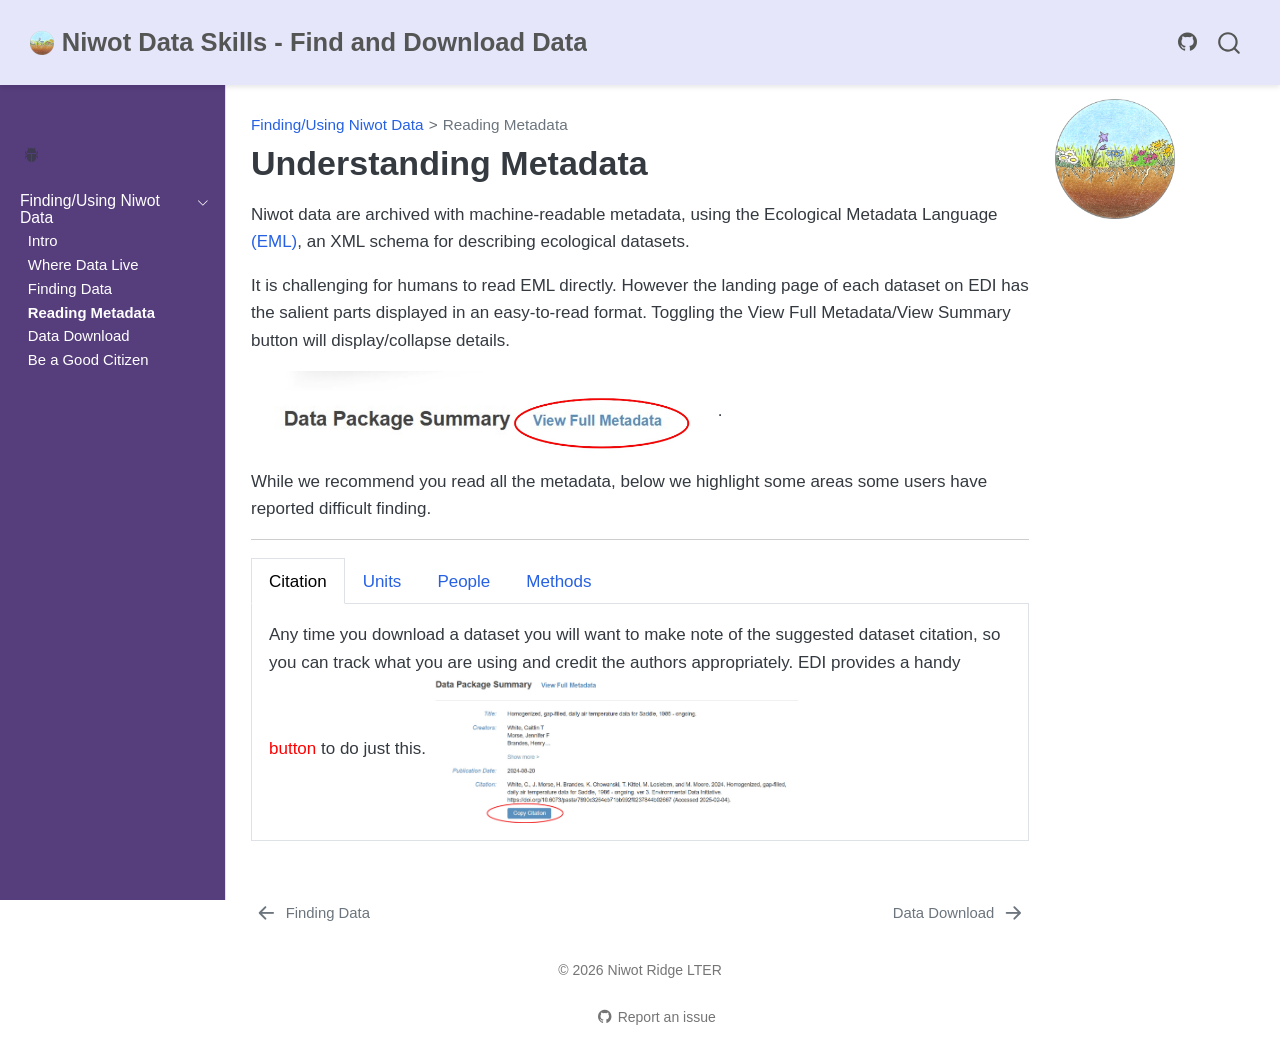
<file: docs/FIND_reading_metadata.html>
<!DOCTYPE html>
<html xmlns="http://www.w3.org/1999/xhtml" lang="en" xml:lang="en"><head>

<meta charset="utf-8">
<meta name="generator" content="quarto-1.5.45">

<meta name="viewport" content="width=device-width, initial-scale=1.0, user-scalable=yes">


<title>Understanding Metadata – Niwot Data Skills - Find and Download Data</title>
<style>
code{white-space: pre-wrap;}
span.smallcaps{font-variant: small-caps;}
div.columns{display: flex; gap: min(4vw, 1.5em);}
div.column{flex: auto; overflow-x: auto;}
div.hanging-indent{margin-left: 1.5em; text-indent: -1.5em;}
ul.task-list{list-style: none;}
ul.task-list li input[type="checkbox"] {
  width: 0.8em;
  margin: 0 0.8em 0.2em -1em; /* quarto-specific, see https://github.com/quarto-dev/quarto-cli/issues/4556 */ 
  vertical-align: middle;
}
</style>


<script src="site_libs/quarto-nav/quarto-nav.js"></script>
<script src="site_libs/quarto-nav/headroom.min.js"></script>
<script src="site_libs/clipboard/clipboard.min.js"></script>
<script src="site_libs/quarto-search/autocomplete.umd.js"></script>
<script src="site_libs/quarto-search/fuse.min.js"></script>
<script src="site_libs/quarto-search/quarto-search.js"></script>
<meta name="quarto:offset" content="./">
<link href="./FIND_data_download.html" rel="next">
<link href="./FIND_finding_data.html" rel="prev">
<script src="site_libs/quarto-html/quarto.js"></script>
<script src="site_libs/quarto-html/popper.min.js"></script>
<script src="site_libs/quarto-html/tippy.umd.min.js"></script>
<script src="site_libs/quarto-html/anchor.min.js"></script>
<link href="site_libs/quarto-html/tippy.css" rel="stylesheet">
<link href="site_libs/quarto-html/quarto-syntax-highlighting.css" rel="stylesheet" id="quarto-text-highlighting-styles">
<script src="site_libs/bootstrap/bootstrap.min.js"></script>
<link href="site_libs/bootstrap/bootstrap-icons.css" rel="stylesheet">
<link href="site_libs/bootstrap/bootstrap.min.css" rel="stylesheet" id="quarto-bootstrap" data-mode="light">
<script id="quarto-search-options" type="application/json">{
  "location": "navbar",
  "copy-button": false,
  "collapse-after": 3,
  "panel-placement": "end",
  "type": "overlay",
  "limit": 50,
  "keyboard-shortcut": [
    "f",
    "/",
    "s"
  ],
  "show-item-context": false,
  "language": {
    "search-no-results-text": "No results",
    "search-matching-documents-text": "matching documents",
    "search-copy-link-title": "Copy link to search",
    "search-hide-matches-text": "Hide additional matches",
    "search-more-match-text": "more match in this document",
    "search-more-matches-text": "more matches in this document",
    "search-clear-button-title": "Clear",
    "search-text-placeholder": "",
    "search-detached-cancel-button-title": "Cancel",
    "search-submit-button-title": "Submit",
    "search-label": "Search"
  }
}</script>
<script async="" src="https://www.googletagmanager.com/gtag/js?id=G-CW9RMD9SJW"></script>

<script type="text/javascript">

window.dataLayer = window.dataLayer || [];
function gtag(){dataLayer.push(arguments);}
gtag('js', new Date());
gtag('config', 'G-CW9RMD9SJW', { 'anonymize_ip': true});
</script>
<style>html{ scroll-behavior: smooth; }</style>


<link rel="stylesheet" href="styles.css">
</head>

<body class="nav-sidebar docked nav-fixed">

<div id="quarto-search-results"></div>
  <header id="quarto-header" class="headroom fixed-top">
    <nav class="navbar navbar-expand-lg " data-bs-theme="dark">
      <div class="navbar-container container-fluid">
      <div class="navbar-brand-container mx-auto">
    <a href="./index.html" class="navbar-brand navbar-brand-logo">
    <img src="./figures/Tundra_NoShrub_icon2.png" alt="" class="navbar-logo">
    </a>
    <a class="navbar-brand" href="./index.html">
    <span class="navbar-title">Niwot Data Skills - Find and Download Data</span>
    </a>
  </div>
            <div id="quarto-search" class="" title="Search"></div>
          <button class="navbar-toggler" type="button" data-bs-toggle="collapse" data-bs-target="#navbarCollapse" aria-controls="navbarCollapse" role="menu" aria-expanded="false" aria-label="Toggle navigation" onclick="if (window.quartoToggleHeadroom) { window.quartoToggleHeadroom(); }">
  <span class="navbar-toggler-icon"></span>
</button>
          <div class="collapse navbar-collapse" id="navbarCollapse">
            <ul class="navbar-nav navbar-nav-scroll ms-auto">
  <li class="nav-item compact">
    <a class="nav-link" href="https://github.com/NWTlter/NWT_Data_Skills_Find_And_Download"> <i class="bi bi-github" role="img">
</i> 
<span class="menu-text"></span></a>
  </li>  
</ul>
          </div> <!-- /navcollapse -->
            <div class="quarto-navbar-tools">
</div>
      </div> <!-- /container-fluid -->
    </nav>
  <nav class="quarto-secondary-nav">
    <div class="container-fluid d-flex">
      <button type="button" class="quarto-btn-toggle btn" data-bs-toggle="collapse" role="button" data-bs-target=".quarto-sidebar-collapse-item" aria-controls="quarto-sidebar" aria-expanded="false" aria-label="Toggle sidebar navigation" onclick="if (window.quartoToggleHeadroom) { window.quartoToggleHeadroom(); }">
        <i class="bi bi-layout-text-sidebar-reverse"></i>
      </button>
        <nav class="quarto-page-breadcrumbs" aria-label="breadcrumb"><ol class="breadcrumb"><li class="breadcrumb-item"><a href="./index.html">Finding/Using Niwot Data</a></li><li class="breadcrumb-item"><a href="./FIND_reading_metadata.html">Reading Metadata</a></li></ol></nav>
        <a class="flex-grow-1" role="navigation" data-bs-toggle="collapse" data-bs-target=".quarto-sidebar-collapse-item" aria-controls="quarto-sidebar" aria-expanded="false" aria-label="Toggle sidebar navigation" onclick="if (window.quartoToggleHeadroom) { window.quartoToggleHeadroom(); }">      
        </a>
      <button type="button" class="btn quarto-search-button" aria-label="Search" onclick="window.quartoOpenSearch();">
        <i class="bi bi-search"></i>
      </button>
    </div>
  </nav>
</header>
<!-- content -->
<div id="quarto-content" class="quarto-container page-columns page-rows-contents page-layout-article page-navbar">
<!-- sidebar -->
  <nav id="quarto-sidebar" class="sidebar collapse collapse-horizontal quarto-sidebar-collapse-item sidebar-navigation docked overflow-auto">
        <div class="mt-2 flex-shrink-0 align-items-center">
        <div class="sidebar-search">
        <div id="quarto-search" class="" title="Search"></div>
        </div>
        </div>
        <div class="sidebar-tools-collapse">
    <a href="https://github.com/NWTlter/NWT_Data_Skills_Find_And_Download/issues/new" title="Report an issue" class="quarto-navigation-tool px-1" aria-label="Report an issue"><i class="bi bi-bug-fill"></i></a>
</div>
    <div class="sidebar-menu-container"> 
    <ul class="list-unstyled mt-1">
        <li class="sidebar-item sidebar-item-section">
      <div class="sidebar-item-container"> 
            <a class="sidebar-item-text sidebar-link text-start" data-bs-toggle="collapse" data-bs-target="#quarto-sidebar-section-1" role="navigation" aria-expanded="true">
 <span class="menu-text">Finding/Using Niwot Data</span></a>
          <a class="sidebar-item-toggle text-start" data-bs-toggle="collapse" data-bs-target="#quarto-sidebar-section-1" role="navigation" aria-expanded="true" aria-label="Toggle section">
            <i class="bi bi-chevron-right ms-2"></i>
          </a> 
      </div>
      <ul id="quarto-sidebar-section-1" class="collapse list-unstyled sidebar-section depth1 show">  
          <li class="sidebar-item">
  <div class="sidebar-item-container"> 
  <a href="./index.html" class="sidebar-item-text sidebar-link">
 <span class="menu-text">Intro</span></a>
  </div>
</li>
          <li class="sidebar-item">
  <div class="sidebar-item-container"> 
  <a href="./FIND_where_data_live.html" class="sidebar-item-text sidebar-link">
 <span class="menu-text">Where Data Live</span></a>
  </div>
</li>
          <li class="sidebar-item">
  <div class="sidebar-item-container"> 
  <a href="./FIND_finding_data.html" class="sidebar-item-text sidebar-link">
 <span class="menu-text">Finding Data</span></a>
  </div>
</li>
          <li class="sidebar-item">
  <div class="sidebar-item-container"> 
  <a href="./FIND_reading_metadata.html" class="sidebar-item-text sidebar-link active">
 <span class="menu-text">Reading Metadata</span></a>
  </div>
</li>
          <li class="sidebar-item">
  <div class="sidebar-item-container"> 
  <a href="./FIND_data_download.html" class="sidebar-item-text sidebar-link">
 <span class="menu-text">Data Download</span></a>
  </div>
</li>
          <li class="sidebar-item">
  <div class="sidebar-item-container"> 
  <a href="./FIND_be_a_good_citizen.html" class="sidebar-item-text sidebar-link">
 <span class="menu-text">Be a Good Citizen</span></a>
  </div>
</li>
      </ul>
  </li>
    </ul>
    </div>
</nav>
<div id="quarto-sidebar-glass" class="quarto-sidebar-collapse-item" data-bs-toggle="collapse" data-bs-target=".quarto-sidebar-collapse-item"></div>
<!-- margin-sidebar -->
    <div id="quarto-margin-sidebar" class="sidebar margin-sidebar">
        
    <div class="quarto-margin-footer"><div class="margin-footer-item">
<p><img src="figures/Tundra_NoShrub_icon2.png" class="img-fluid" style="width:60.0%"></p>
</div></div></div>
<!-- main -->
<main class="content" id="quarto-document-content">

<header id="title-block-header" class="quarto-title-block default"><nav class="quarto-page-breadcrumbs quarto-title-breadcrumbs d-none d-lg-block" aria-label="breadcrumb"><ol class="breadcrumb"><li class="breadcrumb-item"><a href="./index.html">Finding/Using Niwot Data</a></li><li class="breadcrumb-item"><a href="./FIND_reading_metadata.html">Reading Metadata</a></li></ol></nav>
<div class="quarto-title">
<h1 class="title">Understanding Metadata</h1>
</div>



<div class="quarto-title-meta">

    
  
    
  </div>
  


</header>


<p>Niwot data are archived with machine-readable metadata, using the Ecological Metadata Language <a href="https://eml.ecoinformatics.org/">(EML)</a>, an XML schema for describing ecological datasets.</p>
<p>It is challenging for humans to read EML directly. However the landing page of each dataset on EDI has the salient parts displayed in an easy-to-read format. Toggling the View Full Metadata/View Summary button will display/collapse details.</p>
<p><img src="figures/edi_full_metadata.jpg" class="img-fluid" style="width:60.0%">.</p>
<p>While we recommend you read all the metadata, below we highlight some areas some users have reported difficult finding.</p>
<hr>
<div class="tabset-margin-container"></div><div class="panel-tabset">
<ul class="nav nav-tabs" role="tablist"><li class="nav-item" role="presentation"><a class="nav-link active" id="tabset-1-1-tab" data-bs-toggle="tab" data-bs-target="#tabset-1-1" role="tab" aria-controls="tabset-1-1" aria-selected="true" aria-current="page">Citation</a></li><li class="nav-item" role="presentation"><a class="nav-link" id="tabset-1-2-tab" data-bs-toggle="tab" data-bs-target="#tabset-1-2" role="tab" aria-controls="tabset-1-2" aria-selected="false">Units</a></li><li class="nav-item" role="presentation"><a class="nav-link" id="tabset-1-3-tab" data-bs-toggle="tab" data-bs-target="#tabset-1-3" role="tab" aria-controls="tabset-1-3" aria-selected="false">People</a></li><li class="nav-item" role="presentation"><a class="nav-link" id="tabset-1-4-tab" data-bs-toggle="tab" data-bs-target="#tabset-1-4" role="tab" aria-controls="tabset-1-4" aria-selected="false">Methods</a></li></ul>
<div class="tab-content">
<div id="tabset-1-1" class="tab-pane active" role="tabpanel" aria-labelledby="tabset-1-1-tab">
<p>Any time you download a dataset you will want to make note of the suggested dataset citation, so you can track what you are using and credit the authors appropriately. EDI provides a handy <span style="color:red;">button</span> to do just this. <img src="figures/citation.jpg" class="img-fluid" style="width:50.0%"></p>
</div>
<div id="tabset-1-2" class="tab-pane" role="tabpanel" aria-labelledby="tabset-1-2-tab">
<p>Variable definitions and units can be found under <span style="color:red;">Data Entities</span> in the section <span style="color:red;">Table Column Descriptions</span>. This section will also tell you what any abbreviations mean.</p>
<p><img src="figures/edi_units.jpg" class="img-fluid" style="width:90.0%"></p>
</div>
<div id="tabset-1-3" class="tab-pane" role="tabpanel" aria-labelledby="tabset-1-3-tab">
<p><span style="color:red;">Creators</span> are the main individuals who initiated or maintained a dataset and are listed as authors in the suggested dataset citation. Where possible, we have also been adding the names of techs (they will display on EDI as ‘associate’, downloading the full EML also allows you to see their full roles). Consider adding key data contributors to you authorship or acknowledgements section as appropriate.</p>
<p><img src="figures/edi_people.jpg" class="img-fluid" style="width:90.0%"></p>
</div>
<div id="tabset-1-4" class="tab-pane" role="tabpanel" aria-labelledby="tabset-1-4-tab">
<p><span style="color:red;">Read the methods!</span> They contain critical information about how the data were collected, known issues and other information that will help guide your analyses. If there’s something you don’t understand, reach out to the dataset creators and/or the dataset contact and we will put you in touch with someone who can help.</p>
<p><img src="figures/edi_methods.jpg" class="img-fluid" style="width:90.0%"></p>
</div>
</div>
</div>



</main> <!-- /main -->
<script id="quarto-html-after-body" type="application/javascript">
window.document.addEventListener("DOMContentLoaded", function (event) {
  const toggleBodyColorMode = (bsSheetEl) => {
    const mode = bsSheetEl.getAttribute("data-mode");
    const bodyEl = window.document.querySelector("body");
    if (mode === "dark") {
      bodyEl.classList.add("quarto-dark");
      bodyEl.classList.remove("quarto-light");
    } else {
      bodyEl.classList.add("quarto-light");
      bodyEl.classList.remove("quarto-dark");
    }
  }
  const toggleBodyColorPrimary = () => {
    const bsSheetEl = window.document.querySelector("link#quarto-bootstrap");
    if (bsSheetEl) {
      toggleBodyColorMode(bsSheetEl);
    }
  }
  toggleBodyColorPrimary();  
  const icon = "";
  const anchorJS = new window.AnchorJS();
  anchorJS.options = {
    placement: 'right',
    icon: icon
  };
  anchorJS.add('.anchored');
  const isCodeAnnotation = (el) => {
    for (const clz of el.classList) {
      if (clz.startsWith('code-annotation-')) {                     
        return true;
      }
    }
    return false;
  }
  const onCopySuccess = function(e) {
    // button target
    const button = e.trigger;
    // don't keep focus
    button.blur();
    // flash "checked"
    button.classList.add('code-copy-button-checked');
    var currentTitle = button.getAttribute("title");
    button.setAttribute("title", "Copied!");
    let tooltip;
    if (window.bootstrap) {
      button.setAttribute("data-bs-toggle", "tooltip");
      button.setAttribute("data-bs-placement", "left");
      button.setAttribute("data-bs-title", "Copied!");
      tooltip = new bootstrap.Tooltip(button, 
        { trigger: "manual", 
          customClass: "code-copy-button-tooltip",
          offset: [0, -8]});
      tooltip.show();    
    }
    setTimeout(function() {
      if (tooltip) {
        tooltip.hide();
        button.removeAttribute("data-bs-title");
        button.removeAttribute("data-bs-toggle");
        button.removeAttribute("data-bs-placement");
      }
      button.setAttribute("title", currentTitle);
      button.classList.remove('code-copy-button-checked');
    }, 1000);
    // clear code selection
    e.clearSelection();
  }
  const getTextToCopy = function(trigger) {
      const codeEl = trigger.previousElementSibling.cloneNode(true);
      for (const childEl of codeEl.children) {
        if (isCodeAnnotation(childEl)) {
          childEl.remove();
        }
      }
      return codeEl.innerText;
  }
  const clipboard = new window.ClipboardJS('.code-copy-button:not([data-in-quarto-modal])', {
    text: getTextToCopy
  });
  clipboard.on('success', onCopySuccess);
  if (window.document.getElementById('quarto-embedded-source-code-modal')) {
    // For code content inside modals, clipBoardJS needs to be initialized with a container option
    // TODO: Check when it could be a function (https://github.com/zenorocha/clipboard.js/issues/860)
    const clipboardModal = new window.ClipboardJS('.code-copy-button[data-in-quarto-modal]', {
      text: getTextToCopy,
      container: window.document.getElementById('quarto-embedded-source-code-modal')
    });
    clipboardModal.on('success', onCopySuccess);
  }
    var localhostRegex = new RegExp(/^(?:http|https):\/\/localhost\:?[0-9]*\//);
    var mailtoRegex = new RegExp(/^mailto:/);
      var filterRegex = new RegExp('/' + window.location.host + '/');
    var isInternal = (href) => {
        return filterRegex.test(href) || localhostRegex.test(href) || mailtoRegex.test(href);
    }
    // Inspect non-navigation links and adorn them if external
 	var links = window.document.querySelectorAll('a[href]:not(.nav-link):not(.navbar-brand):not(.toc-action):not(.sidebar-link):not(.sidebar-item-toggle):not(.pagination-link):not(.no-external):not([aria-hidden]):not(.dropdown-item):not(.quarto-navigation-tool):not(.about-link)');
    for (var i=0; i<links.length; i++) {
      const link = links[i];
      if (!isInternal(link.href)) {
        // undo the damage that might have been done by quarto-nav.js in the case of
        // links that we want to consider external
        if (link.dataset.originalHref !== undefined) {
          link.href = link.dataset.originalHref;
        }
      }
    }
  function tippyHover(el, contentFn, onTriggerFn, onUntriggerFn) {
    const config = {
      allowHTML: true,
      maxWidth: 500,
      delay: 100,
      arrow: false,
      appendTo: function(el) {
          return el.parentElement;
      },
      interactive: true,
      interactiveBorder: 10,
      theme: 'quarto',
      placement: 'bottom-start',
    };
    if (contentFn) {
      config.content = contentFn;
    }
    if (onTriggerFn) {
      config.onTrigger = onTriggerFn;
    }
    if (onUntriggerFn) {
      config.onUntrigger = onUntriggerFn;
    }
    window.tippy(el, config); 
  }
  const noterefs = window.document.querySelectorAll('a[role="doc-noteref"]');
  for (var i=0; i<noterefs.length; i++) {
    const ref = noterefs[i];
    tippyHover(ref, function() {
      // use id or data attribute instead here
      let href = ref.getAttribute('data-footnote-href') || ref.getAttribute('href');
      try { href = new URL(href).hash; } catch {}
      const id = href.replace(/^#\/?/, "");
      const note = window.document.getElementById(id);
      if (note) {
        return note.innerHTML;
      } else {
        return "";
      }
    });
  }
  const xrefs = window.document.querySelectorAll('a.quarto-xref');
  const processXRef = (id, note) => {
    // Strip column container classes
    const stripColumnClz = (el) => {
      el.classList.remove("page-full", "page-columns");
      if (el.children) {
        for (const child of el.children) {
          stripColumnClz(child);
        }
      }
    }
    stripColumnClz(note)
    if (id === null || id.startsWith('sec-')) {
      // Special case sections, only their first couple elements
      const container = document.createElement("div");
      if (note.children && note.children.length > 2) {
        container.appendChild(note.children[0].cloneNode(true));
        for (let i = 1; i < note.children.length; i++) {
          const child = note.children[i];
          if (child.tagName === "P" && child.innerText === "") {
            continue;
          } else {
            container.appendChild(child.cloneNode(true));
            break;
          }
        }
        if (window.Quarto?.typesetMath) {
          window.Quarto.typesetMath(container);
        }
        return container.innerHTML
      } else {
        if (window.Quarto?.typesetMath) {
          window.Quarto.typesetMath(note);
        }
        return note.innerHTML;
      }
    } else {
      // Remove any anchor links if they are present
      const anchorLink = note.querySelector('a.anchorjs-link');
      if (anchorLink) {
        anchorLink.remove();
      }
      if (window.Quarto?.typesetMath) {
        window.Quarto.typesetMath(note);
      }
      // TODO in 1.5, we should make sure this works without a callout special case
      if (note.classList.contains("callout")) {
        return note.outerHTML;
      } else {
        return note.innerHTML;
      }
    }
  }
  for (var i=0; i<xrefs.length; i++) {
    const xref = xrefs[i];
    tippyHover(xref, undefined, function(instance) {
      instance.disable();
      let url = xref.getAttribute('href');
      let hash = undefined; 
      if (url.startsWith('#')) {
        hash = url;
      } else {
        try { hash = new URL(url).hash; } catch {}
      }
      if (hash) {
        const id = hash.replace(/^#\/?/, "");
        const note = window.document.getElementById(id);
        if (note !== null) {
          try {
            const html = processXRef(id, note.cloneNode(true));
            instance.setContent(html);
          } finally {
            instance.enable();
            instance.show();
          }
        } else {
          // See if we can fetch this
          fetch(url.split('#')[0])
          .then(res => res.text())
          .then(html => {
            const parser = new DOMParser();
            const htmlDoc = parser.parseFromString(html, "text/html");
            const note = htmlDoc.getElementById(id);
            if (note !== null) {
              const html = processXRef(id, note);
              instance.setContent(html);
            } 
          }).finally(() => {
            instance.enable();
            instance.show();
          });
        }
      } else {
        // See if we can fetch a full url (with no hash to target)
        // This is a special case and we should probably do some content thinning / targeting
        fetch(url)
        .then(res => res.text())
        .then(html => {
          const parser = new DOMParser();
          const htmlDoc = parser.parseFromString(html, "text/html");
          const note = htmlDoc.querySelector('main.content');
          if (note !== null) {
            // This should only happen for chapter cross references
            // (since there is no id in the URL)
            // remove the first header
            if (note.children.length > 0 && note.children[0].tagName === "HEADER") {
              note.children[0].remove();
            }
            const html = processXRef(null, note);
            instance.setContent(html);
          } 
        }).finally(() => {
          instance.enable();
          instance.show();
        });
      }
    }, function(instance) {
    });
  }
      let selectedAnnoteEl;
      const selectorForAnnotation = ( cell, annotation) => {
        let cellAttr = 'data-code-cell="' + cell + '"';
        let lineAttr = 'data-code-annotation="' +  annotation + '"';
        const selector = 'span[' + cellAttr + '][' + lineAttr + ']';
        return selector;
      }
      const selectCodeLines = (annoteEl) => {
        const doc = window.document;
        const targetCell = annoteEl.getAttribute("data-target-cell");
        const targetAnnotation = annoteEl.getAttribute("data-target-annotation");
        const annoteSpan = window.document.querySelector(selectorForAnnotation(targetCell, targetAnnotation));
        const lines = annoteSpan.getAttribute("data-code-lines").split(",");
        const lineIds = lines.map((line) => {
          return targetCell + "-" + line;
        })
        let top = null;
        let height = null;
        let parent = null;
        if (lineIds.length > 0) {
            //compute the position of the single el (top and bottom and make a div)
            const el = window.document.getElementById(lineIds[0]);
            top = el.offsetTop;
            height = el.offsetHeight;
            parent = el.parentElement.parentElement;
          if (lineIds.length > 1) {
            const lastEl = window.document.getElementById(lineIds[lineIds.length - 1]);
            const bottom = lastEl.offsetTop + lastEl.offsetHeight;
            height = bottom - top;
          }
          if (top !== null && height !== null && parent !== null) {
            // cook up a div (if necessary) and position it 
            let div = window.document.getElementById("code-annotation-line-highlight");
            if (div === null) {
              div = window.document.createElement("div");
              div.setAttribute("id", "code-annotation-line-highlight");
              div.style.position = 'absolute';
              parent.appendChild(div);
            }
            div.style.top = top - 2 + "px";
            div.style.height = height + 4 + "px";
            div.style.left = 0;
            let gutterDiv = window.document.getElementById("code-annotation-line-highlight-gutter");
            if (gutterDiv === null) {
              gutterDiv = window.document.createElement("div");
              gutterDiv.setAttribute("id", "code-annotation-line-highlight-gutter");
              gutterDiv.style.position = 'absolute';
              const codeCell = window.document.getElementById(targetCell);
              const gutter = codeCell.querySelector('.code-annotation-gutter');
              gutter.appendChild(gutterDiv);
            }
            gutterDiv.style.top = top - 2 + "px";
            gutterDiv.style.height = height + 4 + "px";
          }
          selectedAnnoteEl = annoteEl;
        }
      };
      const unselectCodeLines = () => {
        const elementsIds = ["code-annotation-line-highlight", "code-annotation-line-highlight-gutter"];
        elementsIds.forEach((elId) => {
          const div = window.document.getElementById(elId);
          if (div) {
            div.remove();
          }
        });
        selectedAnnoteEl = undefined;
      };
        // Handle positioning of the toggle
    window.addEventListener(
      "resize",
      throttle(() => {
        elRect = undefined;
        if (selectedAnnoteEl) {
          selectCodeLines(selectedAnnoteEl);
        }
      }, 10)
    );
    function throttle(fn, ms) {
    let throttle = false;
    let timer;
      return (...args) => {
        if(!throttle) { // first call gets through
            fn.apply(this, args);
            throttle = true;
        } else { // all the others get throttled
            if(timer) clearTimeout(timer); // cancel #2
            timer = setTimeout(() => {
              fn.apply(this, args);
              timer = throttle = false;
            }, ms);
        }
      };
    }
      // Attach click handler to the DT
      const annoteDls = window.document.querySelectorAll('dt[data-target-cell]');
      for (const annoteDlNode of annoteDls) {
        annoteDlNode.addEventListener('click', (event) => {
          const clickedEl = event.target;
          if (clickedEl !== selectedAnnoteEl) {
            unselectCodeLines();
            const activeEl = window.document.querySelector('dt[data-target-cell].code-annotation-active');
            if (activeEl) {
              activeEl.classList.remove('code-annotation-active');
            }
            selectCodeLines(clickedEl);
            clickedEl.classList.add('code-annotation-active');
          } else {
            // Unselect the line
            unselectCodeLines();
            clickedEl.classList.remove('code-annotation-active');
          }
        });
      }
  const findCites = (el) => {
    const parentEl = el.parentElement;
    if (parentEl) {
      const cites = parentEl.dataset.cites;
      if (cites) {
        return {
          el,
          cites: cites.split(' ')
        };
      } else {
        return findCites(el.parentElement)
      }
    } else {
      return undefined;
    }
  };
  var bibliorefs = window.document.querySelectorAll('a[role="doc-biblioref"]');
  for (var i=0; i<bibliorefs.length; i++) {
    const ref = bibliorefs[i];
    const citeInfo = findCites(ref);
    if (citeInfo) {
      tippyHover(citeInfo.el, function() {
        var popup = window.document.createElement('div');
        citeInfo.cites.forEach(function(cite) {
          var citeDiv = window.document.createElement('div');
          citeDiv.classList.add('hanging-indent');
          citeDiv.classList.add('csl-entry');
          var biblioDiv = window.document.getElementById('ref-' + cite);
          if (biblioDiv) {
            citeDiv.innerHTML = biblioDiv.innerHTML;
          }
          popup.appendChild(citeDiv);
        });
        return popup.innerHTML;
      });
    }
  }
});
</script>
<nav class="page-navigation">
  <div class="nav-page nav-page-previous">
      <a href="./FIND_finding_data.html" class="pagination-link" aria-label="Finding Data">
        <i class="bi bi-arrow-left-short"></i> <span class="nav-page-text">Finding Data</span>
      </a>          
  </div>
  <div class="nav-page nav-page-next">
      <a href="./FIND_data_download.html" class="pagination-link" aria-label="Data Download">
        <span class="nav-page-text">Data Download</span> <i class="bi bi-arrow-right-short"></i>
      </a>
  </div>
</nav>
</div> <!-- /content -->
<footer class="footer">
  <div class="nav-footer">
    <div class="nav-footer-left">
      &nbsp;
    </div>   
    <div class="nav-footer-center">
<p>© 2026 Niwot Ridge LTER</p>
<div class="toc-actions"><ul><li><a href="https://github.com/NWTlter/NWT_Data_Skills_Find_And_Download/issues/new" class="toc-action"><i class="bi bi-github"></i>Report an issue</a></li></ul></div></div>
    <div class="nav-footer-right">
      &nbsp;
    </div>
  </div>
</footer>




<script src="site_libs/quarto-html/zenscroll-min.js"></script>
</body></html>
</file>
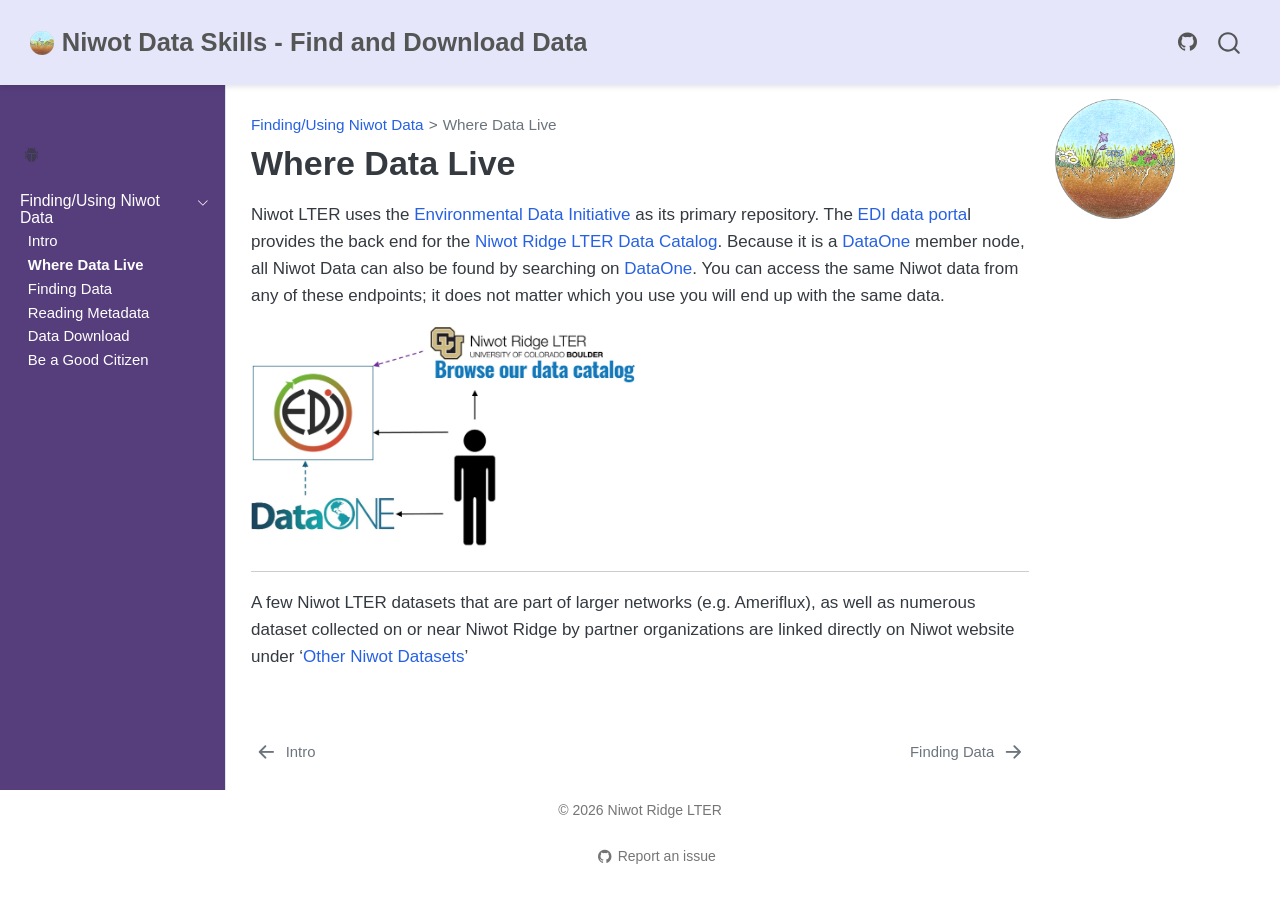
<file: docs/FIND_where_data_live.html>
<!DOCTYPE html>
<html xmlns="http://www.w3.org/1999/xhtml" lang="en" xml:lang="en"><head>

<meta charset="utf-8">
<meta name="generator" content="quarto-1.5.45">

<meta name="viewport" content="width=device-width, initial-scale=1.0, user-scalable=yes">


<title>Where Data Live – Niwot Data Skills - Find and Download Data</title>
<style>
code{white-space: pre-wrap;}
span.smallcaps{font-variant: small-caps;}
div.columns{display: flex; gap: min(4vw, 1.5em);}
div.column{flex: auto; overflow-x: auto;}
div.hanging-indent{margin-left: 1.5em; text-indent: -1.5em;}
ul.task-list{list-style: none;}
ul.task-list li input[type="checkbox"] {
  width: 0.8em;
  margin: 0 0.8em 0.2em -1em; /* quarto-specific, see https://github.com/quarto-dev/quarto-cli/issues/4556 */ 
  vertical-align: middle;
}
</style>


<script src="site_libs/quarto-nav/quarto-nav.js"></script>
<script src="site_libs/quarto-nav/headroom.min.js"></script>
<script src="site_libs/clipboard/clipboard.min.js"></script>
<script src="site_libs/quarto-search/autocomplete.umd.js"></script>
<script src="site_libs/quarto-search/fuse.min.js"></script>
<script src="site_libs/quarto-search/quarto-search.js"></script>
<meta name="quarto:offset" content="./">
<link href="./FIND_finding_data.html" rel="next">
<link href="./index.html" rel="prev">
<script src="site_libs/quarto-html/quarto.js"></script>
<script src="site_libs/quarto-html/popper.min.js"></script>
<script src="site_libs/quarto-html/tippy.umd.min.js"></script>
<script src="site_libs/quarto-html/anchor.min.js"></script>
<link href="site_libs/quarto-html/tippy.css" rel="stylesheet">
<link href="site_libs/quarto-html/quarto-syntax-highlighting.css" rel="stylesheet" id="quarto-text-highlighting-styles">
<script src="site_libs/bootstrap/bootstrap.min.js"></script>
<link href="site_libs/bootstrap/bootstrap-icons.css" rel="stylesheet">
<link href="site_libs/bootstrap/bootstrap.min.css" rel="stylesheet" id="quarto-bootstrap" data-mode="light">
<script id="quarto-search-options" type="application/json">{
  "location": "navbar",
  "copy-button": false,
  "collapse-after": 3,
  "panel-placement": "end",
  "type": "overlay",
  "limit": 50,
  "keyboard-shortcut": [
    "f",
    "/",
    "s"
  ],
  "show-item-context": false,
  "language": {
    "search-no-results-text": "No results",
    "search-matching-documents-text": "matching documents",
    "search-copy-link-title": "Copy link to search",
    "search-hide-matches-text": "Hide additional matches",
    "search-more-match-text": "more match in this document",
    "search-more-matches-text": "more matches in this document",
    "search-clear-button-title": "Clear",
    "search-text-placeholder": "",
    "search-detached-cancel-button-title": "Cancel",
    "search-submit-button-title": "Submit",
    "search-label": "Search"
  }
}</script>
<script async="" src="https://www.googletagmanager.com/gtag/js?id=G-CW9RMD9SJW"></script>

<script type="text/javascript">

window.dataLayer = window.dataLayer || [];
function gtag(){dataLayer.push(arguments);}
gtag('js', new Date());
gtag('config', 'G-CW9RMD9SJW', { 'anonymize_ip': true});
</script>
<style>html{ scroll-behavior: smooth; }</style>


<link rel="stylesheet" href="styles.css">
</head>

<body class="nav-sidebar docked nav-fixed">

<div id="quarto-search-results"></div>
  <header id="quarto-header" class="headroom fixed-top">
    <nav class="navbar navbar-expand-lg " data-bs-theme="dark">
      <div class="navbar-container container-fluid">
      <div class="navbar-brand-container mx-auto">
    <a href="./index.html" class="navbar-brand navbar-brand-logo">
    <img src="./figures/Tundra_NoShrub_icon2.png" alt="" class="navbar-logo">
    </a>
    <a class="navbar-brand" href="./index.html">
    <span class="navbar-title">Niwot Data Skills - Find and Download Data</span>
    </a>
  </div>
            <div id="quarto-search" class="" title="Search"></div>
          <button class="navbar-toggler" type="button" data-bs-toggle="collapse" data-bs-target="#navbarCollapse" aria-controls="navbarCollapse" role="menu" aria-expanded="false" aria-label="Toggle navigation" onclick="if (window.quartoToggleHeadroom) { window.quartoToggleHeadroom(); }">
  <span class="navbar-toggler-icon"></span>
</button>
          <div class="collapse navbar-collapse" id="navbarCollapse">
            <ul class="navbar-nav navbar-nav-scroll ms-auto">
  <li class="nav-item compact">
    <a class="nav-link" href="https://github.com/NWTlter/NWT_Data_Skills_Find_And_Download"> <i class="bi bi-github" role="img">
</i> 
<span class="menu-text"></span></a>
  </li>  
</ul>
          </div> <!-- /navcollapse -->
            <div class="quarto-navbar-tools">
</div>
      </div> <!-- /container-fluid -->
    </nav>
  <nav class="quarto-secondary-nav">
    <div class="container-fluid d-flex">
      <button type="button" class="quarto-btn-toggle btn" data-bs-toggle="collapse" role="button" data-bs-target=".quarto-sidebar-collapse-item" aria-controls="quarto-sidebar" aria-expanded="false" aria-label="Toggle sidebar navigation" onclick="if (window.quartoToggleHeadroom) { window.quartoToggleHeadroom(); }">
        <i class="bi bi-layout-text-sidebar-reverse"></i>
      </button>
        <nav class="quarto-page-breadcrumbs" aria-label="breadcrumb"><ol class="breadcrumb"><li class="breadcrumb-item"><a href="./index.html">Finding/Using Niwot Data</a></li><li class="breadcrumb-item"><a href="./FIND_where_data_live.html">Where Data Live</a></li></ol></nav>
        <a class="flex-grow-1" role="navigation" data-bs-toggle="collapse" data-bs-target=".quarto-sidebar-collapse-item" aria-controls="quarto-sidebar" aria-expanded="false" aria-label="Toggle sidebar navigation" onclick="if (window.quartoToggleHeadroom) { window.quartoToggleHeadroom(); }">      
        </a>
      <button type="button" class="btn quarto-search-button" aria-label="Search" onclick="window.quartoOpenSearch();">
        <i class="bi bi-search"></i>
      </button>
    </div>
  </nav>
</header>
<!-- content -->
<div id="quarto-content" class="quarto-container page-columns page-rows-contents page-layout-article page-navbar">
<!-- sidebar -->
  <nav id="quarto-sidebar" class="sidebar collapse collapse-horizontal quarto-sidebar-collapse-item sidebar-navigation docked overflow-auto">
        <div class="mt-2 flex-shrink-0 align-items-center">
        <div class="sidebar-search">
        <div id="quarto-search" class="" title="Search"></div>
        </div>
        </div>
        <div class="sidebar-tools-collapse">
    <a href="https://github.com/NWTlter/NWT_Data_Skills_Find_And_Download/issues/new" title="Report an issue" class="quarto-navigation-tool px-1" aria-label="Report an issue"><i class="bi bi-bug-fill"></i></a>
</div>
    <div class="sidebar-menu-container"> 
    <ul class="list-unstyled mt-1">
        <li class="sidebar-item sidebar-item-section">
      <div class="sidebar-item-container"> 
            <a class="sidebar-item-text sidebar-link text-start" data-bs-toggle="collapse" data-bs-target="#quarto-sidebar-section-1" role="navigation" aria-expanded="true">
 <span class="menu-text">Finding/Using Niwot Data</span></a>
          <a class="sidebar-item-toggle text-start" data-bs-toggle="collapse" data-bs-target="#quarto-sidebar-section-1" role="navigation" aria-expanded="true" aria-label="Toggle section">
            <i class="bi bi-chevron-right ms-2"></i>
          </a> 
      </div>
      <ul id="quarto-sidebar-section-1" class="collapse list-unstyled sidebar-section depth1 show">  
          <li class="sidebar-item">
  <div class="sidebar-item-container"> 
  <a href="./index.html" class="sidebar-item-text sidebar-link">
 <span class="menu-text">Intro</span></a>
  </div>
</li>
          <li class="sidebar-item">
  <div class="sidebar-item-container"> 
  <a href="./FIND_where_data_live.html" class="sidebar-item-text sidebar-link active">
 <span class="menu-text">Where Data Live</span></a>
  </div>
</li>
          <li class="sidebar-item">
  <div class="sidebar-item-container"> 
  <a href="./FIND_finding_data.html" class="sidebar-item-text sidebar-link">
 <span class="menu-text">Finding Data</span></a>
  </div>
</li>
          <li class="sidebar-item">
  <div class="sidebar-item-container"> 
  <a href="./FIND_reading_metadata.html" class="sidebar-item-text sidebar-link">
 <span class="menu-text">Reading Metadata</span></a>
  </div>
</li>
          <li class="sidebar-item">
  <div class="sidebar-item-container"> 
  <a href="./FIND_data_download.html" class="sidebar-item-text sidebar-link">
 <span class="menu-text">Data Download</span></a>
  </div>
</li>
          <li class="sidebar-item">
  <div class="sidebar-item-container"> 
  <a href="./FIND_be_a_good_citizen.html" class="sidebar-item-text sidebar-link">
 <span class="menu-text">Be a Good Citizen</span></a>
  </div>
</li>
      </ul>
  </li>
    </ul>
    </div>
</nav>
<div id="quarto-sidebar-glass" class="quarto-sidebar-collapse-item" data-bs-toggle="collapse" data-bs-target=".quarto-sidebar-collapse-item"></div>
<!-- margin-sidebar -->
    <div id="quarto-margin-sidebar" class="sidebar margin-sidebar">
        
    <div class="quarto-margin-footer"><div class="margin-footer-item">
<p><img src="figures/Tundra_NoShrub_icon2.png" class="img-fluid" style="width:60.0%"></p>
</div></div></div>
<!-- main -->
<main class="content" id="quarto-document-content">

<header id="title-block-header" class="quarto-title-block default"><nav class="quarto-page-breadcrumbs quarto-title-breadcrumbs d-none d-lg-block" aria-label="breadcrumb"><ol class="breadcrumb"><li class="breadcrumb-item"><a href="./index.html">Finding/Using Niwot Data</a></li><li class="breadcrumb-item"><a href="./FIND_where_data_live.html">Where Data Live</a></li></ol></nav>
<div class="quarto-title">
<h1 class="title">Where Data Live</h1>
</div>



<div class="quarto-title-meta">

    
  
    
  </div>
  


</header>


<p>Niwot LTER uses the <a href="https://edirepository.org/">Environmental Data Initiative</a> as its primary repository. The <a href="https://portal.edirepository.org/nis/home.jsp">EDI data porta</a>l provides the back end for the <a href="https://nwt.lternet.edu/data-catalog">Niwot Ridge LTER Data Catalog</a>. Because it is a <a href="https://www.dataone.org/">DataOne</a> member node, all Niwot Data can also be found by searching on <a href="https://search.dataone.org/data">DataOne</a>. You can access the same Niwot data from any of these endpoints; it does not matter which you use you will end up with the same data.</p>
<p><img src="figures/catalogs_overview.jpg" class="img-fluid" style="width:50.0%"></p>
<hr>
<p>A few Niwot LTER datasets that are part of larger networks (e.g.&nbsp;Ameriflux), as well as numerous dataset collected on or near Niwot Ridge by partner organizations are linked directly on Niwot website under ‘<a href="https://nwt.lternet.edu/other-niwot-datasets">Other Niwot Datasets</a>’</p>



</main> <!-- /main -->
<script id="quarto-html-after-body" type="application/javascript">
window.document.addEventListener("DOMContentLoaded", function (event) {
  const toggleBodyColorMode = (bsSheetEl) => {
    const mode = bsSheetEl.getAttribute("data-mode");
    const bodyEl = window.document.querySelector("body");
    if (mode === "dark") {
      bodyEl.classList.add("quarto-dark");
      bodyEl.classList.remove("quarto-light");
    } else {
      bodyEl.classList.add("quarto-light");
      bodyEl.classList.remove("quarto-dark");
    }
  }
  const toggleBodyColorPrimary = () => {
    const bsSheetEl = window.document.querySelector("link#quarto-bootstrap");
    if (bsSheetEl) {
      toggleBodyColorMode(bsSheetEl);
    }
  }
  toggleBodyColorPrimary();  
  const icon = "";
  const anchorJS = new window.AnchorJS();
  anchorJS.options = {
    placement: 'right',
    icon: icon
  };
  anchorJS.add('.anchored');
  const isCodeAnnotation = (el) => {
    for (const clz of el.classList) {
      if (clz.startsWith('code-annotation-')) {                     
        return true;
      }
    }
    return false;
  }
  const onCopySuccess = function(e) {
    // button target
    const button = e.trigger;
    // don't keep focus
    button.blur();
    // flash "checked"
    button.classList.add('code-copy-button-checked');
    var currentTitle = button.getAttribute("title");
    button.setAttribute("title", "Copied!");
    let tooltip;
    if (window.bootstrap) {
      button.setAttribute("data-bs-toggle", "tooltip");
      button.setAttribute("data-bs-placement", "left");
      button.setAttribute("data-bs-title", "Copied!");
      tooltip = new bootstrap.Tooltip(button, 
        { trigger: "manual", 
          customClass: "code-copy-button-tooltip",
          offset: [0, -8]});
      tooltip.show();    
    }
    setTimeout(function() {
      if (tooltip) {
        tooltip.hide();
        button.removeAttribute("data-bs-title");
        button.removeAttribute("data-bs-toggle");
        button.removeAttribute("data-bs-placement");
      }
      button.setAttribute("title", currentTitle);
      button.classList.remove('code-copy-button-checked');
    }, 1000);
    // clear code selection
    e.clearSelection();
  }
  const getTextToCopy = function(trigger) {
      const codeEl = trigger.previousElementSibling.cloneNode(true);
      for (const childEl of codeEl.children) {
        if (isCodeAnnotation(childEl)) {
          childEl.remove();
        }
      }
      return codeEl.innerText;
  }
  const clipboard = new window.ClipboardJS('.code-copy-button:not([data-in-quarto-modal])', {
    text: getTextToCopy
  });
  clipboard.on('success', onCopySuccess);
  if (window.document.getElementById('quarto-embedded-source-code-modal')) {
    // For code content inside modals, clipBoardJS needs to be initialized with a container option
    // TODO: Check when it could be a function (https://github.com/zenorocha/clipboard.js/issues/860)
    const clipboardModal = new window.ClipboardJS('.code-copy-button[data-in-quarto-modal]', {
      text: getTextToCopy,
      container: window.document.getElementById('quarto-embedded-source-code-modal')
    });
    clipboardModal.on('success', onCopySuccess);
  }
    var localhostRegex = new RegExp(/^(?:http|https):\/\/localhost\:?[0-9]*\//);
    var mailtoRegex = new RegExp(/^mailto:/);
      var filterRegex = new RegExp('/' + window.location.host + '/');
    var isInternal = (href) => {
        return filterRegex.test(href) || localhostRegex.test(href) || mailtoRegex.test(href);
    }
    // Inspect non-navigation links and adorn them if external
 	var links = window.document.querySelectorAll('a[href]:not(.nav-link):not(.navbar-brand):not(.toc-action):not(.sidebar-link):not(.sidebar-item-toggle):not(.pagination-link):not(.no-external):not([aria-hidden]):not(.dropdown-item):not(.quarto-navigation-tool):not(.about-link)');
    for (var i=0; i<links.length; i++) {
      const link = links[i];
      if (!isInternal(link.href)) {
        // undo the damage that might have been done by quarto-nav.js in the case of
        // links that we want to consider external
        if (link.dataset.originalHref !== undefined) {
          link.href = link.dataset.originalHref;
        }
      }
    }
  function tippyHover(el, contentFn, onTriggerFn, onUntriggerFn) {
    const config = {
      allowHTML: true,
      maxWidth: 500,
      delay: 100,
      arrow: false,
      appendTo: function(el) {
          return el.parentElement;
      },
      interactive: true,
      interactiveBorder: 10,
      theme: 'quarto',
      placement: 'bottom-start',
    };
    if (contentFn) {
      config.content = contentFn;
    }
    if (onTriggerFn) {
      config.onTrigger = onTriggerFn;
    }
    if (onUntriggerFn) {
      config.onUntrigger = onUntriggerFn;
    }
    window.tippy(el, config); 
  }
  const noterefs = window.document.querySelectorAll('a[role="doc-noteref"]');
  for (var i=0; i<noterefs.length; i++) {
    const ref = noterefs[i];
    tippyHover(ref, function() {
      // use id or data attribute instead here
      let href = ref.getAttribute('data-footnote-href') || ref.getAttribute('href');
      try { href = new URL(href).hash; } catch {}
      const id = href.replace(/^#\/?/, "");
      const note = window.document.getElementById(id);
      if (note) {
        return note.innerHTML;
      } else {
        return "";
      }
    });
  }
  const xrefs = window.document.querySelectorAll('a.quarto-xref');
  const processXRef = (id, note) => {
    // Strip column container classes
    const stripColumnClz = (el) => {
      el.classList.remove("page-full", "page-columns");
      if (el.children) {
        for (const child of el.children) {
          stripColumnClz(child);
        }
      }
    }
    stripColumnClz(note)
    if (id === null || id.startsWith('sec-')) {
      // Special case sections, only their first couple elements
      const container = document.createElement("div");
      if (note.children && note.children.length > 2) {
        container.appendChild(note.children[0].cloneNode(true));
        for (let i = 1; i < note.children.length; i++) {
          const child = note.children[i];
          if (child.tagName === "P" && child.innerText === "") {
            continue;
          } else {
            container.appendChild(child.cloneNode(true));
            break;
          }
        }
        if (window.Quarto?.typesetMath) {
          window.Quarto.typesetMath(container);
        }
        return container.innerHTML
      } else {
        if (window.Quarto?.typesetMath) {
          window.Quarto.typesetMath(note);
        }
        return note.innerHTML;
      }
    } else {
      // Remove any anchor links if they are present
      const anchorLink = note.querySelector('a.anchorjs-link');
      if (anchorLink) {
        anchorLink.remove();
      }
      if (window.Quarto?.typesetMath) {
        window.Quarto.typesetMath(note);
      }
      // TODO in 1.5, we should make sure this works without a callout special case
      if (note.classList.contains("callout")) {
        return note.outerHTML;
      } else {
        return note.innerHTML;
      }
    }
  }
  for (var i=0; i<xrefs.length; i++) {
    const xref = xrefs[i];
    tippyHover(xref, undefined, function(instance) {
      instance.disable();
      let url = xref.getAttribute('href');
      let hash = undefined; 
      if (url.startsWith('#')) {
        hash = url;
      } else {
        try { hash = new URL(url).hash; } catch {}
      }
      if (hash) {
        const id = hash.replace(/^#\/?/, "");
        const note = window.document.getElementById(id);
        if (note !== null) {
          try {
            const html = processXRef(id, note.cloneNode(true));
            instance.setContent(html);
          } finally {
            instance.enable();
            instance.show();
          }
        } else {
          // See if we can fetch this
          fetch(url.split('#')[0])
          .then(res => res.text())
          .then(html => {
            const parser = new DOMParser();
            const htmlDoc = parser.parseFromString(html, "text/html");
            const note = htmlDoc.getElementById(id);
            if (note !== null) {
              const html = processXRef(id, note);
              instance.setContent(html);
            } 
          }).finally(() => {
            instance.enable();
            instance.show();
          });
        }
      } else {
        // See if we can fetch a full url (with no hash to target)
        // This is a special case and we should probably do some content thinning / targeting
        fetch(url)
        .then(res => res.text())
        .then(html => {
          const parser = new DOMParser();
          const htmlDoc = parser.parseFromString(html, "text/html");
          const note = htmlDoc.querySelector('main.content');
          if (note !== null) {
            // This should only happen for chapter cross references
            // (since there is no id in the URL)
            // remove the first header
            if (note.children.length > 0 && note.children[0].tagName === "HEADER") {
              note.children[0].remove();
            }
            const html = processXRef(null, note);
            instance.setContent(html);
          } 
        }).finally(() => {
          instance.enable();
          instance.show();
        });
      }
    }, function(instance) {
    });
  }
      let selectedAnnoteEl;
      const selectorForAnnotation = ( cell, annotation) => {
        let cellAttr = 'data-code-cell="' + cell + '"';
        let lineAttr = 'data-code-annotation="' +  annotation + '"';
        const selector = 'span[' + cellAttr + '][' + lineAttr + ']';
        return selector;
      }
      const selectCodeLines = (annoteEl) => {
        const doc = window.document;
        const targetCell = annoteEl.getAttribute("data-target-cell");
        const targetAnnotation = annoteEl.getAttribute("data-target-annotation");
        const annoteSpan = window.document.querySelector(selectorForAnnotation(targetCell, targetAnnotation));
        const lines = annoteSpan.getAttribute("data-code-lines").split(",");
        const lineIds = lines.map((line) => {
          return targetCell + "-" + line;
        })
        let top = null;
        let height = null;
        let parent = null;
        if (lineIds.length > 0) {
            //compute the position of the single el (top and bottom and make a div)
            const el = window.document.getElementById(lineIds[0]);
            top = el.offsetTop;
            height = el.offsetHeight;
            parent = el.parentElement.parentElement;
          if (lineIds.length > 1) {
            const lastEl = window.document.getElementById(lineIds[lineIds.length - 1]);
            const bottom = lastEl.offsetTop + lastEl.offsetHeight;
            height = bottom - top;
          }
          if (top !== null && height !== null && parent !== null) {
            // cook up a div (if necessary) and position it 
            let div = window.document.getElementById("code-annotation-line-highlight");
            if (div === null) {
              div = window.document.createElement("div");
              div.setAttribute("id", "code-annotation-line-highlight");
              div.style.position = 'absolute';
              parent.appendChild(div);
            }
            div.style.top = top - 2 + "px";
            div.style.height = height + 4 + "px";
            div.style.left = 0;
            let gutterDiv = window.document.getElementById("code-annotation-line-highlight-gutter");
            if (gutterDiv === null) {
              gutterDiv = window.document.createElement("div");
              gutterDiv.setAttribute("id", "code-annotation-line-highlight-gutter");
              gutterDiv.style.position = 'absolute';
              const codeCell = window.document.getElementById(targetCell);
              const gutter = codeCell.querySelector('.code-annotation-gutter');
              gutter.appendChild(gutterDiv);
            }
            gutterDiv.style.top = top - 2 + "px";
            gutterDiv.style.height = height + 4 + "px";
          }
          selectedAnnoteEl = annoteEl;
        }
      };
      const unselectCodeLines = () => {
        const elementsIds = ["code-annotation-line-highlight", "code-annotation-line-highlight-gutter"];
        elementsIds.forEach((elId) => {
          const div = window.document.getElementById(elId);
          if (div) {
            div.remove();
          }
        });
        selectedAnnoteEl = undefined;
      };
        // Handle positioning of the toggle
    window.addEventListener(
      "resize",
      throttle(() => {
        elRect = undefined;
        if (selectedAnnoteEl) {
          selectCodeLines(selectedAnnoteEl);
        }
      }, 10)
    );
    function throttle(fn, ms) {
    let throttle = false;
    let timer;
      return (...args) => {
        if(!throttle) { // first call gets through
            fn.apply(this, args);
            throttle = true;
        } else { // all the others get throttled
            if(timer) clearTimeout(timer); // cancel #2
            timer = setTimeout(() => {
              fn.apply(this, args);
              timer = throttle = false;
            }, ms);
        }
      };
    }
      // Attach click handler to the DT
      const annoteDls = window.document.querySelectorAll('dt[data-target-cell]');
      for (const annoteDlNode of annoteDls) {
        annoteDlNode.addEventListener('click', (event) => {
          const clickedEl = event.target;
          if (clickedEl !== selectedAnnoteEl) {
            unselectCodeLines();
            const activeEl = window.document.querySelector('dt[data-target-cell].code-annotation-active');
            if (activeEl) {
              activeEl.classList.remove('code-annotation-active');
            }
            selectCodeLines(clickedEl);
            clickedEl.classList.add('code-annotation-active');
          } else {
            // Unselect the line
            unselectCodeLines();
            clickedEl.classList.remove('code-annotation-active');
          }
        });
      }
  const findCites = (el) => {
    const parentEl = el.parentElement;
    if (parentEl) {
      const cites = parentEl.dataset.cites;
      if (cites) {
        return {
          el,
          cites: cites.split(' ')
        };
      } else {
        return findCites(el.parentElement)
      }
    } else {
      return undefined;
    }
  };
  var bibliorefs = window.document.querySelectorAll('a[role="doc-biblioref"]');
  for (var i=0; i<bibliorefs.length; i++) {
    const ref = bibliorefs[i];
    const citeInfo = findCites(ref);
    if (citeInfo) {
      tippyHover(citeInfo.el, function() {
        var popup = window.document.createElement('div');
        citeInfo.cites.forEach(function(cite) {
          var citeDiv = window.document.createElement('div');
          citeDiv.classList.add('hanging-indent');
          citeDiv.classList.add('csl-entry');
          var biblioDiv = window.document.getElementById('ref-' + cite);
          if (biblioDiv) {
            citeDiv.innerHTML = biblioDiv.innerHTML;
          }
          popup.appendChild(citeDiv);
        });
        return popup.innerHTML;
      });
    }
  }
});
</script>
<nav class="page-navigation">
  <div class="nav-page nav-page-previous">
      <a href="./index.html" class="pagination-link" aria-label="Intro">
        <i class="bi bi-arrow-left-short"></i> <span class="nav-page-text">Intro</span>
      </a>          
  </div>
  <div class="nav-page nav-page-next">
      <a href="./FIND_finding_data.html" class="pagination-link" aria-label="Finding Data">
        <span class="nav-page-text">Finding Data</span> <i class="bi bi-arrow-right-short"></i>
      </a>
  </div>
</nav>
</div> <!-- /content -->
<footer class="footer">
  <div class="nav-footer">
    <div class="nav-footer-left">
      &nbsp;
    </div>   
    <div class="nav-footer-center">
<p>© 2026 Niwot Ridge LTER</p>
<div class="toc-actions"><ul><li><a href="https://github.com/NWTlter/NWT_Data_Skills_Find_And_Download/issues/new" class="toc-action"><i class="bi bi-github"></i>Report an issue</a></li></ul></div></div>
    <div class="nav-footer-right">
      &nbsp;
    </div>
  </div>
</footer>




<script src="site_libs/quarto-html/zenscroll-min.js"></script>
</body></html>
</file>
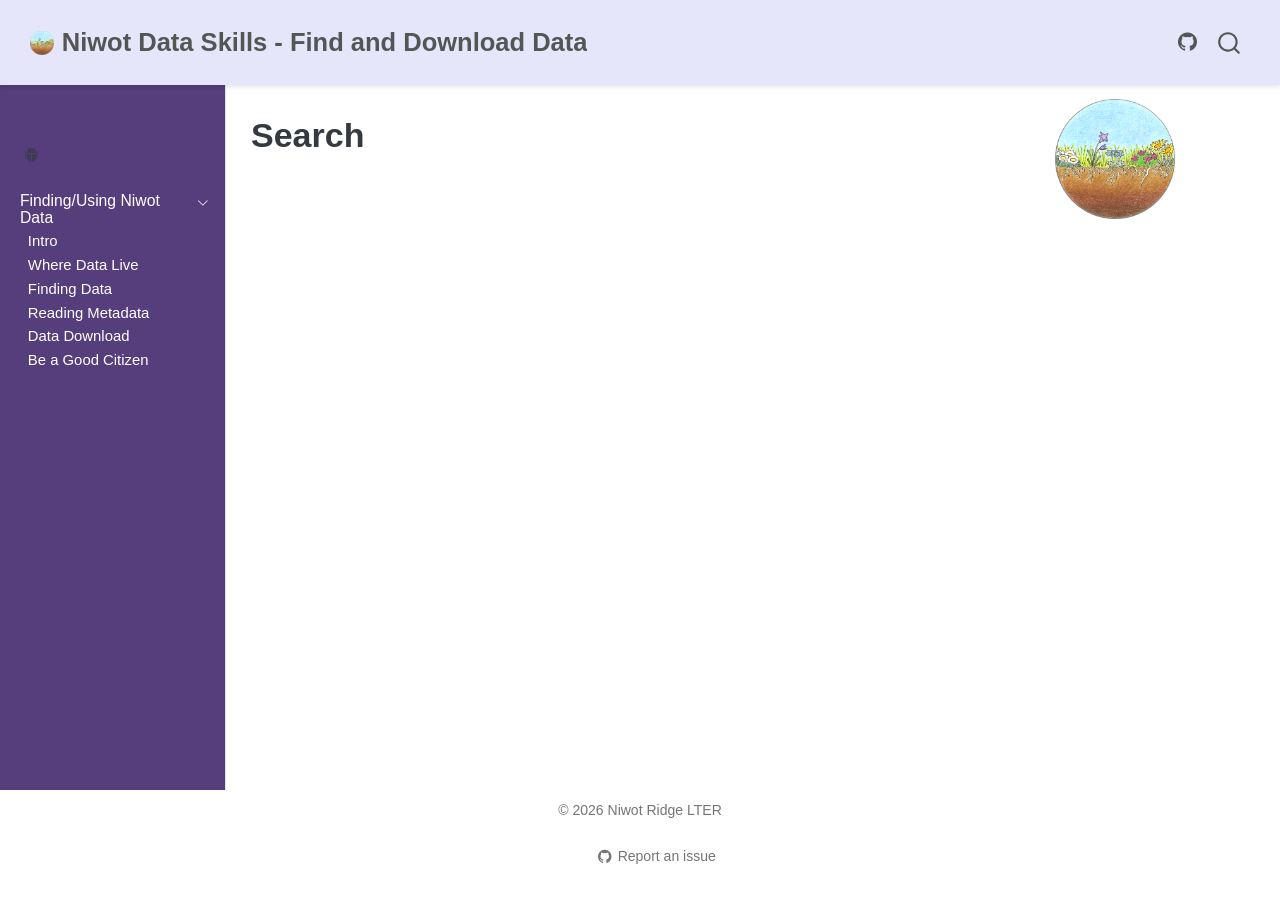
<file: docs/search.html>
<!DOCTYPE html>
<html xmlns="http://www.w3.org/1999/xhtml" lang="en" xml:lang="en"><head>

<meta charset="utf-8">
<meta name="generator" content="quarto-1.5.45">

<meta name="viewport" content="width=device-width, initial-scale=1.0, user-scalable=yes">


<title>Search – Niwot Data Skills - Find and Download Data</title>
<style>
code{white-space: pre-wrap;}
span.smallcaps{font-variant: small-caps;}
div.columns{display: flex; gap: min(4vw, 1.5em);}
div.column{flex: auto; overflow-x: auto;}
div.hanging-indent{margin-left: 1.5em; text-indent: -1.5em;}
ul.task-list{list-style: none;}
ul.task-list li input[type="checkbox"] {
  width: 0.8em;
  margin: 0 0.8em 0.2em -1em; /* quarto-specific, see https://github.com/quarto-dev/quarto-cli/issues/4556 */ 
  vertical-align: middle;
}
</style>


<script src="site_libs/quarto-nav/quarto-nav.js"></script>
<script src="site_libs/quarto-nav/headroom.min.js"></script>
<script src="site_libs/clipboard/clipboard.min.js"></script>
<script src="site_libs/quarto-search/autocomplete.umd.js"></script>
<script src="site_libs/quarto-search/fuse.min.js"></script>
<script src="site_libs/quarto-search/quarto-search.js"></script>
<meta name="quarto:offset" content="./">
<script src="site_libs/quarto-html/quarto.js"></script>
<script src="site_libs/quarto-html/popper.min.js"></script>
<script src="site_libs/quarto-html/tippy.umd.min.js"></script>
<script src="site_libs/quarto-html/anchor.min.js"></script>
<link href="site_libs/quarto-html/tippy.css" rel="stylesheet">
<link href="site_libs/quarto-html/quarto-syntax-highlighting.css" rel="stylesheet" id="quarto-text-highlighting-styles">
<script src="site_libs/bootstrap/bootstrap.min.js"></script>
<link href="site_libs/bootstrap/bootstrap-icons.css" rel="stylesheet">
<link href="site_libs/bootstrap/bootstrap.min.css" rel="stylesheet" id="quarto-bootstrap" data-mode="light">
<script id="quarto-search-options" type="application/json">{
  "location": "navbar",
  "copy-button": false,
  "collapse-after": 3,
  "panel-placement": "end",
  "type": "overlay",
  "limit": 50,
  "keyboard-shortcut": [
    "f",
    "/",
    "s"
  ],
  "show-item-context": false,
  "language": {
    "search-no-results-text": "No results",
    "search-matching-documents-text": "matching documents",
    "search-copy-link-title": "Copy link to search",
    "search-hide-matches-text": "Hide additional matches",
    "search-more-match-text": "more match in this document",
    "search-more-matches-text": "more matches in this document",
    "search-clear-button-title": "Clear",
    "search-text-placeholder": "",
    "search-detached-cancel-button-title": "Cancel",
    "search-submit-button-title": "Submit",
    "search-label": "Search"
  }
}</script>
<script async="" src="https://www.googletagmanager.com/gtag/js?id=G-CW9RMD9SJW"></script>

<script type="text/javascript">

window.dataLayer = window.dataLayer || [];
function gtag(){dataLayer.push(arguments);}
gtag('js', new Date());
gtag('config', 'G-CW9RMD9SJW', { 'anonymize_ip': true});
</script>
<style>html{ scroll-behavior: smooth; }</style>


<link rel="stylesheet" href="styles.css">
</head>

<body class="nav-sidebar docked nav-fixed">

<div id="quarto-search-results"></div>
  <header id="quarto-header" class="headroom fixed-top">
    <nav class="navbar navbar-expand-lg " data-bs-theme="dark">
      <div class="navbar-container container-fluid">
      <div class="navbar-brand-container mx-auto">
    <a href="./index.html" class="navbar-brand navbar-brand-logo">
    <img src="./figures/Tundra_NoShrub_icon2.png" alt="" class="navbar-logo">
    </a>
    <a class="navbar-brand" href="./index.html">
    <span class="navbar-title">Niwot Data Skills - Find and Download Data</span>
    </a>
  </div>
            <div id="quarto-search" class="" title="Search"></div>
          <button class="navbar-toggler" type="button" data-bs-toggle="collapse" data-bs-target="#navbarCollapse" aria-controls="navbarCollapse" role="menu" aria-expanded="false" aria-label="Toggle navigation" onclick="if (window.quartoToggleHeadroom) { window.quartoToggleHeadroom(); }">
  <span class="navbar-toggler-icon"></span>
</button>
          <div class="collapse navbar-collapse" id="navbarCollapse">
            <ul class="navbar-nav navbar-nav-scroll ms-auto">
  <li class="nav-item compact">
    <a class="nav-link" href="https://github.com/NWTlter/NWT_Data_Skills_Find_And_Download"> <i class="bi bi-github" role="img">
</i> 
<span class="menu-text"></span></a>
  </li>  
</ul>
          </div> <!-- /navcollapse -->
            <div class="quarto-navbar-tools">
</div>
      </div> <!-- /container-fluid -->
    </nav>
  <nav class="quarto-secondary-nav">
    <div class="container-fluid d-flex">
      <button type="button" class="quarto-btn-toggle btn" data-bs-toggle="collapse" role="button" data-bs-target=".quarto-sidebar-collapse-item" aria-controls="quarto-sidebar" aria-expanded="false" aria-label="Toggle sidebar navigation" onclick="if (window.quartoToggleHeadroom) { window.quartoToggleHeadroom(); }">
        <i class="bi bi-layout-text-sidebar-reverse"></i>
      </button>
        <nav class="quarto-page-breadcrumbs" aria-label="breadcrumb"><ol class="breadcrumb"><li class="breadcrumb-item">Search</li></ol></nav>
        <a class="flex-grow-1" role="navigation" data-bs-toggle="collapse" data-bs-target=".quarto-sidebar-collapse-item" aria-controls="quarto-sidebar" aria-expanded="false" aria-label="Toggle sidebar navigation" onclick="if (window.quartoToggleHeadroom) { window.quartoToggleHeadroom(); }">      
        </a>
      <button type="button" class="btn quarto-search-button" aria-label="Search" onclick="window.quartoOpenSearch();">
        <i class="bi bi-search"></i>
      </button>
    </div>
  </nav>
</header>
<!-- content -->
<div id="quarto-content" class="quarto-container page-columns page-rows-contents page-layout-article page-navbar">
<!-- sidebar -->
  <nav id="quarto-sidebar" class="sidebar collapse collapse-horizontal quarto-sidebar-collapse-item sidebar-navigation docked overflow-auto">
        <div class="mt-2 flex-shrink-0 align-items-center">
        <div class="sidebar-search">
        <div id="quarto-search" class="" title="Search"></div>
        </div>
        </div>
        <div class="sidebar-tools-collapse">
    <a href="https://github.com/NWTlter/NWT_Data_Skills_Find_And_Download/issues/new" title="Report an issue" class="quarto-navigation-tool px-1" aria-label="Report an issue"><i class="bi bi-bug-fill"></i></a>
</div>
    <div class="sidebar-menu-container"> 
    <ul class="list-unstyled mt-1">
        <li class="sidebar-item sidebar-item-section">
      <div class="sidebar-item-container"> 
            <a class="sidebar-item-text sidebar-link text-start" data-bs-toggle="collapse" data-bs-target="#quarto-sidebar-section-1" role="navigation" aria-expanded="true">
 <span class="menu-text">Finding/Using Niwot Data</span></a>
          <a class="sidebar-item-toggle text-start" data-bs-toggle="collapse" data-bs-target="#quarto-sidebar-section-1" role="navigation" aria-expanded="true" aria-label="Toggle section">
            <i class="bi bi-chevron-right ms-2"></i>
          </a> 
      </div>
      <ul id="quarto-sidebar-section-1" class="collapse list-unstyled sidebar-section depth1 show">  
          <li class="sidebar-item">
  <div class="sidebar-item-container"> 
  <a href="./index.html" class="sidebar-item-text sidebar-link">
 <span class="menu-text">Intro</span></a>
  </div>
</li>
          <li class="sidebar-item">
  <div class="sidebar-item-container"> 
  <a href="./FIND_where_data_live.html" class="sidebar-item-text sidebar-link">
 <span class="menu-text">Where Data Live</span></a>
  </div>
</li>
          <li class="sidebar-item">
  <div class="sidebar-item-container"> 
  <a href="./FIND_finding_data.html" class="sidebar-item-text sidebar-link">
 <span class="menu-text">Finding Data</span></a>
  </div>
</li>
          <li class="sidebar-item">
  <div class="sidebar-item-container"> 
  <a href="./FIND_reading_metadata.html" class="sidebar-item-text sidebar-link">
 <span class="menu-text">Reading Metadata</span></a>
  </div>
</li>
          <li class="sidebar-item">
  <div class="sidebar-item-container"> 
  <a href="./FIND_data_download.html" class="sidebar-item-text sidebar-link">
 <span class="menu-text">Data Download</span></a>
  </div>
</li>
          <li class="sidebar-item">
  <div class="sidebar-item-container"> 
  <a href="./FIND_be_a_good_citizen.html" class="sidebar-item-text sidebar-link">
 <span class="menu-text">Be a Good Citizen</span></a>
  </div>
</li>
      </ul>
  </li>
    </ul>
    </div>
</nav>
<div id="quarto-sidebar-glass" class="quarto-sidebar-collapse-item" data-bs-toggle="collapse" data-bs-target=".quarto-sidebar-collapse-item"></div>
<!-- margin-sidebar -->
    <div id="quarto-margin-sidebar" class="sidebar margin-sidebar">
        
    <div class="quarto-margin-footer"><div class="margin-footer-item">
<p><img src="figures/Tundra_NoShrub_icon2.png" class="img-fluid" style="width:60.0%"></p>
</div></div></div>
<!-- main -->
<main class="content" id="quarto-document-content">

<header id="title-block-header" class="quarto-title-block default">
<div class="quarto-title">
<h1 class="title">Search</h1>
</div>



<div class="quarto-title-meta">

    
  
    
  </div>
  


</header>


<div class="search-container">
<div id="quarto-search">

</div>
</div>
<script>
document.addEventListener('DOMContentLoaded', function() {
  const searchElement = document.getElementById('quarto-search');
  if (window.quartoSearchManager) {
    window.quartoSearchManager.init({ 
      searchElement: searchElement,
      lunrOptions: {}, 
      resultsOptions: {}
    });
  }
});
</script>
<style>
.search-container {
  padding: 2rem 0;
}
</style>



</main> <!-- /main -->
<script id="quarto-html-after-body" type="application/javascript">
window.document.addEventListener("DOMContentLoaded", function (event) {
  const toggleBodyColorMode = (bsSheetEl) => {
    const mode = bsSheetEl.getAttribute("data-mode");
    const bodyEl = window.document.querySelector("body");
    if (mode === "dark") {
      bodyEl.classList.add("quarto-dark");
      bodyEl.classList.remove("quarto-light");
    } else {
      bodyEl.classList.add("quarto-light");
      bodyEl.classList.remove("quarto-dark");
    }
  }
  const toggleBodyColorPrimary = () => {
    const bsSheetEl = window.document.querySelector("link#quarto-bootstrap");
    if (bsSheetEl) {
      toggleBodyColorMode(bsSheetEl);
    }
  }
  toggleBodyColorPrimary();  
  const icon = "";
  const anchorJS = new window.AnchorJS();
  anchorJS.options = {
    placement: 'right',
    icon: icon
  };
  anchorJS.add('.anchored');
  const isCodeAnnotation = (el) => {
    for (const clz of el.classList) {
      if (clz.startsWith('code-annotation-')) {                     
        return true;
      }
    }
    return false;
  }
  const onCopySuccess = function(e) {
    // button target
    const button = e.trigger;
    // don't keep focus
    button.blur();
    // flash "checked"
    button.classList.add('code-copy-button-checked');
    var currentTitle = button.getAttribute("title");
    button.setAttribute("title", "Copied!");
    let tooltip;
    if (window.bootstrap) {
      button.setAttribute("data-bs-toggle", "tooltip");
      button.setAttribute("data-bs-placement", "left");
      button.setAttribute("data-bs-title", "Copied!");
      tooltip = new bootstrap.Tooltip(button, 
        { trigger: "manual", 
          customClass: "code-copy-button-tooltip",
          offset: [0, -8]});
      tooltip.show();    
    }
    setTimeout(function() {
      if (tooltip) {
        tooltip.hide();
        button.removeAttribute("data-bs-title");
        button.removeAttribute("data-bs-toggle");
        button.removeAttribute("data-bs-placement");
      }
      button.setAttribute("title", currentTitle);
      button.classList.remove('code-copy-button-checked');
    }, 1000);
    // clear code selection
    e.clearSelection();
  }
  const getTextToCopy = function(trigger) {
      const codeEl = trigger.previousElementSibling.cloneNode(true);
      for (const childEl of codeEl.children) {
        if (isCodeAnnotation(childEl)) {
          childEl.remove();
        }
      }
      return codeEl.innerText;
  }
  const clipboard = new window.ClipboardJS('.code-copy-button:not([data-in-quarto-modal])', {
    text: getTextToCopy
  });
  clipboard.on('success', onCopySuccess);
  if (window.document.getElementById('quarto-embedded-source-code-modal')) {
    // For code content inside modals, clipBoardJS needs to be initialized with a container option
    // TODO: Check when it could be a function (https://github.com/zenorocha/clipboard.js/issues/860)
    const clipboardModal = new window.ClipboardJS('.code-copy-button[data-in-quarto-modal]', {
      text: getTextToCopy,
      container: window.document.getElementById('quarto-embedded-source-code-modal')
    });
    clipboardModal.on('success', onCopySuccess);
  }
    var localhostRegex = new RegExp(/^(?:http|https):\/\/localhost\:?[0-9]*\//);
    var mailtoRegex = new RegExp(/^mailto:/);
      var filterRegex = new RegExp('/' + window.location.host + '/');
    var isInternal = (href) => {
        return filterRegex.test(href) || localhostRegex.test(href) || mailtoRegex.test(href);
    }
    // Inspect non-navigation links and adorn them if external
 	var links = window.document.querySelectorAll('a[href]:not(.nav-link):not(.navbar-brand):not(.toc-action):not(.sidebar-link):not(.sidebar-item-toggle):not(.pagination-link):not(.no-external):not([aria-hidden]):not(.dropdown-item):not(.quarto-navigation-tool):not(.about-link)');
    for (var i=0; i<links.length; i++) {
      const link = links[i];
      if (!isInternal(link.href)) {
        // undo the damage that might have been done by quarto-nav.js in the case of
        // links that we want to consider external
        if (link.dataset.originalHref !== undefined) {
          link.href = link.dataset.originalHref;
        }
      }
    }
  function tippyHover(el, contentFn, onTriggerFn, onUntriggerFn) {
    const config = {
      allowHTML: true,
      maxWidth: 500,
      delay: 100,
      arrow: false,
      appendTo: function(el) {
          return el.parentElement;
      },
      interactive: true,
      interactiveBorder: 10,
      theme: 'quarto',
      placement: 'bottom-start',
    };
    if (contentFn) {
      config.content = contentFn;
    }
    if (onTriggerFn) {
      config.onTrigger = onTriggerFn;
    }
    if (onUntriggerFn) {
      config.onUntrigger = onUntriggerFn;
    }
    window.tippy(el, config); 
  }
  const noterefs = window.document.querySelectorAll('a[role="doc-noteref"]');
  for (var i=0; i<noterefs.length; i++) {
    const ref = noterefs[i];
    tippyHover(ref, function() {
      // use id or data attribute instead here
      let href = ref.getAttribute('data-footnote-href') || ref.getAttribute('href');
      try { href = new URL(href).hash; } catch {}
      const id = href.replace(/^#\/?/, "");
      const note = window.document.getElementById(id);
      if (note) {
        return note.innerHTML;
      } else {
        return "";
      }
    });
  }
  const xrefs = window.document.querySelectorAll('a.quarto-xref');
  const processXRef = (id, note) => {
    // Strip column container classes
    const stripColumnClz = (el) => {
      el.classList.remove("page-full", "page-columns");
      if (el.children) {
        for (const child of el.children) {
          stripColumnClz(child);
        }
      }
    }
    stripColumnClz(note)
    if (id === null || id.startsWith('sec-')) {
      // Special case sections, only their first couple elements
      const container = document.createElement("div");
      if (note.children && note.children.length > 2) {
        container.appendChild(note.children[0].cloneNode(true));
        for (let i = 1; i < note.children.length; i++) {
          const child = note.children[i];
          if (child.tagName === "P" && child.innerText === "") {
            continue;
          } else {
            container.appendChild(child.cloneNode(true));
            break;
          }
        }
        if (window.Quarto?.typesetMath) {
          window.Quarto.typesetMath(container);
        }
        return container.innerHTML
      } else {
        if (window.Quarto?.typesetMath) {
          window.Quarto.typesetMath(note);
        }
        return note.innerHTML;
      }
    } else {
      // Remove any anchor links if they are present
      const anchorLink = note.querySelector('a.anchorjs-link');
      if (anchorLink) {
        anchorLink.remove();
      }
      if (window.Quarto?.typesetMath) {
        window.Quarto.typesetMath(note);
      }
      // TODO in 1.5, we should make sure this works without a callout special case
      if (note.classList.contains("callout")) {
        return note.outerHTML;
      } else {
        return note.innerHTML;
      }
    }
  }
  for (var i=0; i<xrefs.length; i++) {
    const xref = xrefs[i];
    tippyHover(xref, undefined, function(instance) {
      instance.disable();
      let url = xref.getAttribute('href');
      let hash = undefined; 
      if (url.startsWith('#')) {
        hash = url;
      } else {
        try { hash = new URL(url).hash; } catch {}
      }
      if (hash) {
        const id = hash.replace(/^#\/?/, "");
        const note = window.document.getElementById(id);
        if (note !== null) {
          try {
            const html = processXRef(id, note.cloneNode(true));
            instance.setContent(html);
          } finally {
            instance.enable();
            instance.show();
          }
        } else {
          // See if we can fetch this
          fetch(url.split('#')[0])
          .then(res => res.text())
          .then(html => {
            const parser = new DOMParser();
            const htmlDoc = parser.parseFromString(html, "text/html");
            const note = htmlDoc.getElementById(id);
            if (note !== null) {
              const html = processXRef(id, note);
              instance.setContent(html);
            } 
          }).finally(() => {
            instance.enable();
            instance.show();
          });
        }
      } else {
        // See if we can fetch a full url (with no hash to target)
        // This is a special case and we should probably do some content thinning / targeting
        fetch(url)
        .then(res => res.text())
        .then(html => {
          const parser = new DOMParser();
          const htmlDoc = parser.parseFromString(html, "text/html");
          const note = htmlDoc.querySelector('main.content');
          if (note !== null) {
            // This should only happen for chapter cross references
            // (since there is no id in the URL)
            // remove the first header
            if (note.children.length > 0 && note.children[0].tagName === "HEADER") {
              note.children[0].remove();
            }
            const html = processXRef(null, note);
            instance.setContent(html);
          } 
        }).finally(() => {
          instance.enable();
          instance.show();
        });
      }
    }, function(instance) {
    });
  }
      let selectedAnnoteEl;
      const selectorForAnnotation = ( cell, annotation) => {
        let cellAttr = 'data-code-cell="' + cell + '"';
        let lineAttr = 'data-code-annotation="' +  annotation + '"';
        const selector = 'span[' + cellAttr + '][' + lineAttr + ']';
        return selector;
      }
      const selectCodeLines = (annoteEl) => {
        const doc = window.document;
        const targetCell = annoteEl.getAttribute("data-target-cell");
        const targetAnnotation = annoteEl.getAttribute("data-target-annotation");
        const annoteSpan = window.document.querySelector(selectorForAnnotation(targetCell, targetAnnotation));
        const lines = annoteSpan.getAttribute("data-code-lines").split(",");
        const lineIds = lines.map((line) => {
          return targetCell + "-" + line;
        })
        let top = null;
        let height = null;
        let parent = null;
        if (lineIds.length > 0) {
            //compute the position of the single el (top and bottom and make a div)
            const el = window.document.getElementById(lineIds[0]);
            top = el.offsetTop;
            height = el.offsetHeight;
            parent = el.parentElement.parentElement;
          if (lineIds.length > 1) {
            const lastEl = window.document.getElementById(lineIds[lineIds.length - 1]);
            const bottom = lastEl.offsetTop + lastEl.offsetHeight;
            height = bottom - top;
          }
          if (top !== null && height !== null && parent !== null) {
            // cook up a div (if necessary) and position it 
            let div = window.document.getElementById("code-annotation-line-highlight");
            if (div === null) {
              div = window.document.createElement("div");
              div.setAttribute("id", "code-annotation-line-highlight");
              div.style.position = 'absolute';
              parent.appendChild(div);
            }
            div.style.top = top - 2 + "px";
            div.style.height = height + 4 + "px";
            div.style.left = 0;
            let gutterDiv = window.document.getElementById("code-annotation-line-highlight-gutter");
            if (gutterDiv === null) {
              gutterDiv = window.document.createElement("div");
              gutterDiv.setAttribute("id", "code-annotation-line-highlight-gutter");
              gutterDiv.style.position = 'absolute';
              const codeCell = window.document.getElementById(targetCell);
              const gutter = codeCell.querySelector('.code-annotation-gutter');
              gutter.appendChild(gutterDiv);
            }
            gutterDiv.style.top = top - 2 + "px";
            gutterDiv.style.height = height + 4 + "px";
          }
          selectedAnnoteEl = annoteEl;
        }
      };
      const unselectCodeLines = () => {
        const elementsIds = ["code-annotation-line-highlight", "code-annotation-line-highlight-gutter"];
        elementsIds.forEach((elId) => {
          const div = window.document.getElementById(elId);
          if (div) {
            div.remove();
          }
        });
        selectedAnnoteEl = undefined;
      };
        // Handle positioning of the toggle
    window.addEventListener(
      "resize",
      throttle(() => {
        elRect = undefined;
        if (selectedAnnoteEl) {
          selectCodeLines(selectedAnnoteEl);
        }
      }, 10)
    );
    function throttle(fn, ms) {
    let throttle = false;
    let timer;
      return (...args) => {
        if(!throttle) { // first call gets through
            fn.apply(this, args);
            throttle = true;
        } else { // all the others get throttled
            if(timer) clearTimeout(timer); // cancel #2
            timer = setTimeout(() => {
              fn.apply(this, args);
              timer = throttle = false;
            }, ms);
        }
      };
    }
      // Attach click handler to the DT
      const annoteDls = window.document.querySelectorAll('dt[data-target-cell]');
      for (const annoteDlNode of annoteDls) {
        annoteDlNode.addEventListener('click', (event) => {
          const clickedEl = event.target;
          if (clickedEl !== selectedAnnoteEl) {
            unselectCodeLines();
            const activeEl = window.document.querySelector('dt[data-target-cell].code-annotation-active');
            if (activeEl) {
              activeEl.classList.remove('code-annotation-active');
            }
            selectCodeLines(clickedEl);
            clickedEl.classList.add('code-annotation-active');
          } else {
            // Unselect the line
            unselectCodeLines();
            clickedEl.classList.remove('code-annotation-active');
          }
        });
      }
  const findCites = (el) => {
    const parentEl = el.parentElement;
    if (parentEl) {
      const cites = parentEl.dataset.cites;
      if (cites) {
        return {
          el,
          cites: cites.split(' ')
        };
      } else {
        return findCites(el.parentElement)
      }
    } else {
      return undefined;
    }
  };
  var bibliorefs = window.document.querySelectorAll('a[role="doc-biblioref"]');
  for (var i=0; i<bibliorefs.length; i++) {
    const ref = bibliorefs[i];
    const citeInfo = findCites(ref);
    if (citeInfo) {
      tippyHover(citeInfo.el, function() {
        var popup = window.document.createElement('div');
        citeInfo.cites.forEach(function(cite) {
          var citeDiv = window.document.createElement('div');
          citeDiv.classList.add('hanging-indent');
          citeDiv.classList.add('csl-entry');
          var biblioDiv = window.document.getElementById('ref-' + cite);
          if (biblioDiv) {
            citeDiv.innerHTML = biblioDiv.innerHTML;
          }
          popup.appendChild(citeDiv);
        });
        return popup.innerHTML;
      });
    }
  }
});
</script>
</div> <!-- /content -->
<footer class="footer">
  <div class="nav-footer">
    <div class="nav-footer-left">
      &nbsp;
    </div>   
    <div class="nav-footer-center">
<p>© 2026 Niwot Ridge LTER</p>
<div class="toc-actions"><ul><li><a href="https://github.com/NWTlter/NWT_Data_Skills_Find_And_Download/issues/new" class="toc-action"><i class="bi bi-github"></i>Report an issue</a></li></ul></div></div>
    <div class="nav-footer-right">
      &nbsp;
    </div>
  </div>
</footer>




<script src="site_libs/quarto-html/zenscroll-min.js"></script>
</body></html>
</file>
<file: docs/site_libs/quarto-html/tippy.css>
.tippy-box[data-animation=fade][data-state=hidden]{opacity:0}[data-tippy-root]{max-width:calc(100vw - 10px)}.tippy-box{position:relative;background-color:#333;color:#fff;border-radius:4px;font-size:14px;line-height:1.4;white-space:normal;outline:0;transition-property:transform,visibility,opacity}.tippy-box[data-placement^=top]>.tippy-arrow{bottom:0}.tippy-box[data-placement^=top]>.tippy-arrow:before{bottom:-7px;left:0;border-width:8px 8px 0;border-top-color:initial;transform-origin:center top}.tippy-box[data-placement^=bottom]>.tippy-arrow{top:0}.tippy-box[data-placement^=bottom]>.tippy-arrow:before{top:-7px;left:0;border-width:0 8px 8px;border-bottom-color:initial;transform-origin:center bottom}.tippy-box[data-placement^=left]>.tippy-arrow{right:0}.tippy-box[data-placement^=left]>.tippy-arrow:before{border-width:8px 0 8px 8px;border-left-color:initial;right:-7px;transform-origin:center left}.tippy-box[data-placement^=right]>.tippy-arrow{left:0}.tippy-box[data-placement^=right]>.tippy-arrow:before{left:-7px;border-width:8px 8px 8px 0;border-right-color:initial;transform-origin:center right}.tippy-box[data-inertia][data-state=visible]{transition-timing-function:cubic-bezier(.54,1.5,.38,1.11)}.tippy-arrow{width:16px;height:16px;color:#333}.tippy-arrow:before{content:"";position:absolute;border-color:transparent;border-style:solid}.tippy-content{position:relative;padding:5px 9px;z-index:1}
</file>
<file: docs/site_libs/quarto-html/quarto-syntax-highlighting.css>
/* quarto syntax highlight colors */
:root {
  --quarto-hl-ot-color: #003B4F;
  --quarto-hl-at-color: #657422;
  --quarto-hl-ss-color: #20794D;
  --quarto-hl-an-color: #5E5E5E;
  --quarto-hl-fu-color: #4758AB;
  --quarto-hl-st-color: #20794D;
  --quarto-hl-cf-color: #003B4F;
  --quarto-hl-op-color: #5E5E5E;
  --quarto-hl-er-color: #AD0000;
  --quarto-hl-bn-color: #AD0000;
  --quarto-hl-al-color: #AD0000;
  --quarto-hl-va-color: #111111;
  --quarto-hl-bu-color: inherit;
  --quarto-hl-ex-color: inherit;
  --quarto-hl-pp-color: #AD0000;
  --quarto-hl-in-color: #5E5E5E;
  --quarto-hl-vs-color: #20794D;
  --quarto-hl-wa-color: #5E5E5E;
  --quarto-hl-do-color: #5E5E5E;
  --quarto-hl-im-color: #00769E;
  --quarto-hl-ch-color: #20794D;
  --quarto-hl-dt-color: #AD0000;
  --quarto-hl-fl-color: #AD0000;
  --quarto-hl-co-color: #5E5E5E;
  --quarto-hl-cv-color: #5E5E5E;
  --quarto-hl-cn-color: #8f5902;
  --quarto-hl-sc-color: #5E5E5E;
  --quarto-hl-dv-color: #AD0000;
  --quarto-hl-kw-color: #003B4F;
}

/* other quarto variables */
:root {
  --quarto-font-monospace: SFMono-Regular, Menlo, Monaco, Consolas, "Liberation Mono", "Courier New", monospace;
}

pre > code.sourceCode > span {
  color: #003B4F;
}

code span {
  color: #003B4F;
}

code.sourceCode > span {
  color: #003B4F;
}

div.sourceCode,
div.sourceCode pre.sourceCode {
  color: #003B4F;
}

code span.ot {
  color: #003B4F;
  font-style: inherit;
}

code span.at {
  color: #657422;
  font-style: inherit;
}

code span.ss {
  color: #20794D;
  font-style: inherit;
}

code span.an {
  color: #5E5E5E;
  font-style: inherit;
}

code span.fu {
  color: #4758AB;
  font-style: inherit;
}

code span.st {
  color: #20794D;
  font-style: inherit;
}

code span.cf {
  color: #003B4F;
  font-weight: bold;
  font-style: inherit;
}

code span.op {
  color: #5E5E5E;
  font-style: inherit;
}

code span.er {
  color: #AD0000;
  font-style: inherit;
}

code span.bn {
  color: #AD0000;
  font-style: inherit;
}

code span.al {
  color: #AD0000;
  font-style: inherit;
}

code span.va {
  color: #111111;
  font-style: inherit;
}

code span.bu {
  font-style: inherit;
}

code span.ex {
  font-style: inherit;
}

code span.pp {
  color: #AD0000;
  font-style: inherit;
}

code span.in {
  color: #5E5E5E;
  font-style: inherit;
}

code span.vs {
  color: #20794D;
  font-style: inherit;
}

code span.wa {
  color: #5E5E5E;
  font-style: italic;
}

code span.do {
  color: #5E5E5E;
  font-style: italic;
}

code span.im {
  color: #00769E;
  font-style: inherit;
}

code span.ch {
  color: #20794D;
  font-style: inherit;
}

code span.dt {
  color: #AD0000;
  font-style: inherit;
}

code span.fl {
  color: #AD0000;
  font-style: inherit;
}

code span.co {
  color: #5E5E5E;
  font-style: inherit;
}

code span.cv {
  color: #5E5E5E;
  font-style: italic;
}

code span.cn {
  color: #8f5902;
  font-style: inherit;
}

code span.sc {
  color: #5E5E5E;
  font-style: inherit;
}

code span.dv {
  color: #AD0000;
  font-style: inherit;
}

code span.kw {
  color: #003B4F;
  font-weight: bold;
  font-style: inherit;
}

.prevent-inlining {
  content: "</";
}

/*# sourceMappingURL=debc5d5d77c3f9108843748ff7464032.css.map */
</file>
<file: docs/styles.css>
/* Banner styling */
.navbar {
  background-color: #e6e6fa !important; /* Light purple banner */
  padding: 1rem 2rem;
  box-shadow: 0 2px 5px rgba(0,0,0,0.1);
}

.navbar-title {
  font-weight: bold;
  font-size: 1.5rem;
}

/* Left sidebar styling */
.sidebar-navigation {
  background-color: #563d7c !important; /* Dark purple sidebar */
}

.sidebar-item {
  color: white !important;
}

.sidebar-item-text {
  color: white !important;
}

.sidebar-item-container .active {
  color: white !important;
  font-weight: bold;
}

.sidebar-title {
  color: white !important;
}

/* Right sidebar (TOC) styling */
#toc-title {
  font-weight: bold;
  font-size: 1.2rem;
}

/* Remove the image from before the TOC container */
.sidebar-right div#quarto-toc-container::before {
  content: none;
}

/* Add Tundra image after the Report an issue button */
.sidebar-right .sidebar-tools::after {
  content: "";
  display: block;
  background-image: url("figures/Tundra_NoShrub_icon2.png");
  background-size: contain;
  background-repeat: no-repeat;
  background-position: center;
  height: 100px;
  margin: 20px auto 0 auto;
  width: 80%;
}

/* General page styling */
body {
  font-family: 'Open Sans', sans-serif;
  line-height: 1.6;
}

h1, h2, h3 {
  margin-top: 2rem;
  margin-bottom: 1rem;
}

a {
  text-decoration: none;
}

/* Code blocks */
pre {
  border-radius: 4px;
}

/* css styles */
.custom-section {
    background-color: #f0f8ff; /* Light blue */
    padding: 20px;
    border-radius: 10px;
}

/* Demo Easy Wins section styling */
.section-divider {
  border: 0;
  height: 1px;
  background-image: linear-gradient(to right, rgba(0, 0, 0, 0), rgba(0, 0, 0, 0.75), rgba(0, 0, 0, 0));
  margin: 25px 0;
}

.custom-section {
  border-radius: 10px;
  padding: 15px 20px;
  margin-bottom: 20px;
  border-left: 5px solid;
  box-shadow: 0 1px 3px rgba(0,0,0,0.1);
}

/* Ensure headers within custom sections have proper spacing */
.custom-section h5 {
  margin-top: 0;
  margin-bottom: 15px;
}

/* Section-specific colors */
.documentation-section {
  background-color: #e6f7ff;
  border-left-color: #1890ff;
}

.explain-section {
  background-color: #f6ffed;
  border-left-color: #52c41a;
}

.function-section {
  background-color: #fff7e6;
  border-left-color: #fa8c16;
}

.qc-section {
  background-color: #f9f0ff;
  border-left-color: #722ed1;
}

.review-section {
  background-color: #fff2f0;
  border-left-color: #ff4d4f;
}

/* Fix code blocks within custom sections */
.custom-section code {
  background-color: rgba(255, 255, 255, 0.7);
  padding: 2px 4px;
  border-radius: 3px;
}

/* Ensure links have consistent styling */
.custom-section a {
  color: inherit;
  text-decoration: underline;
}

/* Fix the malformed selector by removing the extra quotation mark */
.sidebar-navigation a[href="https://github.com/NWTlter/NWT_Data_Skills_Find_And_Download"] {
  /* styles for the GitHub link in the sidebar */
}

/* Hide the repository URL display at the top of each page */
.quarto-title-meta-heading:contains("Repository") {
  display: none !important;
}

.quarto-title-meta-contents a[href^="https://github.com"] {
  display: none !important;
}

/* Hide the parent div if it only contains the repository info */
.quarto-title-meta-contents a[href^="https://github.com"]:only-child {
  display: none !important;
}

.quarto-title-meta:has(.quarto-title-meta-heading:contains("Repository")) {
  display: none !important;
}

/* Custom color for the Typeaheads section */
.typeaheads-section {
  background-color: #f0fff0; /* Light green background */
  border-left: 5px solid #32cd32; /* Lime green border */
  padding: 15px;
  border-radius: 10px;
  margin-bottom: 20px;
  box-shadow: 0 1px 3px rgba(0, 0, 0, 0.1);
}
</file>
